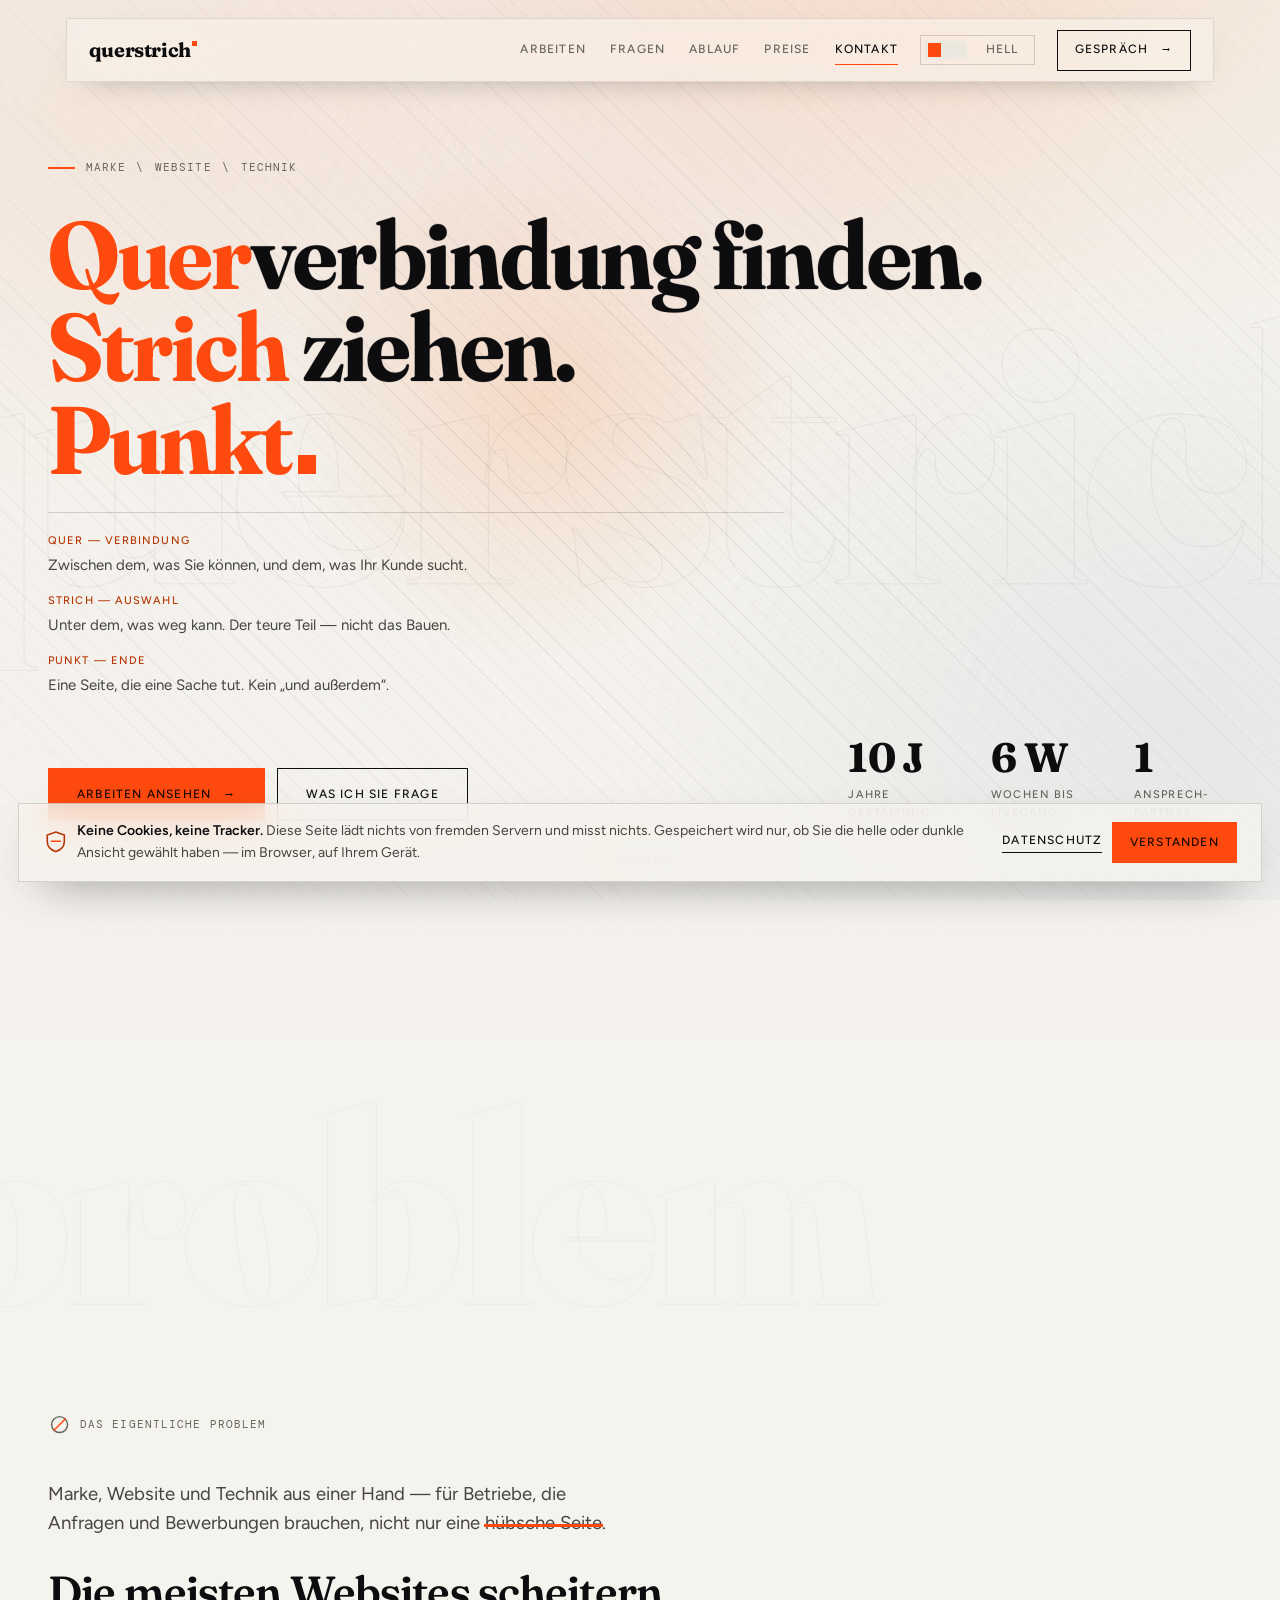
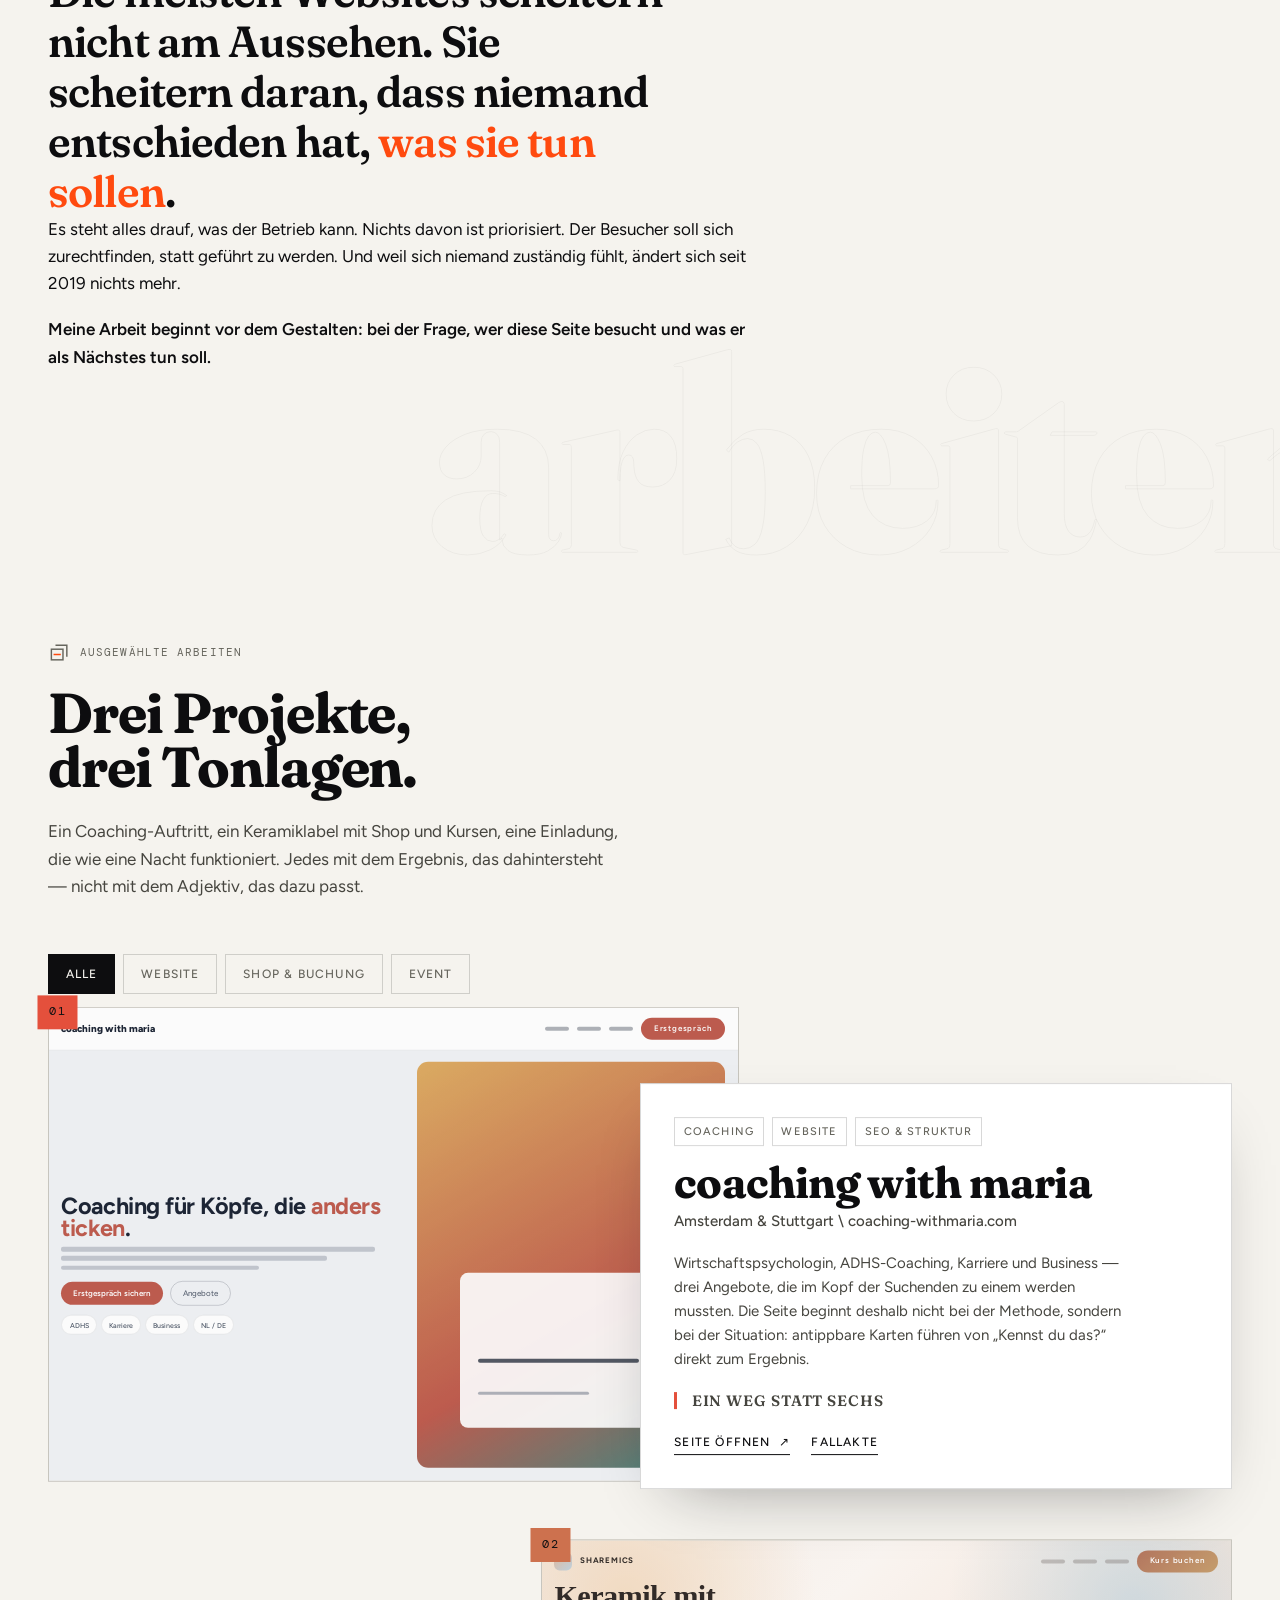
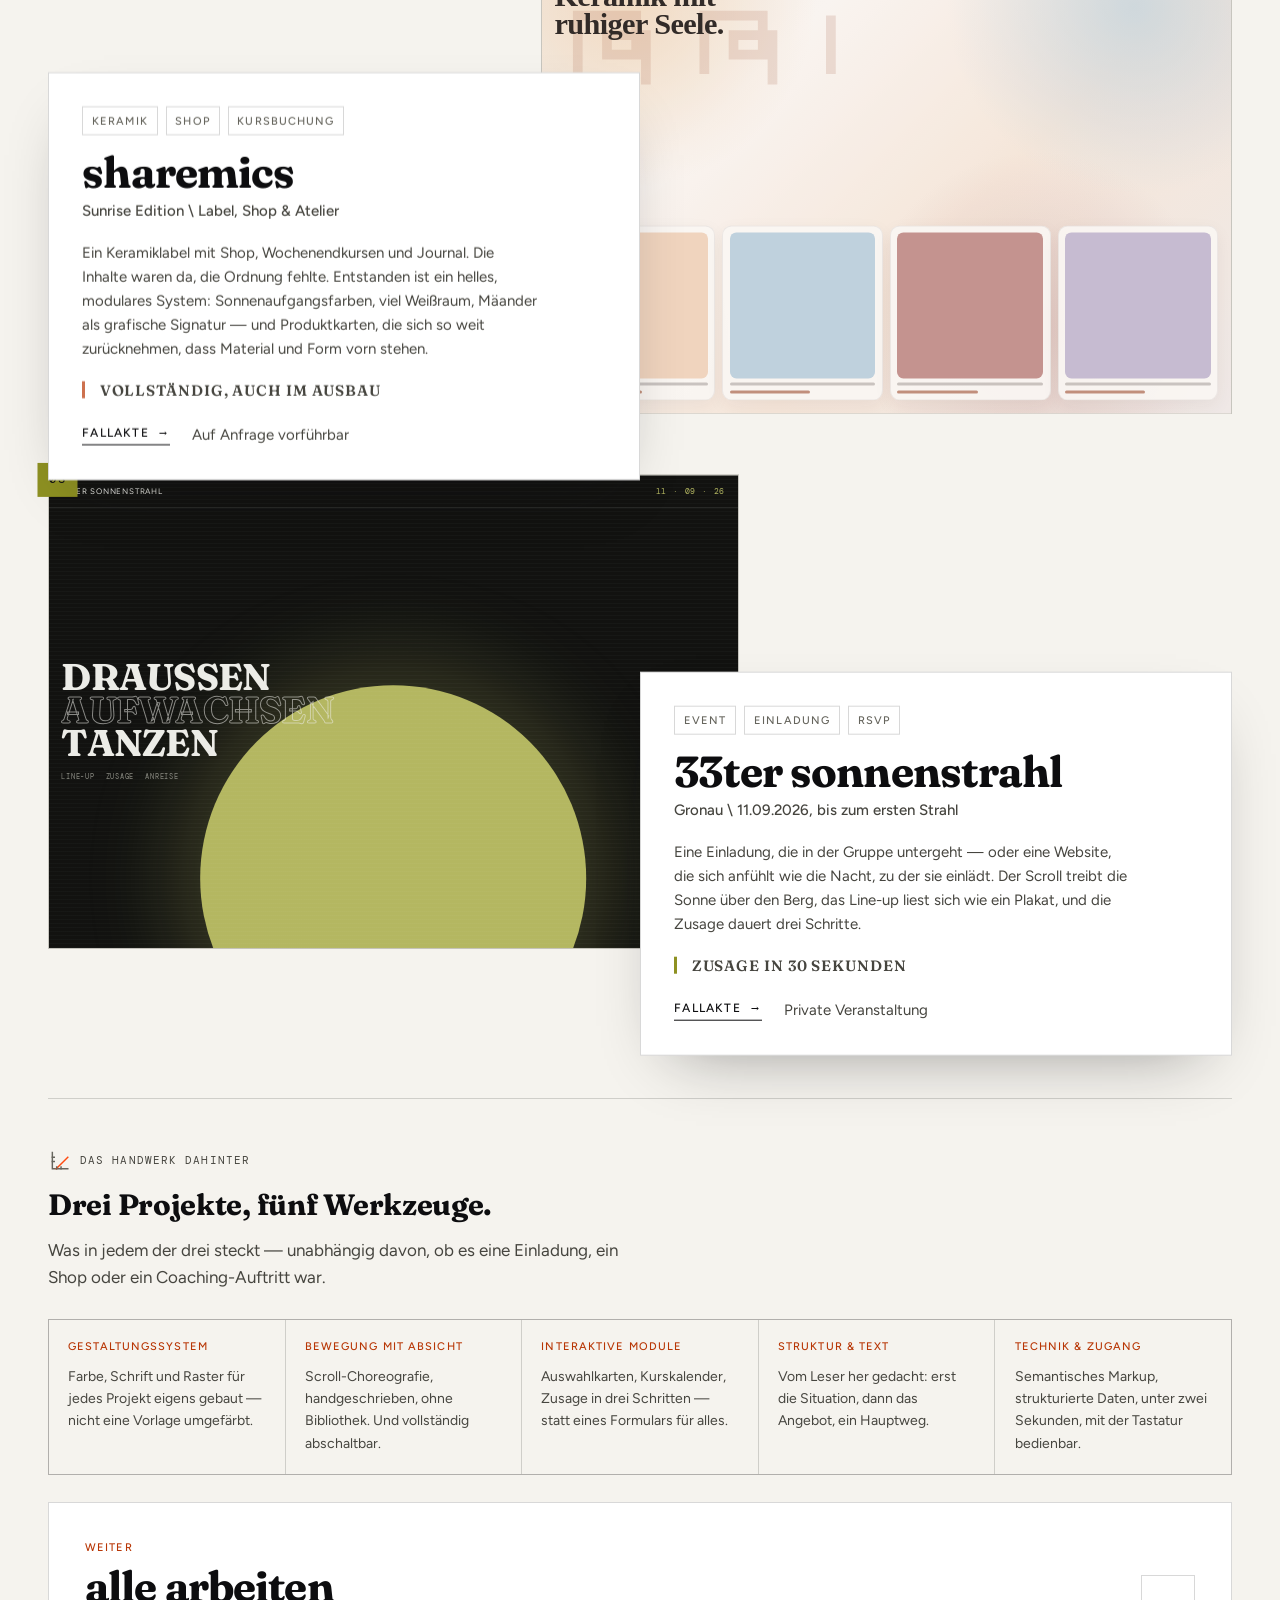
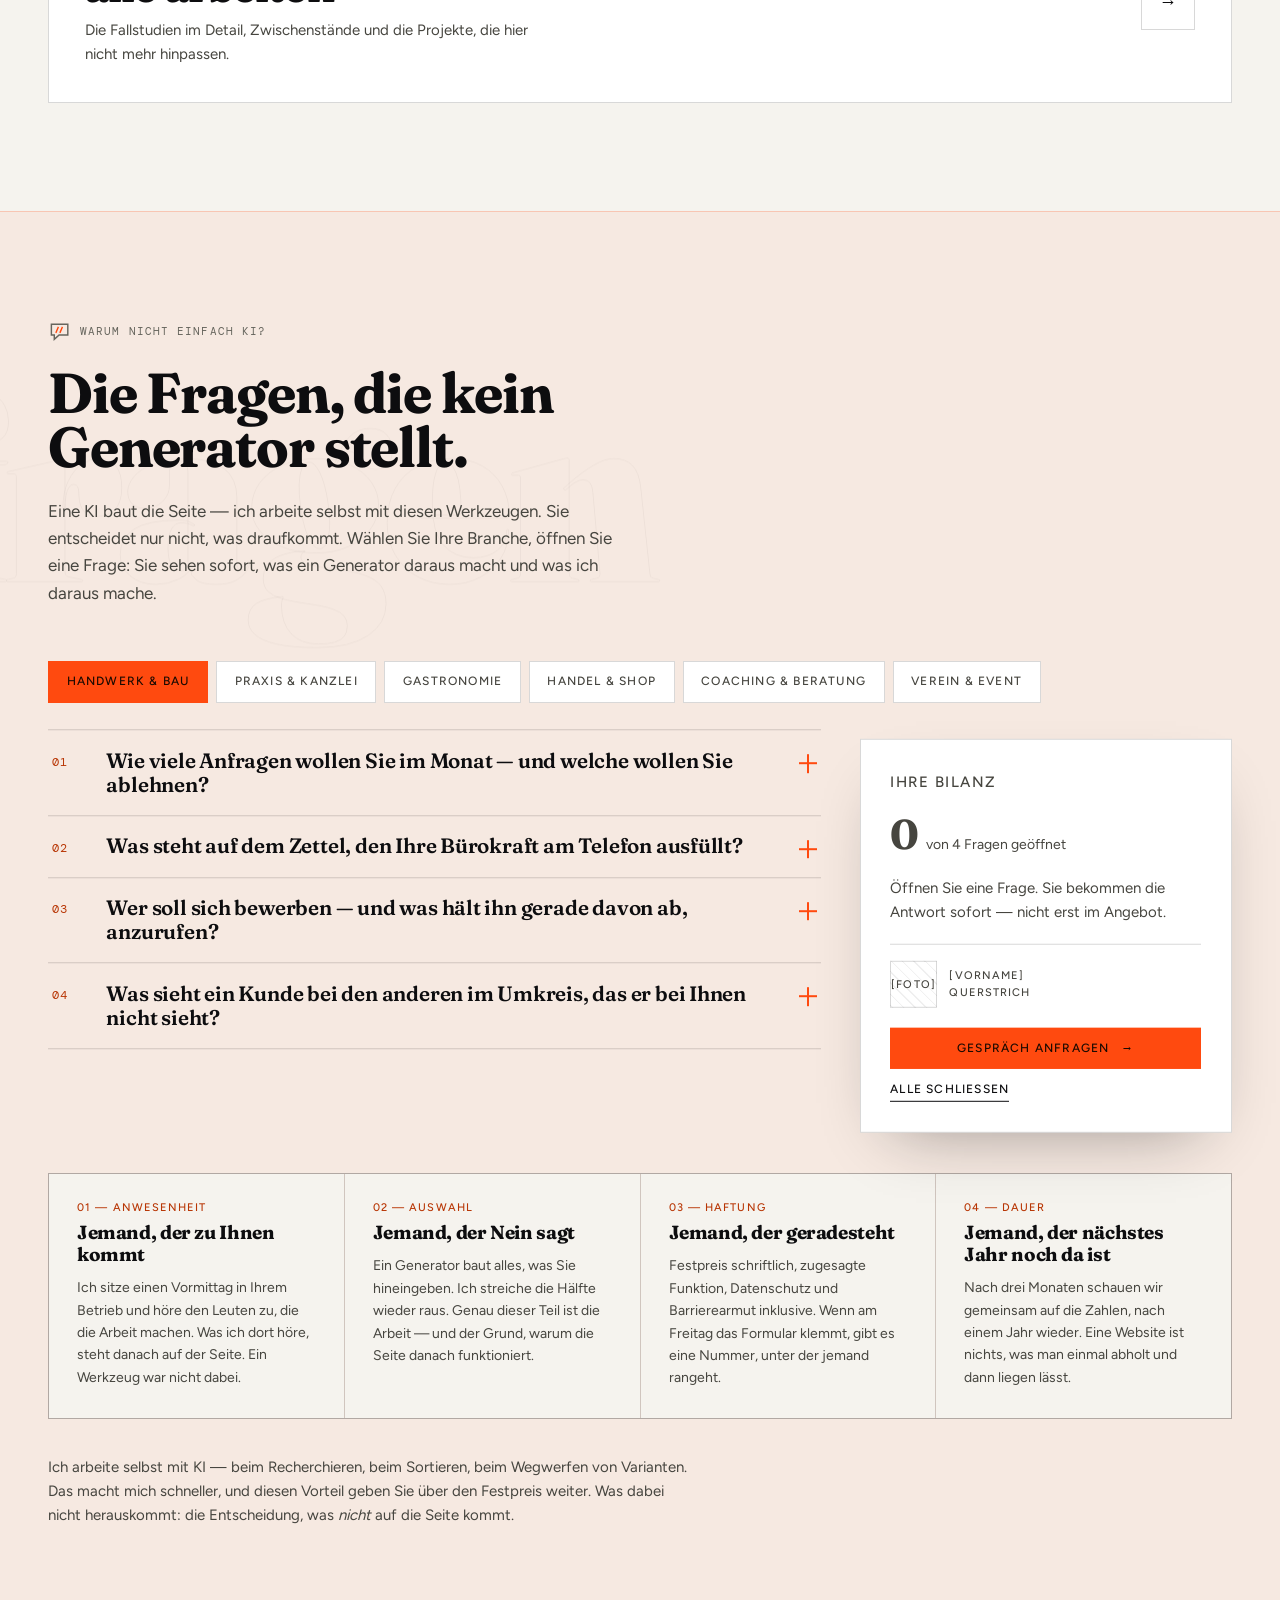
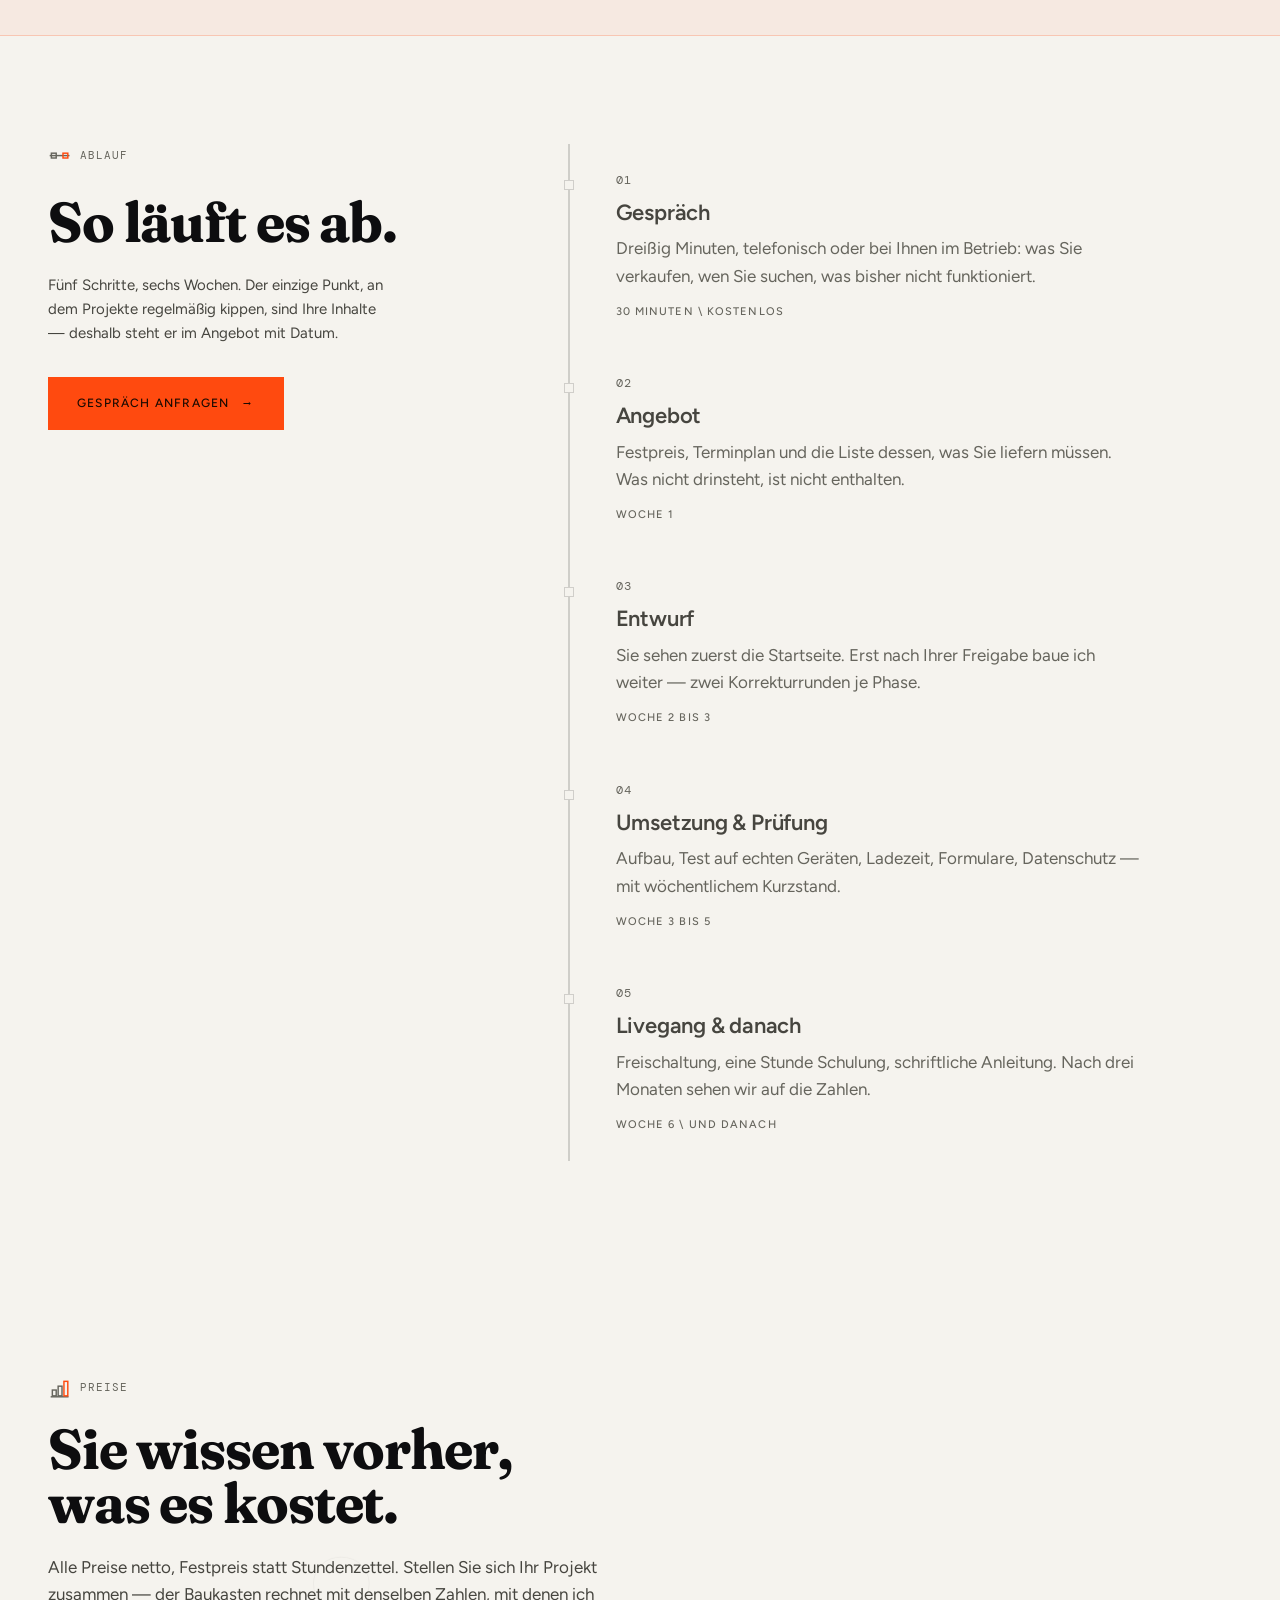
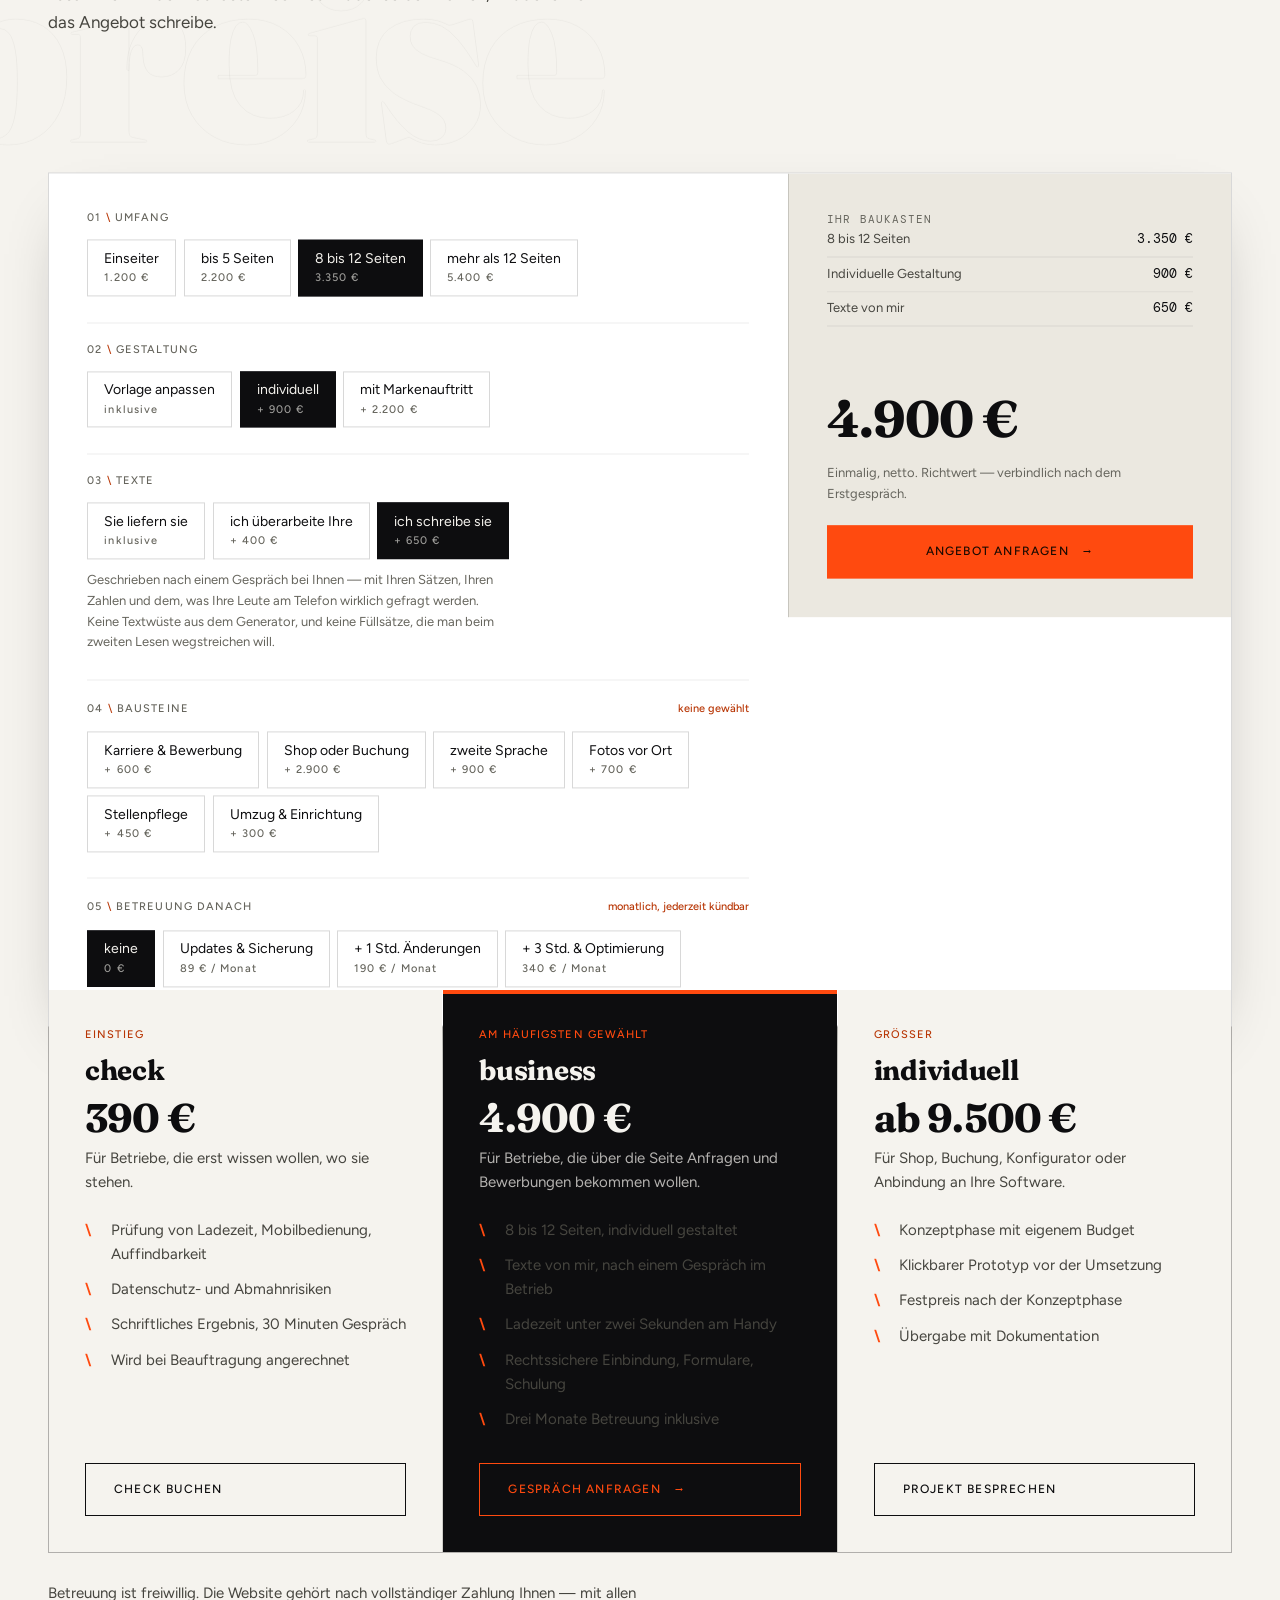
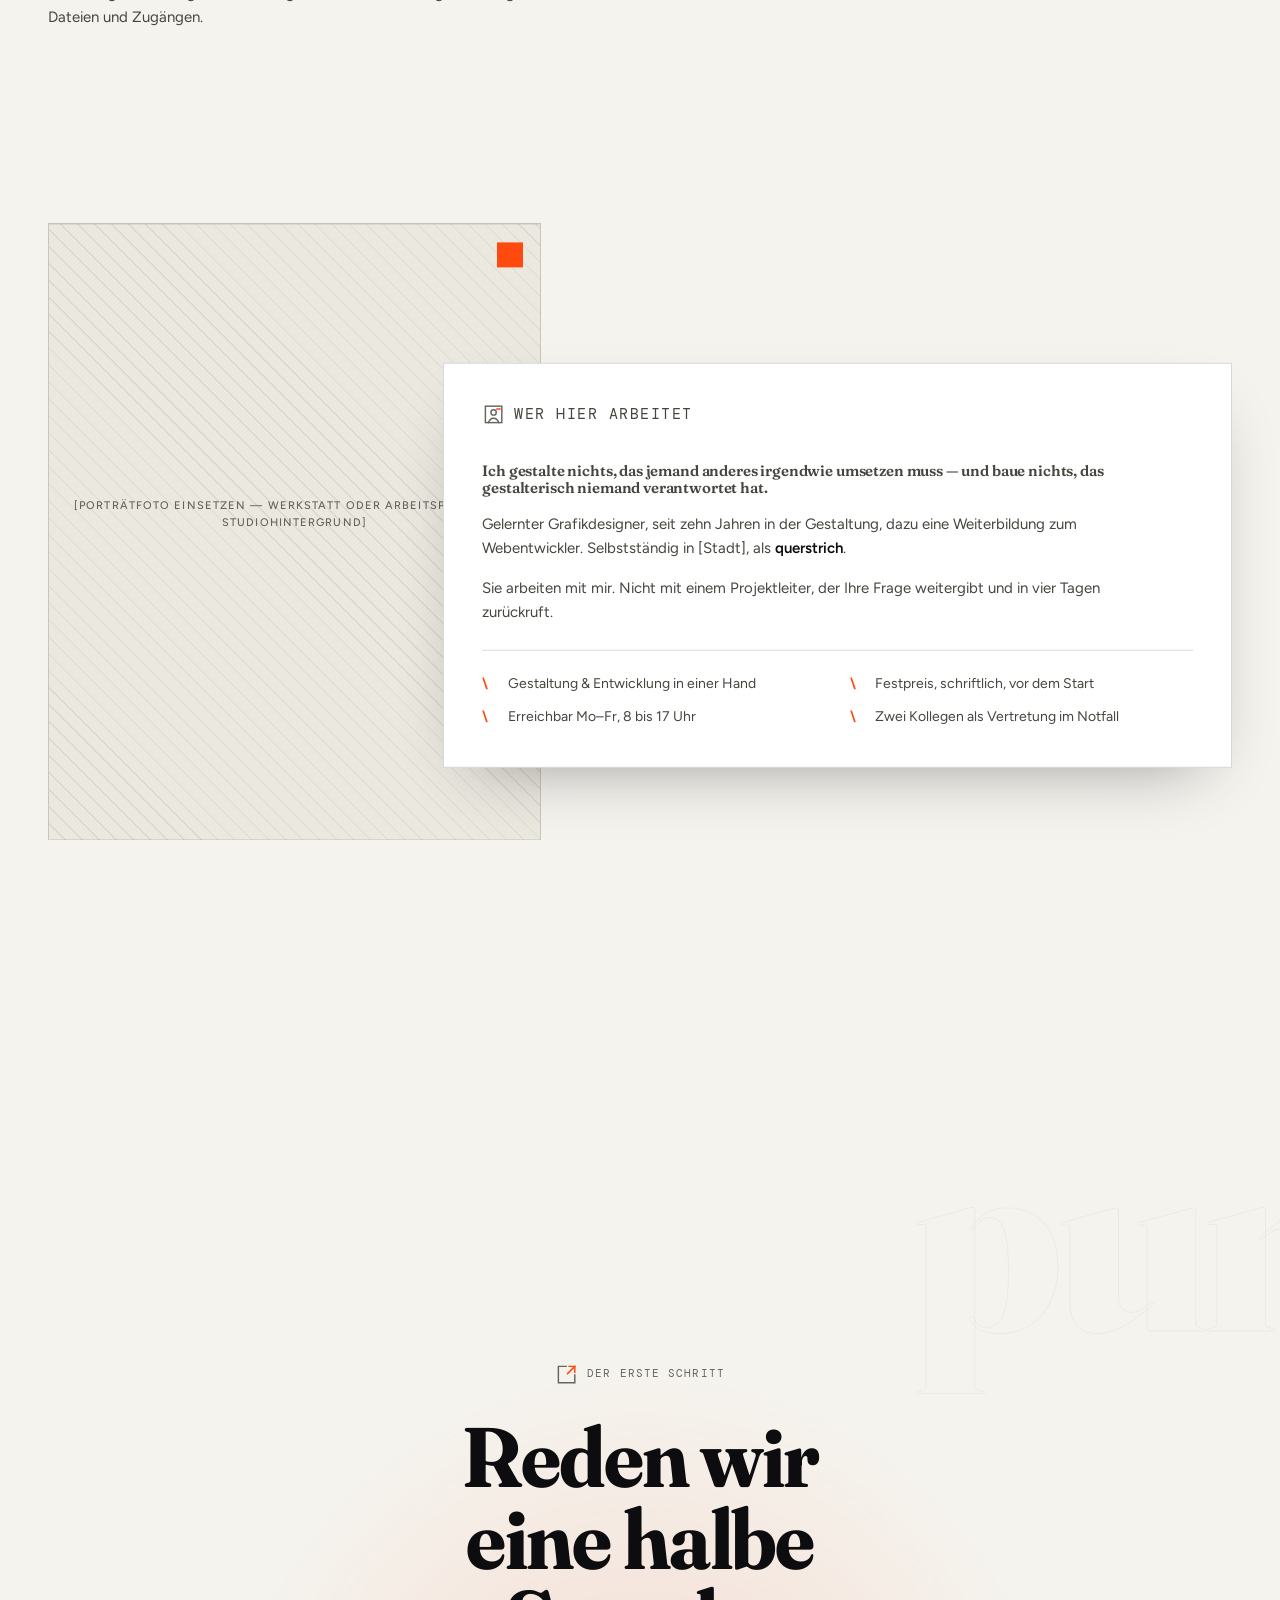
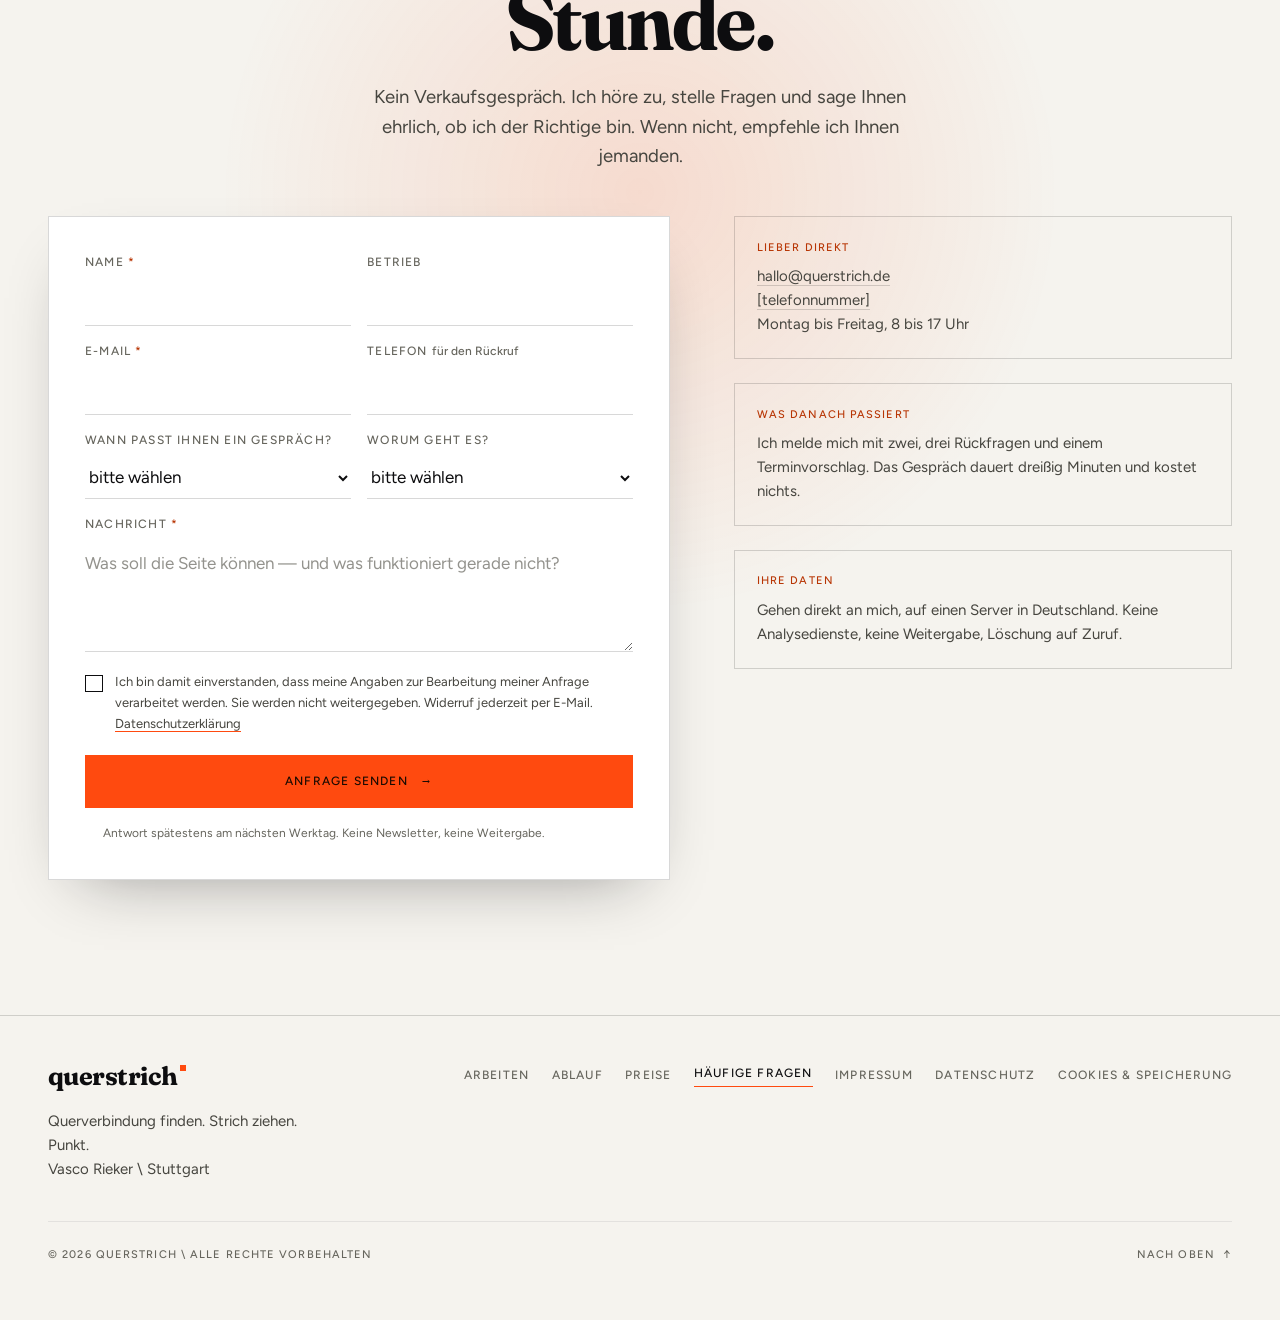
<file: index.html>
<!DOCTYPE html>
<html lang="de" data-thema="hell">
<head>
<meta charset="utf-8">
<meta name="viewport" content="width=device-width, initial-scale=1, viewport-fit=cover">
<title>querstrich — Querverbindung finden. Strich ziehen. Punkt.</title>
<meta name="description" content="Marke, Website und Technik aus einer Hand — für Betriebe, die Anfragen und Bewerbungen brauchen. Festpreis, sechs Wochen, ein Ansprechpartner.">
<!-- ────────────────────────────────────────────────────────────
     ADRESSE DER SEITE
     Aktuell: Vorschau auf GitHub Pages, bewusst auf "noindex" —
     sie soll später nicht mit der echten Domain konkurrieren.

     Beim Umzug auf die eigene Domain in ALLEN Dateien ersetzen:
       https://vroind-ausm-all.github.io/Querstrich.
       → https://www.querstrich.de
     Betrifft: index.html, datenschutz.html, impressum.html,
               sitemap.xml, robots.txt
     Danach "noindex, follow" wieder auf "index, follow" stellen.
     ──────────────────────────────────────────────────────────── -->
<meta name="theme-color" content="#F5F3EE">
<meta name="robots" content="noindex, follow">
<!-- ═══ Content-Security-Policy ═══════════════════════════════════════
     Die Richtlinie unten erlaubt NICHTS von aussen. Das ist richtig,
     solange in assets/consent.js keine Kennung eingetragen ist — dann
     laedt die Seite auch nichts. Wird ein Werkzeug eingeschaltet, muss
     hier die passende Zeile dazu, sonst blockiert der Browser das
     Script und zwar lautlos: in der Konsole steht es, im Analytics
     fehlen schlicht die Daten. Dieselbe Aenderung gehoert in die
     .htaccess, die dieselbe Richtlinie als echten Header setzt, und in
     die drei anderen HTML-Seiten.

       Plausible   script-src  https://plausible.io
                   connect-src https://plausible.io
       Matomo      script-src  https://<eigene-matomo-domain>
                   connect-src https://<eigene-matomo-domain>
       GTM / GA4   script-src  https://www.googletagmanager.com
                   connect-src https://*.google-analytics.com
                               https://*.analytics.google.com
                               https://*.googletagmanager.com
                   img-src     https://*.google-analytics.com
                               https://*.googletagmanager.com
       Google Ads  script-src  https://www.googletagmanager.com
                               https://www.googleadservices.com
                   img-src     https://googleads.g.doubleclick.net
                               https://www.google.com
                   frame-src   https://td.doubleclick.net
       Clarity     script-src  https://www.clarity.ms
                   connect-src https://*.clarity.ms
       Meta Pixel  script-src  https://connect.facebook.net
                   connect-src https://*.facebook.com
                   img-src     https://www.facebook.com
       LinkedIn    script-src  https://snap.licdn.com
                   connect-src https://px.ads.linkedin.com
                   img-src     https://px.ads.linkedin.com
       Brevo       script-src  https://cdn.brevo.com
                   connect-src https://*.brevo.com
       HubSpot     script-src  https://js-eu1.hs-scripts.com
                               https://js-eu1.hsadspixel.net
                   connect-src https://*.hubspot.com https://*.hubapi.com
                   img-src     https://*.hubspot.com
       YouTube     frame-src   https://www.youtube-nocookie.com

     connect-src steht derzeit auf 'none'. Sobald irgendein Werkzeug
     laeuft, muss daraus 'self' plus die noetigen Ziele werden —
     'none' verbietet jede Messanfrage.
     ════════════════════════════════════════════════════════════════ -->
<meta http-equiv="Content-Security-Policy" content="default-src 'self'; style-src 'self' 'unsafe-inline'; script-src 'self' 'unsafe-inline'; img-src 'self' data:; font-src 'self'; connect-src 'none'; form-action 'self'; base-uri 'none'; object-src 'none'; frame-src 'none'">
<meta name="referrer" content="strict-origin-when-cross-origin">
<link rel="canonical" href="https://vroind-ausm-all.github.io/Querstrich./">
<meta name="author" content="querstrich">
<!-- Die Displayschrift traegt die Ueberschrift und damit das LCP-Element. Mit
     font-display:optional hat der Browser nur ein kurzes Zeitfenster, sie zu
     nutzen — ohne Preload verpasst er es auf langsamen Verbindungen und die
     Seite bleibt bei der Ersatzschrift. Nur der Latin-Schnitt, latin-ext wird
     auf dieser Seite nicht gebraucht. -->
<link rel="preload" href="assets/fonts/fraunces-latin.woff2" as="font" type="font/woff2" crossorigin>
<link rel="icon" href="data:image/svg+xml,%3Csvg xmlns='http://www.w3.org/2000/svg' viewBox='0 0 64 64'%3E%3Cstyle%3E.b%7Bfill:%23141416%7D.s%7Bfill:%23F7F5F0%7D@media(prefers-color-scheme:dark)%7B.b%7Bfill:%23F4F3EF%7D.s%7Bfill:%230B0B0D%7D%7D%3C/style%3E%3Cpath class='b' d='M32 4C17 4 6 15.4 6 30.2s11 26.2 26 26.2c3.9 0 7.6-.8 10.9-2.3l7.7 4.4c2.6 1.5 5.6-1.4 4.1-4l-4.1-7.1C55.1 42.6 58 36.8 58 30.2 58 15.4 47 4 32 4Z'/%3E%3Cg class='s' transform='skewX(-14)'%3E%3Crect x='28.5' y='16' width='8.6' height='30' rx='2.4'/%3E%3Crect x='42' y='16' width='8.6' height='30' rx='2.4'/%3E%3C/g%3E%3C/svg%3E">

<meta property="og:type" content="website">
<meta property="og:locale" content="de_DE">
<meta property="og:site_name" content="querstrich">
<meta property="og:title" content="querstrich — Querverbindung finden. Strich ziehen. Punkt.">
<meta property="og:description" content="Marke, Website und Technik aus einer Hand. Festpreis, sechs Wochen, ein Ansprechpartner.">
<meta property="og:url" content="https://vroind-ausm-all.github.io/Querstrich./">
<meta property="og:image" content="https://vroind-ausm-all.github.io/Querstrich./assets/og-image.png">
<meta property="og:image:width" content="1200">
<meta property="og:image:height" content="630">
<meta property="og:image:alt" content="querstrich — Querverbindung finden. Strich ziehen. Punkt.">
<meta name="twitter:card" content="summary_large_image">
<meta name="twitter:title" content="querstrich — Querverbindung finden. Strich ziehen. Punkt.">
<meta name="twitter:description" content="Marke, Website und Technik aus einer Hand. Festpreis, sechs Wochen, ein Ansprechpartner.">
<meta name="twitter:image" content="https://vroind-ausm-all.github.io/Querstrich./assets/og-image.png">

<!--
  ────────────────────────────────────────────────────────────
  VOR DEM LIVEGANG
  1. Schriften lokal einbinden statt von Google laden (DSGVO).
  2. Alle [Platzhalter] ersetzen (Name, Telefon, Anschrift, Stadt, Porträt).
  3. Impressum und Datenschutzerklärung anlegen und verlinken.
  4. og:image und Favicon ergänzen.
  ────────────────────────────────────────────────────────────
-->

<script type="application/ld+json">
{
  "@context": "https://schema.org",
  "@graph": [
    {
      "@type": "ProfessionalService",
      "@id": "https://vroind-ausm-all.github.io/Querstrich./#betrieb",
      "name": "querstrich",
      "description": "Marke, Website und Technik aus einer Hand. Markenauftritte und Websites für Betriebe, die Anfragen und Bewerbungen brauchen.",
      "url": "https://vroind-ausm-all.github.io/Querstrich./",
      "image": "https://vroind-ausm-all.github.io/Querstrich./assets/og-image.png",
      "priceRange": "€€",
      "areaServed": [
        { "@type": "Country", "name": "Deutschland" },
        { "@type": "City", "name": "Stuttgart" }
      ],
      "founder": { "@id": "https://vroind-ausm-all.github.io/Querstrich./#person" },
      "knowsAbout": [
        "Markenauftritt", "Webdesign", "Webentwicklung",
        "Barrierearmut", "Suchmaschinenoptimierung", "Datenschutz"
      ],
      "openingHoursSpecification": {
        "@type": "OpeningHoursSpecification",
        "dayOfWeek": ["Monday","Tuesday","Wednesday","Thursday","Friday"],
        "opens": "08:00", "closes": "17:00"
      },
      "hasOfferCatalog": {
        "@type": "OfferCatalog",
        "name": "Pakete",
        "itemListElement": [
          { "@type": "Offer", "name": "check",      "price": "390",  "priceCurrency": "EUR",
            "description": "Prüfung von Ladezeit, Mobilbedienung, Auffindbarkeit und Datenschutzrisiken." },
          { "@type": "Offer", "name": "business",   "price": "4900", "priceCurrency": "EUR",
            "description": "8 bis 12 Seiten, individuell gestaltet, Texte nach einem Gespräch im Betrieb." },
          { "@type": "Offer", "name": "individuell","price": "9500", "priceCurrency": "EUR",
            "description": "Shop, Buchung oder Anbindung an Ihre Software, mit eigener Konzeptphase.",
            "priceSpecification": { "@type": "PriceSpecification", "minPrice": "9500", "priceCurrency": "EUR" } }
        ]
      }
    },
    {
      "@type": "Person",
      "@id": "https://vroind-ausm-all.github.io/Querstrich./#person",
      "name": "Vasco Rieker",
      "jobTitle": "Grafikdesigner und Webentwickler",
      "worksFor": { "@id": "https://vroind-ausm-all.github.io/Querstrich./#betrieb" }
    },
    {
      "@type": "WebSite",
      "@id": "https://vroind-ausm-all.github.io/Querstrich./#website",
      "url": "https://vroind-ausm-all.github.io/Querstrich./",
      "name": "querstrich",
      "inLanguage": "de-DE",
      "publisher": { "@id": "https://vroind-ausm-all.github.io/Querstrich./#betrieb" }
    }
  ]
}
</script>

<script>
/* Ansicht vor dem ersten Anstrich setzen — kein Aufblitzen der falschen Fassung. */
(function(){try{var t=localStorage.getItem('qs-thema');if(t==='hell'||t==='dunkel')document.documentElement.dataset.thema=t;}catch(e){}})();
</script>

<!-- Schriften liegen auf dem eigenen Server. Keine Verbindung zu Dritten,
     keine IP-Übertragung, kein Einwilligungsbedarf. SIL Open Font License. -->
<!-- Kein Font-Preload: Das Stylesheet steht inline im Dokument, der Browser
     findet die @font-face-Regeln also schon beim ersten Parsen. Ein Preload
     brächte hier nichts und schlüge beim lokalen Öffnen über file:// an der
     CORS-Regel für Schriften fehl. -->

<style>
/* ═══════════════════════════════════════════════════════════
   0 — SCHRIFTEN (lokal, DSGVO)
   ═══════════════════════════════════════════════════════════
   Fraunces traegt die Ueberschriften: eine Serifenschrift mit
   optischer Groessenachse und zwei Achsen, die es sonst kaum gibt —
   SOFT rundet die Ecken, WONK schaltet schraege, handgeschnittene
   Alternativformen. Genau das macht sie warm statt technisch, und es
   passt zur Aussage der Seite: hier hat ein Mensch gearbeitet, kein
   Generator. Figtree daneben ist eine humanistische Grotesk mit
   offenen Formen und freundlichen Rundungen.

   Beide liegen lokal. Sie stammen von Google Fonts, werden aber NICHT
   von dort geladen — siehe README, "Schriften lokal einbinden".
   ═══════════════════════════════════════════════════════════ */
@font-face {
  font-family: 'Fraunces';
  font-style: normal;
  font-weight: 300 900;
  font-display: optional;
  src: url(assets/fonts/fraunces-latin.woff2) format('woff2');
  unicode-range: U+0000-00FF,U+0131,U+0152-0153,U+02BB-02BC,U+02C6,U+02DA,U+02DC,U+0304,U+0308,U+0329,U+2000-206F,U+20AC,U+2122,U+2191,U+2193,U+2212,U+2215,U+FEFF,U+FFFD;
}
@font-face {
  font-family: 'Fraunces';
  font-style: normal;
  font-weight: 300 900;
  font-display: optional;
  src: url(assets/fonts/fraunces-latin-ext.woff2) format('woff2');
  unicode-range: U+0100-02BA,U+02BD-02C5,U+02C7-02CC,U+02CE-02D7,U+02DD-02FF,U+0304,U+0308,U+0329,U+1D00-1DBF,U+1E00-1E9F,U+1EF2-1EFF,U+2020,U+20A0-20AB,U+20AD-20C0,U+2113,U+2C60-2C7F,U+A720-A7FF;
}
@font-face {
  font-family: 'Figtree';
  font-style: normal;
  font-weight: 300 900;
  font-display: swap;
  src: url(assets/fonts/figtree-latin.woff2) format('woff2');
  unicode-range: U+0000-00FF,U+0131,U+0152-0153,U+02BB-02BC,U+02C6,U+02DA,U+02DC,U+0304,U+0308,U+0329,U+2000-206F,U+20AC,U+2122,U+2191,U+2193,U+2212,U+2215,U+FEFF,U+FFFD;
}
@font-face {
  font-family: 'Figtree';
  font-style: normal;
  font-weight: 300 900;
  font-display: swap;
  src: url(assets/fonts/figtree-latin-ext.woff2) format('woff2');
  unicode-range: U+0100-02BA,U+02BD-02C5,U+02C7-02CC,U+02CE-02D7,U+02DD-02FF,U+0304,U+0308,U+0329,U+1D00-1DBF,U+1E00-1E9F,U+1EF2-1EFF,U+2020,U+20A0-20AB,U+20AD-20C0,U+2113,U+2C60-2C7F,U+A720-A7FF;
}
@font-face {
  font-family: 'DM Mono';
  font-style: normal;
  font-weight: 400;
  font-display: swap;
  src: url(assets/fonts/dm-mono-latin.woff2) format('woff2');
  unicode-range: U+0000-00FF,U+0131,U+0152-0153,U+02BB-02BC,U+02C6,U+02DA,U+02DC,U+0304,U+0308,U+0329,U+2000-206F,U+20AC,U+2122,U+2191,U+2193,U+2212,U+2215,U+FEFF,U+FFFD;
}
@font-face {
  font-family: 'DM Mono';
  font-style: normal;
  font-weight: 400;
  font-display: swap;
  src: url(assets/fonts/dm-mono-latin-ext.woff2) format('woff2');
  unicode-range: U+0100-02BA,U+02BD-02C5,U+02C7-02CC,U+02CE-02D7,U+02DD-02FF,U+0304,U+0308,U+0329,U+1D00-1DBF,U+1E00-1E9F,U+1EF2-1EFF,U+2020,U+20A0-20AB,U+20AD-20C0,U+2113,U+2C60-2C7F,U+A720-A7FF;
}

/* Ersatzschriften in der Breite angeglichen. Die Werte sind gegen die
   Schrift gemessen, die auf dem Testsystem tatsaechlich aufgeloest
   wird — nicht geschaetzt. Hoehen-Overrides bleiben bewusst weg:
   geratene Werte hatten den Layout-Sprung frueher vergroessert. */
@font-face{
  font-family:'Fraunces Fallback';
  src:local('Georgia'), local('Times New Roman'), local('Liberation Serif');
  size-adjust:100%;
}
@font-face{
  font-family:'Figtree Fallback';
  src:local('Arial'), local('Helvetica'), local('Liberation Sans');
  size-adjust:100%;
}

/* ═══════════════════════════════════════════════════════════
   1 — TOKEN & ANSICHTEN
   ═══════════════════════════════════════════════════════════ */
:root{
  --geist-linie:rgba(17,17,19,.0425);   /* 15 % durchsichtiger als zuvor (.05) */
  /* Die Kontur stand ueberall fest auf 1px. Weil die Buchstaben je nach
     Stelle 82 bis 400 px gross sind, schwankte ihr Gewicht um das
     Fuenffache: 2,5 ‰ der Buchstabengroesse im Hero am Rechner,
     12,2 ‰ bei den kleinen Woertern am Telefon. Dieselbe Sache wirkte
     dadurch mal zart, mal plump. Jetzt haengt sie an der Groesse —
     mit einer Untergrenze, weil eine Kontur unter einem halben Pixel
     nur noch flimmert. */
  --geist-strich:max(.6px, .0035em);
  /* helle Fassung (Standard) */
  --papier:#F5F3EE;
  --papier-2:#FFFFFF;
  --papier-3:#EBE8E0;
  --tinte:#0D0D0F;
  --tinte-2:#46453F;
  --tinte-3:#66655D;   /* 5,27:1 auf --papier, 4,52:1 auf dem waermsten Punkt des Grundes */
  --linie:rgba(13,13,15,.16);
  --linie-s:rgba(13,13,15,.07);
  --akzent:#FF4A0F;
  --akzent-text:#B83605;  /* 5,30:1 auf --papier, 4,55:1 auf dem waermsten Punkt */
  --auf-akzent:#1A0A02;   /* dunkel auf Orange: 5,9:1 statt 3,4:1 bei Weiß */
  --glut:rgba(255,74,15,.07);
  --korn-opa:.04;
  --korn-mix:multiply;
  /* Warmer Grund. Der reine Papierton wirkte karg — drei sehr flache
     Farbfelder geben ihm Tiefe, ohne dass irgendwo eine Kante entsteht.
     Die Werte sind bewusst niedrig: Sie sollen den Untergrund waermen,
     nicht den Text bedraengen. Der Kontrast bleibt nachgemessen gleich. */
  --grund-1:rgba(255,168,110,.22);
  --grund-2:rgba(255,120,60,.10);
  --grund-3:rgba(120,150,190,.10);
  --licht-farbe:rgba(255,142,70,.20);
  --schatten:0 26px 64px -34px rgba(17,17,19,.45);
  --schatten-s:0 10px 30px -18px rgba(17,17,19,.4);

  --display:"Fraunces","Fraunces Fallback",Georgia,"Times New Roman",serif;
  --sans:"Figtree","Figtree Fallback",-apple-system,BlinkMacSystemFont,"Segoe UI",sans-serif;
  --mono:"DM Mono",ui-monospace,Menlo,monospace;

  /* Fraunces' eigene Achsen statt einer Breitenachse: SOFT rundet die
     Ecken ab, WONK schaltet die schraegen, handgeschnittenen
     Alternativformen. Zusammen nehmen sie der Serifenschrift das
     Steife, ohne sie verspielt zu machen. */
  --wonk:"SOFT" 40, "WONK" 1;

  /* ── Typografische Skala ──────────────────────────────────────────
     Eine Stufenleiter statt frei gewaehlter Werte. Vorher waren 48
     verschiedene font-size-Werte im Einsatz, zehn davon zwischen
     0,58rem und 0,75rem — Unterschiede, die niemand als Absicht liest,
     aber jeder als Unruhe sieht. Basis 17px, Verhaeltnis rund 1,14 im
     Kleinen und 1,18 im Grossen (kleine Terz, nach unten gestaucht,
     damit die UI-Groessen nicht auseinanderfallen).
     Untergrenze ist bewusst 11px: darunter faellt gesperrte
     Versalschrift auseinander.                                        */
  --t-3xs:.6875rem;   /* 11px — nur gesperrte Versalien   */
  --t-2xs:.75rem;     /* 12px */
  --t-xs:.8125rem;    /* 13px */
  --t-s:.875rem;      /* 14px */
  --t-m:.9375rem;     /* 15px */
  --t-base:1.0625rem; /* 17px — Fliesstext                */
  --t-l:1.1875rem;    /* 19px */
  --t-xl:1.375rem;    /* 22px */

  /* ── Laufweite ────────────────────────────────────────────────────
     Sperrung ist eine Funktion der Groesse, kein Dekor: grosse Grade
     brauchen Minus, gesperrte Versalien ein Plus. Vorher 19 Werte,
     darunter .14/.15/.16/.18/.2/.22/.24em — sieben Varianten
     derselben Absicht.                                               */
  --sp-display:-.02em;
  --sp-eng:-.01em;
  --sp-ui:0;
  --sp-versal:.1em;   /* gesperrte Versalien ab 11px       */
  --sp-versal-s:.06em;/* gesperrte Versalien ab 13px       */

  /* ── Zeilenabstand ────────────────────────────────────────────────
     Vier Werte statt 19.                                             */
  --lh-display:.96;
  --lh-eins:1;      /* einzeilige Marken und Zahlen */
  --lh-eng:1.15;
  --lh-ui:1.3;
  --lh-text:1.6;

  /* Fraunces hat keine Breitenachse — font-stretch waere hier
     wirkungslos oder wuerde vom Browser synthetisiert. Der Token
     bleibt auf "normal", damit keine Regel ins Leere greift. */
  --breite:normal;

  --wrap:80rem;
  --gutter:clamp(1.25rem,4vw,3rem);
  --kopf-luft:clamp(.7rem,1.6vw,1.15rem);
  --kopf-hoehe:4.2rem;
  --ease:cubic-bezier(.76,0,.24,1);
  --ease-out:cubic-bezier(.2,.8,.2,1);
}
/* dunkle Fassung */
[data-thema="dunkel"]{
  --geist-linie:rgba(244,243,239,.0595); /* 15 % durchsichtiger als zuvor (.07) */
  --papier:#0B0B0D;
  --papier-2:#131317;
  --papier-3:#1B1B21;
  --tinte:#F4F3EF;
  --tinte-2:#A8A79E;
  --tinte-3:#88877F;   /* 5,47:1 auf --papier, 4,54:1 auf dem waermsten Punkt des Grundes */
  --linie:rgba(244,243,239,.15);
  --linie-s:rgba(244,243,239,.07);
  --akzent:#FF5A22;
  --akzent-text:#FF7C4A;
  --auf-akzent:#0B0B0D;
  --glut:rgba(255,74,15,.17);
  --korn-opa:.05;
  --korn-mix:screen;
  --grund-1:rgba(255,110,50,.10);
  --grund-2:rgba(255,80,30,.07);
  --grund-3:rgba(80,120,190,.09);
  --licht-farbe:rgba(255,120,55,.14);
  --schatten:0 26px 70px -30px rgba(0,0,0,.85);
  --schatten-s:0 10px 34px -18px rgba(0,0,0,.8);
}
/* ═══════════════════════════════════════════════════════════
   2 — BASIS
   ═══════════════════════════════════════════════════════════ */
*,*::before,*::after{box-sizing:border-box;margin:0;padding:0}
html{-webkit-text-size-adjust:100%;scroll-behavior:smooth;background:var(--papier);overflow-x:clip}
body{
  background:var(--papier);color:var(--tinte);
  font-family:var(--sans);font-size:var(--t-base);line-height:var(--lh-text);
  -webkit-font-smoothing:antialiased;text-rendering:optimizeLegibility;
  overflow-x:hidden;overflow-x:clip;
  transition:background .5s ease,color .5s ease;
}
body.gesperrt{overflow:hidden}
img,svg{display:block;max-width:100%}
a{color:inherit;text-decoration:none}
button,input,select,textarea{font:inherit;color:inherit}
button{background:none;border:0;cursor:pointer}
::selection{background:var(--akzent);color:var(--auf-akzent)}
:focus-visible{outline:2px solid var(--akzent);outline-offset:4px;border-radius:2px}

.wrap{width:min(var(--wrap),100% - var(--gutter)*2);margin-inline:auto;position:relative}
.wrap--schmal{width:min(52rem,100% - var(--gutter)*2)}
section{position:relative;scroll-margin-top:5.5rem;overflow-x:clip}
/* overflow-x:clip beschneidet die Geisterwörter, ohne position:sticky zu brechen —
   overflow:hidden würde hier den Hero und die Ablaufspalte lahmlegen. */
.bereich{padding:clamp(4.5rem,12vh,9.5rem) 0}
.nur-sr{position:absolute;width:1px;height:1px;overflow:hidden;clip:rect(0 0 0 0);white-space:nowrap}

/* ── Typografie ────────────────────────────────────────── */
/* Alle drei Grade teilen Familie, Gewicht, Breite und Laufweite — sie
   sollen als eine Schrift in drei Groessen lesbar sein, nicht als drei
   verwandte Schriften. Nur der Zeilenabstand oeffnet sich nach unten:
   je kleiner der Grad, desto mehr Luft braucht die Zeile. */
.d1,.d2,.d3{
  font-family:var(--display);font-weight:700;
  font-optical-sizing:auto;font-variation-settings:var(--wonk);
  letter-spacing:var(--sp-display);
}
.d1{font-size:clamp(2.25rem,6.6vw,5.6rem);line-height:var(--lh-display)}
.d2{font-size:clamp(1.85rem,4.4vw,3.6rem);line-height:var(--lh-display)}
.d3{font-size:clamp(1.35rem,2.3vw,1.95rem);line-height:var(--lh-eng);letter-spacing:var(--sp-eng)}
h3{font-family:var(--sans);font-weight:600;font-size:var(--t-l);line-height:var(--lh-ui);letter-spacing:var(--sp-eng)}
p{max-width:64ch}
.lead{font-size:clamp(1.0625rem,1.45vw,1.3125rem);line-height:var(--lh-text);color:var(--tinte-2);max-width:48ch}
.klein{font-size:var(--t-m);line-height:var(--lh-text);color:var(--tinte-2)}
.mini{font-family:var(--sans);font-weight:500;font-size:var(--t-3xs);letter-spacing:var(--sp-versal);text-transform:uppercase;color:var(--tinte-3)}
/* Die Abschnittsmarke ist die einzige Stelle, an der die Monospace noch
   steht. Sie markiert damit genau eine Sache — den Einstieg in einen
   Abschnitt — statt wie zuvor die halbe Oberflaeche zu tragen. */
.label{
  font-family:var(--mono);font-size:var(--t-3xs);letter-spacing:var(--sp-versal);text-transform:uppercase;
  color:var(--tinte-3);display:inline-flex;align-items:center;gap:.65rem;
}
.label::before{content:"";width:1.7rem;height:2px;background:var(--akzent);flex:none}
.label--nackt::before{display:none}
/* Abschnittsmarke: das Piktogramm ersetzt den Strich, trägt ihn aber
   als Akzentelement in sich weiter. */
.sprite{position:absolute;width:0;height:0;overflow:hidden}
.label--ic::before{display:none}
.ic{width:1.45rem;height:1.45rem;flex:none;color:var(--tinte-3);transition:color .35s ease}
.label--ic{gap:.55rem}
.label--ic:hover .ic,section:hover .ic{color:var(--tinte-2)}
.o{color:var(--akzent-text)}
strong{font-weight:600;color:var(--tinte)}

/* Querstrich durch ein Wort */
.strich{position:relative;display:inline-block;white-space:nowrap}
.strich::after{
  content:"";position:absolute;left:-.06em;right:-.06em;top:54%;height:.12em;
  background:var(--akzent);transform:scaleX(0);transform-origin:left;
  transition:transform .7s var(--ease) .3s;
}
.strich.an::after,.in .strich::after{transform:scaleX(1)}

/* ═══════════════════════════════════════════════════════════
   3 — MARKE & ANSICHTSSCHALTER
   ═══════════════════════════════════════════════════════════ */
.marke{
  display:inline-flex;align-items:flex-start;gap:.08em;
  font-family:var(--display);font-weight:700;font-optical-sizing:auto;font-variation-settings:var(--wonk);
  letter-spacing:var(--sp-display);line-height:var(--lh-eins);text-transform:lowercase;
}
.marke-q{display:block;position:relative}
.marke-sq{
  display:block;width:.23em;height:.23em;background:var(--akzent);flex:none;margin-top:.05em;
  transition:transform .45s var(--ease-out);
}
.marke:hover .marke-sq{transform:translateY(-.14em) rotate(45deg)}

.schalter{
  display:inline-flex;align-items:center;gap:.5rem;padding:.3rem;
  border:1px solid var(--linie);flex:none;
}
.schalter-spur{position:relative;width:2.6rem;height:1.15rem;background:var(--papier-3);flex:none}
.schalter-knopf{
  position:absolute;top:.15rem;left:.15rem;width:.85rem;height:.85rem;background:var(--akzent);
  transition:transform .38s var(--ease);
}
[data-thema="dunkel"] .schalter-knopf{transform:translateX(1.45rem)}
.schalter-txt{font-family:var(--sans);font-weight:500;font-size:var(--t-2xs);letter-spacing:var(--sp-versal);text-transform:uppercase;color:var(--tinte-3);min-width:3.4rem}
.schalter:hover{border-color:var(--tinte)}
.schalter:hover .schalter-txt{color:var(--tinte)}

/* ═══════════════════════════════════════════════════════════
   4 — ATMOSPHÄRE
   ═══════════════════════════════════════════════════════════ */
.glut{
  position:fixed;z-index:0;pointer-events:none;
  width:min(130vw,1500px);aspect-ratio:1;left:50%;top:0;translate:-50% -48%;
  background:radial-gradient(closest-side,var(--glut),transparent 70%);
  transition:background .9s ease;
}
/* ── Grund und Licht ─────────────────────────────────────────────
   .grund liegt unbeweglich hinter allem und nimmt dem Papierton die
   Leere. .licht ist der wandernde Schein: am Rechner folgt er dem
   Zeiger, auf dem Telefon — wo es keinen Zeiger gibt — dem Scrollen.
   Beide liegen hinter dem Inhalt (z-index 0) und fangen keine Klicks.  */
.grund{
  position:fixed;inset:0;z-index:0;pointer-events:none;
  background:
    radial-gradient(60rem 45rem at 78% -8%,  var(--grund-1), transparent 60%),
    radial-gradient(52rem 40rem at 8% 12%,   var(--grund-2), transparent 62%),
    radial-gradient(56rem 46rem at 92% 82%,  var(--grund-3), transparent 62%);
  transition:background .5s ease;
}
.licht{
  position:fixed;top:0;left:0;z-index:0;pointer-events:none;
  width:44rem;height:44rem;margin:-22rem 0 0 -22rem;border-radius:50%;
  background:radial-gradient(circle closest-side, var(--licht-farbe), transparent 72%);
  transform:translate3d(50vw,42vh,0);
  will-change:transform;
  opacity:0;transition:opacity .9s ease;
}
.licht.da{opacity:1}
/* Wer Bewegung reduziert haben will, bekommt den Schein ruhig stehend —
   die Waerme bleibt, das Wandern entfaellt. */
@media (prefers-reduced-motion:reduce){
  .licht{transition:none}
}

.korn{
  position:fixed;inset:-140px;z-index:6;pointer-events:none;
  opacity:var(--korn-opa);mix-blend-mode:var(--korn-mix);
  background-image:url("data:image/svg+xml,%3Csvg xmlns='http://www.w3.org/2000/svg' width='260' height='260'%3E%3Cfilter id='n'%3E%3CfeTurbulence type='fractalNoise' baseFrequency='.85' numOctaves='3' stitchTiles='stitch'/%3E%3C/filter%3E%3Crect width='100%25' height='100%25' filter='url(%23n)'/%3E%3C/svg%3E");
  animation:koernen 6s steps(8) infinite;
}
@keyframes koernen{
  0%{transform:translate(0,0)}12.5%{transform:translate(-14px,9px)}25%{transform:translate(11px,-13px)}
  37.5%{transform:translate(-9px,-8px)}50%{transform:translate(13px,12px)}62.5%{transform:translate(-12px,6px)}
  75%{transform:translate(8px,-11px)}87.5%{transform:translate(-6px,13px)}
}
main,header,footer{position:relative;z-index:2}

/* Geisterwort hinter Abschnittsköpfen — die Ebene, die überlappt */
.geistwort{
  position:absolute;left:50%;top:0;translate:-50% -46%;z-index:0;
  font-family:var(--display);font-weight:900;text-transform:lowercase;
  font-size:min(21vw,17rem);line-height:var(--lh-display);letter-spacing:var(--sp-display);white-space:nowrap;
  color:transparent;-webkit-text-stroke:var(--geist-strich) var(--geist-linie);
  pointer-events:none;user-select:none;will-change:transform;
}
.geistwort--rechts{left:auto;right:-6vw;translate:0 -46%}
.geistwort--links{left:-6vw;translate:0 -46%}
.ueber{position:relative;z-index:1}

/* ═══════════════════════════════════════════════════════════
   5 — VORHANG
   ═══════════════════════════════════════════════════════════ */
#vorhang{
  position:fixed;inset:0;z-index:120;background:var(--papier);
  display:grid;place-items:center;cursor:pointer;
  transition:transform 1s var(--ease),opacity .5s ease;
}
#vorhang.raus{transform:translateY(-101%)}
#vorhang.weg{display:none}
.vorhang-inner{display:flex;flex-direction:column;align-items:center;gap:1.5rem}
#vorhang .marke{font-size:clamp(2rem,6.5vw,4rem);opacity:0;animation:vAuf .7s var(--ease-out) .1s forwards}
.vorhang-linie{width:min(46vw,22rem);height:2px;background:var(--linie);position:relative;overflow:hidden}
.vorhang-linie i{position:absolute;inset:0;background:var(--akzent);transform:scaleX(0);transform-origin:left;animation:vLade 1.8s var(--ease) .25s forwards}
.vorhang-claim{display:flex;flex-direction:column;align-items:center;gap:.15rem;text-align:center;max-width:none}
.vorhang-claim span{
  font-family:var(--sans);font-weight:500;font-size:var(--t-2xs);letter-spacing:var(--sp-versal);text-transform:uppercase;color:var(--tinte-3);
  opacity:0;animation:vAuf .5s ease forwards;
}
.vorhang-claim span:nth-child(1){animation-delay:.75s}
.vorhang-claim span:nth-child(2){animation-delay:.95s}
.vorhang-claim span:nth-child(3){animation-delay:1.15s;color:var(--akzent-text)}
@keyframes vAuf{to{opacity:1}}
@keyframes vLade{0%{transform:scaleX(0)}70%{transform:scaleX(.72)}100%{transform:scaleX(1)}}

/* ═══════════════════════════════════════════════════════════
   6 — KOPF
   ═══════════════════════════════════════════════════════════ */
.kopf{
  position:fixed;z-index:70;
  top:var(--kopf-luft);left:var(--kopf-luft);right:var(--kopf-luft);
  transition:top .4s var(--ease);
}
.kopf-inner{
  position:relative;isolation:isolate;
  display:flex;align-items:center;justify-content:space-between;gap:1.25rem;
  padding:.7rem clamp(.85rem,2vw,1.4rem);
}
/* Das Milchglas liegt auf einer eigenen Ebene. backdrop-filter macht sein Element
   zum Bezugsrahmen für position:fixed — läge der Filter auf .kopf-inner, klappte
   das Mobilmenü in die Kopfleiste zusammen, statt den Bildschirm zu füllen. */
.kopf-glas{
  position:absolute;inset:0;z-index:-1;pointer-events:none;
  background:color-mix(in srgb,var(--papier) 62%,transparent);
  backdrop-filter:blur(20px) saturate(1.6);
  -webkit-backdrop-filter:blur(20px) saturate(1.6);
  border:1px solid color-mix(in srgb,var(--tinte) 10%,transparent);
  box-shadow:0 10px 34px -22px rgba(0,0,0,.5);
  transition:background .4s ease,box-shadow .4s ease;
}
@supports not (backdrop-filter:blur(1px)){
  .kopf-glas{background:color-mix(in srgb,var(--papier) 95%,transparent)}
}
.kopf.fest .kopf-glas{
  background:color-mix(in srgb,var(--papier) 76%,transparent);
  box-shadow:0 14px 40px -24px rgba(0,0,0,.6);
}
.kopf .marke{font-size:1.25rem;position:relative;z-index:81}
.nav{display:flex;align-items:center;gap:1.35rem}
.nav-liste{display:flex;align-items:center;gap:1.5rem}
.nav-liste a{
  font-family:var(--sans);font-weight:500;font-size:var(--t-2xs);letter-spacing:var(--sp-versal);text-transform:uppercase;
  color:var(--tinte-3);position:relative;padding:.35rem 0;transition:color .3s;
}
.nav-liste a::after{
  content:"";position:absolute;left:0;right:0;bottom:0;height:1px;background:var(--akzent);
  transform:scaleX(0);transform-origin:right;transition:transform .4s var(--ease);
}
.nav-liste a:hover{color:var(--tinte)}
.nav-liste a:hover::after,.nav-liste a.aktiv::after{transform:scaleX(1);transform-origin:left}
.nav-liste a.aktiv{color:var(--tinte)}
.fortschritt{position:absolute;left:0;bottom:-1px;height:2px;background:var(--akzent);width:0;z-index:1;max-width:100%}

.burger{display:none;width:2.6rem;height:2.6rem;position:relative;z-index:81;flex:none}
.burger i{position:absolute;left:.55rem;right:.55rem;height:1.5px;background:var(--tinte);transition:transform .4s var(--ease)}
.burger i:nth-child(1){top:1rem}
.burger i:nth-child(2){bottom:1rem}
.burger.auf i:nth-child(1){transform:translateY(.28rem) rotate(45deg)}
.burger.auf i:nth-child(2){transform:translateY(-.28rem) rotate(-45deg)}

@media (max-width:64rem){
  .burger{display:block}
  .kopf .knopf--klein,.kopf .schalter-txt{display:none}
  .nav-liste{
    position:fixed;inset:0;z-index:80;background:var(--papier);
    flex-direction:column;align-items:flex-start;justify-content:center;gap:0;
    padding:calc(var(--kopf-hoehe) + var(--kopf-luft)) var(--gutter) 2rem;
    clip-path:inset(0 0 100% 0);transition:clip-path .7s var(--ease);
    overflow-y:auto;
  }
  .nav-liste.auf{clip-path:inset(0 0 0 0)}
  .nav-liste a{
    font-family:var(--display);font-weight:700;font-optical-sizing:auto;font-variation-settings:var(--wonk);text-transform:lowercase;
    font-size:clamp(2.2rem,11vw,4rem);letter-spacing:var(--sp-display);color:var(--tinte);
    width:100%;padding:.5rem 0;border-bottom:1px solid var(--linie-s);
    opacity:0;transform:translateY(1rem);transition:opacity .5s,transform .5s,color .3s;
  }
  .nav-liste.auf a{opacity:1;transform:none;transition-delay:calc(.16s + var(--i) * .06s)}
  .nav-liste a::after{display:none}
  .nav-liste a:hover{color:var(--akzent-text)}
}

/* ═══════════════════════════════════════════════════════════
   7 — KNÖPFE
   ═══════════════════════════════════════════════════════════ */
.knopf{
  position:relative;display:inline-flex;align-items:center;gap:.75rem;overflow:hidden;isolation:isolate;
  padding:1rem 1.75rem;border:1px solid var(--tinte);background:transparent;color:var(--tinte);
  font-family:var(--sans);font-weight:500;font-size:var(--t-2xs);letter-spacing:var(--sp-versal);text-transform:uppercase;
  transition:color .3s ease,border-color .3s ease;
}
.knopf::before{content:"";position:absolute;inset:0;z-index:-1;background:var(--tinte);transform:translateY(101%);transition:transform .45s var(--ease)}
.knopf:hover{color:var(--papier)}
.knopf:hover::before{transform:none}
.knopf .pfeil{transition:transform .4s var(--ease-out)}
.knopf:hover .pfeil{transform:translateX(.35rem)}
.knopf--voll{background:var(--akzent);border-color:var(--akzent);color:var(--auf-akzent)}
.knopf--voll::before{background:var(--tinte)}
.knopf--voll:hover{color:var(--papier);border-color:var(--tinte)}
.knopf--klein{padding:.62rem 1.05rem;font-size:var(--t-2xs)}
.knopf--breit{width:100%;justify-content:center}

.tlink{position:relative;display:inline-flex;align-items:center;gap:.5rem;padding-bottom:.2rem;font-family:var(--sans);font-weight:500;font-size:var(--t-2xs);letter-spacing:var(--sp-versal);text-transform:uppercase}
.tlink::after{content:"";position:absolute;left:0;right:0;bottom:0;height:1px;background:currentColor;transform-origin:right;transition:transform .45s var(--ease)}
.tlink:hover::after{transform:scaleX(0)}
.tlink .pfeil{transition:transform .4s var(--ease-out)}
.tlink:hover .pfeil{transform:translate(.3rem,-.3rem)}

/* ═══════════════════════════════════════════════════════════
   8 — HERO: quer. strich. punkt.
   ═══════════════════════════════════════════════════════════ */
.hero{height:145vh;position:relative}
.hero-fest{position:sticky;top:0;height:100vh;height:100svh;overflow:hidden;display:flex;flex-direction:column;justify-content:center;padding:calc(var(--kopf-hoehe) + var(--kopf-luft) * 2) 0 2rem}
.hero-geist{
  position:absolute;left:50%;top:50%;translate:-50% -50%;z-index:0;
  font-family:var(--display);font-weight:900;text-transform:lowercase;
  font-size:min(29vw,25rem);line-height:var(--lh-display);letter-spacing:var(--sp-display);white-space:nowrap;
  color:transparent;-webkit-text-stroke:var(--geist-strich) var(--geist-linie);pointer-events:none;user-select:none;
}
.hero-schraeg{
  position:absolute;inset:-20% -30%;z-index:0;pointer-events:none;
  background-image:repeating-linear-gradient(45deg,var(--linie-s) 0 1px,transparent 1px 15px);
  mask-image:radial-gradient(58% 58% at 50% 50%,#000,transparent);
}
.hero-inhalt{position:relative;z-index:2;will-change:transform,opacity;width:min(var(--wrap),100% - var(--gutter)*2);margin-inline:auto}
.hero .label{margin-bottom:clamp(1rem,3.5vh,2.2rem)}

.satz{margin:0 0 clamp(1.2rem,3vh,2rem);display:flex;flex-direction:column;align-items:flex-start}
/* Die Zeile bricht nicht mehr. Vorher trennte das Telefon mitten im
   Wort — "Quer" stand allein, "verbindung finden." darunter, was wie
   ein Trennfehler aussieht. Der Grad haengt jetzt an der Fensterbreite,
   sodass die laengste Zeile ("Querverbindung finden.", 11,4 em) bei
   jeder Breite hineinpasst: unten 1,5rem fuer 320px-Geraete, oben
   6,9rem, weil 11,4 x 110px noch unter die 80rem des Satzspiegels
   passt. Die Werte sind ausgemessen, nicht gegriffen. */
.satz-zeile{
  position:relative;display:block;cursor:default;white-space:nowrap;
  font-family:var(--display);font-weight:700;font-optical-sizing:auto;font-variation-settings:var(--wonk);
  font-size:clamp(1.5rem,7.5vw,6.9rem);line-height:var(--lh-display);letter-spacing:var(--sp-display);
  transition:transform .5s var(--ease-out);
}
.satz-zeile:hover{transform:translateX(.5rem)}
.satz-teil{color:var(--akzent);position:relative;display:inline-block}
.satz-verb{position:relative;display:inline-block}
.satz-verb .v-aus{color:transparent;-webkit-text-stroke:1px var(--linie)}
/* Der Beschnitt reicht bewusst UEBER den Kasten hinaus. Mit inset(0)
   endete er genau an der Grundlinie des Kastens — die Unterlaenge des
   "g" in "verbindung" ragt aber 14 px darunter und wurde abgeschnitten.
   Sichtbar war dann nur die blasse Kontur der Ersatzebene darunter: ein
   hohles g. Die negativen Werte weiten den Beschnitt nach oben und
   unten, ohne die Textlage zu veraendern — inset:0 bleibt, nur die
   Schnittkante wandert nach aussen. */
.satz-verb .v-voll{position:absolute;inset:0;color:var(--tinte);clip-path:inset(-35% 0 -35% 0);-webkit-text-stroke:0}
.los .satz-zeile:nth-child(1) .v-voll{animation:fuellen .85s var(--ease) .05s backwards}
.los .satz-zeile:nth-child(2) .v-voll{animation:fuellen .85s var(--ease) .32s backwards}
.los .satz-zeile:nth-child(3) .satz-teil{animation:wischen .7s var(--ease) .6s backwards}
.los .satz-punkt{animation:punktRein .55s var(--ease-out) 1.2s backwards}
@keyframes fuellen{from{clip-path:inset(100% 0 -35% 0)}to{clip-path:inset(-35% 0 -35% 0)}}
@keyframes wischen{from{clip-path:inset(0 100% 0 0)}to{clip-path:inset(0 0 0 0)}}
@keyframes punktRein{from{transform:scale(0) rotate(90deg)}to{transform:none}}
/* der Punkt ist das Quadrat aus der Wortmarke */
.satz-punkt{
  display:inline-block;width:.19em;height:.19em;background:var(--akzent);
  vertical-align:baseline;margin-left:.07em;
  transition:transform .5s var(--ease-out),border-radius .5s;
}
.satz-zeile:hover .satz-punkt{transform:rotate(45deg) scale(1.15)}

/* Wörterbuch-Zeilen unter dem Satz */
.glossar{
  display:flex;flex-direction:column;gap:.95rem;max-width:46rem;
  border-top:1px solid var(--linie);padding-top:1.2rem;
}
.glossar div{
  display:flex;flex-direction:column;gap:.2rem;
  transition:opacity .35s ease,transform .35s var(--ease-out);
}
.glossar dt{font-family:var(--sans);font-weight:500;font-size:var(--t-3xs);letter-spacing:var(--sp-versal);text-transform:uppercase;color:var(--akzent-text)}
.glossar dd{font-size:var(--t-m);line-height:var(--lh-text);color:var(--tinte-2)}
.satz-hover .glossar div{opacity:.3}
.satz-hover .glossar div.an{opacity:1;transform:translateX(.3rem)}
@media (max-width:46rem){.glossar{gap:.8rem}.glossar dd{font-size:var(--t-s)}}

.hero-unten{display:flex;align-items:flex-end;justify-content:space-between;gap:1.75rem 2.5rem;flex-wrap:wrap;margin-top:clamp(1.75rem,4.5vh,3rem)}
.hero-aktionen{display:flex;gap:.75rem;flex-wrap:wrap}
.hero-zahlen{display:flex;gap:clamp(1.25rem,3.5vw,3rem)}
.hero-zahlen b{display:block;font-family:var(--display);font-weight:700;font-optical-sizing:auto;font-variation-settings:var(--wonk);font-size:clamp(1.7rem,3.2vw,2.7rem);line-height:var(--lh-eins);letter-spacing:var(--sp-display)}
.hero-zahlen span{font-family:var(--sans);font-weight:500;font-size:var(--t-3xs);letter-spacing:var(--sp-versal);text-transform:uppercase;color:var(--tinte-3);display:block;margin-top:.5rem;max-width:14ch;overflow-wrap:anywhere}
.hero-hinweis{
  position:absolute;left:50%;bottom:1.5rem;translate:-50% 0;z-index:3;display:flex;align-items:center;gap:.6rem;
  font-family:var(--sans);font-weight:500;font-size:var(--t-3xs);letter-spacing:var(--sp-versal);text-transform:uppercase;color:var(--tinte-3);
}
.hero-hinweis i{display:block;width:1px;height:2.2rem;background:linear-gradient(var(--akzent),transparent);animation:tropf 1.8s var(--ease) infinite}
@keyframes tropf{0%{transform:scaleY(0);transform-origin:top}45%{transform:scaleY(1);transform-origin:top}55%{transform:scaleY(1);transform-origin:bottom}100%{transform:scaleY(0);transform-origin:bottom}}
@media (max-width:52rem){
  .hero{height:140vh}
  .hero-geist{font-size:46vw}
  .hero-zahlen{width:100%;justify-content:space-between;gap:1rem}
  .hero-hinweis{display:none}
}

/* Glitch-Geister */
.geist{position:absolute;inset:0;pointer-events:none;white-space:nowrap;z-index:3;-webkit-text-stroke:0}
.geist.a{color:var(--akzent);opacity:.65;animation:geistA .46s steps(2,end) forwards}
.geist.b{color:#12C2E9;opacity:.4;animation:geistB .46s steps(2,end) forwards}
@keyframes geistA{0%{clip-path:inset(12% 0 68% 0);transform:translate(-.05em,0)}25%{clip-path:inset(55% 0 22% 0);transform:translate(.05em,-.01em)}50%{clip-path:inset(30% 0 46% 0);transform:translate(-.03em,.01em) skewX(-5deg)}75%{clip-path:inset(74% 0 6% 0);transform:translate(.04em,0)}100%{clip-path:inset(0 0 100% 0)}}
@keyframes geistB{0%{clip-path:inset(62% 0 14% 0);transform:translate(.05em,.01em)}30%{clip-path:inset(6% 0 78% 0);transform:translate(-.04em,0)}60%{clip-path:inset(70% 0 12% 0);transform:translate(.03em,-.01em)}100%{clip-path:inset(0 0 100% 0)}}

/* ═══════════════════════════════════════════════════════════
   9 — ABSCHNITTSKOPF
   ═══════════════════════════════════════════════════════════ */
.kopfzeile{margin-bottom:clamp(2.5rem,6vh,4.5rem);max-width:56rem}
.kopfzeile .label{margin-bottom:1.4rem}
.kopfzeile > p{color:var(--tinte-2);max-width:52ch;margin-top:1.5rem}

/* ═══════════════════════════════════════════════════════════
   10 — MANIFEST
   ═══════════════════════════════════════════════════════════ */
.manifest{font-family:var(--display);font-weight:600;font-optical-sizing:auto;font-variation-settings:var(--wonk);font-size:clamp(1.5rem,3.4vw,2.9rem);line-height:var(--lh-eng);letter-spacing:var(--sp-display);max-width:22ch}
.manifest .w{display:inline-block;opacity:.18;transform:translateY(.2em);transition:opacity .7s var(--ease-out),transform .7s var(--ease-out)}
.manifest.in .w{opacity:1;transform:none}
.manifest .w.leucht{color:var(--akzent)}
/* ═══════════════════════════════════════════════════════════
   11 — ARBEITEN (überlappende Ebenen)
   ═══════════════════════════════════════════════════════════ */
.filter{display:flex;gap:.5rem;flex-wrap:wrap;margin-bottom:clamp(2rem,4vh,3rem)}
.filter button{
  font-family:var(--sans);font-weight:500;font-size:var(--t-2xs);letter-spacing:var(--sp-versal);text-transform:uppercase;
  padding:.6rem 1.05rem;border:1px solid var(--linie);color:var(--tinte-3);
  transition:color .3s,border-color .3s,background .3s;
}
.filter button:hover{color:var(--tinte);border-color:var(--tinte)}
.filter button[aria-pressed="true"]{background:var(--tinte);border-color:var(--tinte);color:var(--papier)}

.faelle{display:flex;flex-direction:column;gap:clamp(3.5rem,10vh,8rem)}
.fall{position:relative;display:grid;grid-template-columns:repeat(12,1fr);align-items:center}
.fall.aus{display:none}
.fall-vis{grid-row:1;grid-column:1 / span 7;position:relative;cursor:pointer;will-change:transform}
.fall-txt{
  grid-row:1;grid-column:7 / span 6;position:relative;z-index:3;
  background:var(--papier-2);border:1px solid var(--linie);
  padding:clamp(1.5rem,2.6vw,2.4rem);box-shadow:var(--schatten);will-change:transform;
}
.fall:nth-child(even) .fall-vis{grid-column:6 / span 7}
.fall:nth-child(even) .fall-txt{grid-column:1 / span 6}

.fall-rahmen{
  position:relative;overflow:hidden;border:1px solid var(--linie);background:var(--papier-3);
  aspect-ratio:16/11;container-type:inline-size;
  transition:transform .6s var(--ease-out),border-color .5s,box-shadow .6s;
}
.fall-vis:hover .fall-rahmen{transform:translateY(-8px);border-color:var(--akz,var(--akzent));box-shadow:0 34px 80px -34px var(--akz,var(--akzent))}
.fall-buehne{position:absolute;inset:0;transition:filter .6s ease;filter:saturate(.68) contrast(.97)}
.fall-vis:hover .fall-buehne{filter:none}
.fall-wisch{
  position:absolute;inset:0;z-index:5;pointer-events:none;
  background:linear-gradient(105deg,transparent 38%,rgba(255,255,255,.28) 50%,transparent 62%);
  transform:translateX(-110%);transition:transform .9s var(--ease);
}
.fall-vis:hover .fall-wisch{transform:translateX(110%)}
.fall-nr{
  position:absolute;left:0;top:0;z-index:8;translate:-26% -34%;
  font-family:var(--mono);font-size:var(--t-2xs);letter-spacing:var(--sp-versal);color:#111113;
  background:var(--akz,var(--akzent));padding:.45rem .75rem;transition:translate .5s var(--ease-out);
}
.fall-vis:hover .fall-nr{translate:-26% -52%}

.fall-meta{display:flex;flex-wrap:wrap;gap:.5rem;margin-bottom:1rem}
.fall-meta span{font-family:var(--sans);font-weight:500;font-size:var(--t-3xs);letter-spacing:var(--sp-versal);text-transform:uppercase;color:var(--tinte-3);border:1px solid var(--linie);padding:.28rem .55rem}
.fall-titel{
  position:relative;display:inline-block;
  font-family:var(--display);font-weight:700;font-optical-sizing:auto;font-variation-settings:var(--wonk);text-transform:lowercase;
  font-size:clamp(1.7rem,3.4vw,2.9rem);line-height:var(--lh-display);letter-spacing:var(--sp-display);margin-bottom:.35rem;
  transition:transform .5s var(--ease-out);
}
.fall-titel::after{content:"";position:absolute;left:-.02em;right:-.02em;bottom:.02em;height:.08em;background:var(--akz,var(--akzent));transform:scaleX(0);transform-origin:left;transition:transform .55s var(--ease)}
.fall:hover .fall-titel{transform:translateX(.35rem)}
.fall:hover .fall-titel::after{transform:scaleX(1)}
.fall-sub{font-family:var(--sans);font-weight:500;font-size:var(--t-s);letter-spacing:var(--sp-ui);color:var(--akz,var(--akzent));margin-bottom:1.1rem}
.fall-txt p{color:var(--tinte-2);font-size:var(--t-m);max-width:46ch}
.fall-ergebnis{
  margin-top:1.3rem;padding-left:.9rem;border-left:3px solid var(--akz,var(--akzent));
  font-family:var(--display);font-weight:600;font-optical-sizing:auto;font-variation-settings:var(--wonk);font-size:clamp(1rem,1.5vw,1.25rem);
  line-height:var(--lh-eng);text-transform:uppercase;letter-spacing:var(--sp-versal-s);color:var(--tinte);
}
.fall-aktionen{display:flex;align-items:center;gap:1.35rem;flex-wrap:wrap;margin-top:1.5rem}

.akte{display:grid;grid-template-rows:0fr;transition:grid-template-rows .6s var(--ease),margin .6s var(--ease);margin-top:0}
.fall.offen .akte{grid-template-rows:1fr;margin-top:1.6rem}
.akte-inner{overflow:hidden;min-height:0}
.akte-gitter{display:grid;gap:1.1rem;border-top:1px solid var(--linie);padding-top:1.4rem}
.akte-gitter dt{font-family:var(--sans);font-weight:500;font-size:var(--t-3xs);letter-spacing:var(--sp-versal);text-transform:uppercase;color:var(--akz,var(--akzent));margin-bottom:.35rem}
.akte-gitter dd{color:var(--tinte-2);font-size:var(--t-s);line-height:var(--lh-text)}
.chips{display:flex;flex-wrap:wrap;gap:.35rem;margin-top:1.1rem}
.chips i{font-family:var(--sans);font-weight:500;font-size:var(--t-3xs);letter-spacing:var(--sp-versal);text-transform:uppercase;font-style:normal;color:var(--tinte-3);border:1px solid var(--linie-s);padding:.26rem .5rem}

@media (max-width:64rem){
  .fall{grid-template-columns:1fr;gap:0}
  .fall-vis,.fall:nth-child(even) .fall-vis{grid-row:1;grid-column:1}
  .fall-txt,.fall:nth-child(even) .fall-txt{grid-row:2;grid-column:1;margin:-2.5rem 1rem 0 1rem}
}
@media (max-width:36rem){
  .fall-txt,.fall:nth-child(even) .fall-txt{margin:-1.5rem 0 0 0}
}

/* ── Mock-Ups ─────────────────────────────────────────── */
.mk{position:absolute;inset:0;display:flex;flex-direction:column;overflow:hidden;font-family:var(--sans)}
.mk-bar{display:flex;align-items:center;gap:.5rem;padding:clamp(.5rem,1.4cqw,1rem) clamp(.7rem,1.8cqw,1.3rem);flex:none}
.mk-nav{display:flex;gap:.5rem;margin-left:auto}
.mk-nav i{display:block;width:1.5rem;height:.28rem;border-radius:2px;background:currentColor;opacity:.35}
.mk-pille{border-radius:99px;padding:.3rem .8rem;font-size:.5rem;letter-spacing:var(--sp-versal);font-weight:600;white-space:nowrap}
.mk-body{flex:1;display:grid;padding:0 clamp(.7rem,1.8cqw,1.3rem) clamp(.7rem,1.8cqw,1.3rem);min-height:0;overflow:hidden}
.mk-t{font-weight:700;line-height:.94;letter-spacing:var(--sp-display)}

.mk-maria{background:#EEF1F6;color:#16233A}
.mk-maria .mk-bar{background:#fff;border-bottom:1px solid rgba(22,35,58,.08)}
.mk-maria .mk-logo{font-weight:800;font-size:.62rem;letter-spacing:var(--sp-ui)}
.mk-maria .mk-pille{background:#E4503C;color:#fff}
.mk-maria .mk-body{grid-template-columns:1.05fr .95fr;gap:.9rem;align-items:center;padding-top:clamp(.6rem,1.6cqw,1.2rem)}
.mk-maria .mk-t{font-size:clamp(.85rem,3.4cqw,1.6rem);color:#16233A;margin-bottom:.5rem}
.mk-maria .mk-t em{font-style:normal;color:#E4503C}
.mk-maria .mk-lines{display:flex;flex-direction:column;gap:.3rem;margin-bottom:.7rem}
.mk-maria .mk-lines i{display:block;height:.28rem;border-radius:2px;background:#7A869B;opacity:.4}
.mk-maria .mk-cta{display:flex;gap:.4rem;align-items:center}
.mk-maria .mk-cta u{text-decoration:none;white-space:nowrap;font-size:.5rem;border-radius:99px;padding:.3rem .75rem;background:#E4503C;color:#fff;font-weight:600}
.mk-maria .mk-cta s{text-decoration:none;white-space:nowrap;font-size:.5rem;border-radius:99px;padding:.3rem .75rem;border:1px solid rgba(22,35,58,.18);color:#47566E}
.mk-maria .mk-chips{display:flex;gap:.25rem;margin-top:.6rem;flex-wrap:wrap}
.mk-maria .mk-chips b{font-weight:500;font-size:.44rem;padding:.2rem .45rem;border-radius:99px;background:#fff;color:#47566E;border:1px solid rgba(22,35,58,.08)}
.mk-maria .mk-foto{position:relative;border-radius:.7rem;align-self:stretch;height:100%;min-height:0;background:linear-gradient(150deg,#F2A93B,#E4503C 62%,#1F9188);overflow:hidden}
.mk-maria .mk-foto::after{content:"";position:absolute;left:14%;right:-6%;bottom:10%;height:38%;border-radius:.5rem;background:rgba(255,255,255,.92)}
.mk-maria .mk-foto b{position:absolute;left:20%;bottom:26%;z-index:2;width:52%;height:.26rem;border-radius:2px;background:#16233A;opacity:.75}
.mk-maria .mk-foto i{position:absolute;left:20%;bottom:18%;z-index:2;width:36%;height:.2rem;border-radius:2px;background:#7A869B;opacity:.6}

.mk-share{
  color:#322823;
  background:
    radial-gradient(circle at 12% 12%,rgba(255,217,176,.9),transparent 26%),
    radial-gradient(circle at 86% 14%,rgba(185,213,231,.7),transparent 26%),
    radial-gradient(circle at 72% 82%,rgba(217,143,137,.34),transparent 28%),
    linear-gradient(135deg,#f7eee6,#fff7f1 30%,#ffe8d5 60%,#f5ebe8);
}
.mk-share .mk-bar{color:#73655e}
.mk-share .mk-mark{width:1.1rem;height:1.1rem;border-radius:.35rem;background:linear-gradient(140deg,#f2b58b,#b9d5e7);flex:none}
.mk-share .mk-logo{font-size:.5rem;letter-spacing:var(--sp-versal);text-transform:uppercase;font-weight:700;color:#322823}
.mk-share .mk-pille{background:linear-gradient(135deg,#cd714e,#d79b52);color:#fff}
.mk-share .mk-body{grid-template-rows:auto 1fr;gap:.7rem;align-content:center}
.mk-share .mk-t{font-family:"Iowan Old Style",Palatino,Georgia,serif;font-weight:600;letter-spacing:var(--sp-display);font-size:clamp(.95rem,4.4cqw,2.1rem);line-height:.94;position:relative;z-index:2}
.mk-share .maeander{position:absolute;left:2%;top:8%;width:44%;opacity:.2;z-index:1;color:#cd714e}
.mk-share .mk-karten{display:grid;grid-template-columns:repeat(4,1fr);gap:.45rem;align-self:end;align-items:end}
.mk-share .mk-karte{background:rgba(255,250,246,.9);border:1px solid rgba(77,62,56,.08);border-radius:.6rem;padding:.4rem;display:flex;flex-direction:column;gap:.28rem;box-shadow:0 6px 18px rgba(64,42,37,.06)}
.mk-share .mk-obj{border-radius:.4rem;aspect-ratio:1;background:#ffd5b3;flex:none}
.mk-share .mk-karte:nth-child(2) .mk-obj{background:#b9d5e7}
.mk-share .mk-karte:nth-child(3) .mk-obj{background:#d98f89}
.mk-share .mk-karte:nth-child(4) .mk-obj{background:#cbbbdc}
.mk-share .mk-karte i{display:block;height:.2rem;border-radius:2px;background:#73655e;opacity:.35}
.mk-share .mk-karte i:nth-of-type(2){width:55%;background:#cd714e;opacity:.8}

.mk-33{background:#0e0f0c;color:#f0efe8;overflow:hidden}
.mk-33 .mk-sonne{position:absolute;left:50%;bottom:-26%;width:56%;aspect-ratio:1;border-radius:50%;background:#b8bc3a;translate:-50% 0;box-shadow:0 0 90px 24px rgba(184,188,58,.24);transition:translate .9s var(--ease-out)}
.fall-vis:hover .mk-33 .mk-sonne{translate:-50% -18%}
.mk-33 .mk-bar{position:relative;z-index:2;color:#8a8b7e;border-bottom:1px solid rgba(240,239,232,.1)}
.mk-33 .mk-logo{font-size:.5rem;letter-spacing:var(--sp-versal);text-transform:uppercase;color:#f0efe8}
.mk-33 .mk-datum{margin-left:auto;font-family:var(--mono);font-size:.5rem;letter-spacing:var(--sp-versal);color:#b8bc3a}
.mk-33 .mk-body{position:relative;z-index:2;align-content:center;gap:.1rem}
.mk-33 .mk-t{font-family:var(--display);font-weight:700;font-optical-sizing:auto;font-variation-settings:var(--wonk);text-transform:uppercase;font-size:clamp(1.1rem,5.4cqw,2.7rem);line-height:.84;letter-spacing:var(--sp-display)}
.mk-33 .mk-t.hohl{color:transparent;-webkit-text-stroke:1px rgba(240,239,232,.55)}
.mk-33 .mk-fuss{display:flex;gap:.7rem;margin-top:.7rem;font-family:var(--mono);font-size:.46rem;letter-spacing:var(--sp-versal);text-transform:uppercase;color:#8a8b7e}
.mk-33 .mk-scan{position:absolute;inset:0;z-index:3;pointer-events:none;background:repeating-linear-gradient(180deg,rgba(240,239,232,.05) 0 1px,transparent 1px 4px);opacity:.5}

/* ═══════════════════════════════════════════════════════════
   12 — HANDWERK & BRÜCKE (Anschluss ans Portfolio)
   ═══════════════════════════════════════════════════════════ */
.handwerk{margin-top:clamp(3rem,7vh,5.5rem);border-top:1px solid var(--linie);padding-top:clamp(2rem,4vh,3rem)}
.handwerk-kopf{margin-bottom:1.75rem;max-width:46rem}
.handwerk-kopf .label{margin-bottom:1rem}
.handwerk-kopf p{color:var(--tinte-2);margin-top:.9rem;max-width:54ch}

.koennen{
  list-style:none;display:grid;grid-template-columns:repeat(auto-fit,minmax(14rem,1fr));
  gap:1px;background:var(--linie);border:1px solid var(--linie);
}
.koennen li{background:var(--papier);padding:1.15rem 1.2rem;transition:background .35s ease}
.koennen li:hover{background:var(--papier-2)}
.koennen b{
  display:block;font-family:var(--sans);font-weight:500;font-size:var(--t-3xs);letter-spacing:var(--sp-versal);
  text-transform:uppercase;color:var(--akzent-text);margin-bottom:.6rem;
}
.koennen span{display:block;font-size:var(--t-s);line-height:var(--lh-text);color:var(--tinte-2)}

.bruecke{
  position:relative;isolation:isolate;overflow:hidden;
  display:grid;grid-template-columns:1fr auto;gap:clamp(1.25rem,3vw,2.5rem);align-items:center;
  margin-top:clamp(1.5rem,3vh,2.25rem);padding:clamp(1.5rem,3vw,2.25rem);
  border:1px solid var(--linie);background:var(--papier-2);
  transition:border-color .4s ease,transform .5s var(--ease-out),box-shadow .5s ease;
}
.bruecke::before{
  content:"";position:absolute;inset:0;z-index:-1;background:var(--akzent);
  transform:translateY(101%);transition:transform .55s var(--ease);
}
.bruecke:hover{border-color:var(--akzent);transform:translateY(-4px);box-shadow:var(--schatten)}
.bruecke:hover::before{transform:none}
.bruecke-label{font-family:var(--sans);font-weight:500;font-size:var(--t-3xs);letter-spacing:var(--sp-versal);text-transform:uppercase;color:var(--akzent-text);display:block;margin-bottom:.6rem;transition:color .4s ease}
.bruecke-titel{
  display:block;font-family:var(--display);font-weight:700;font-optical-sizing:auto;font-variation-settings:var(--wonk);
  font-size:clamp(1.6rem,3.4vw,2.7rem);line-height:var(--lh-display);letter-spacing:var(--sp-display);
  transition:color .4s ease,transform .5s var(--ease-out);
}
.bruecke-txt{display:block;margin-top:.7rem;font-size:var(--t-m);line-height:var(--lh-text);color:var(--tinte-2);max-width:46ch;transition:color .4s ease}
.bruecke-pfeil{
  width:3.4rem;height:3.4rem;flex:none;display:grid;place-items:center;
  border:1px solid var(--linie);font-size:1.1rem;
  transition:background .4s ease,border-color .4s ease,color .4s ease,transform .5s var(--ease-out);
}
.bruecke:hover .bruecke-label,.bruecke:hover .bruecke-titel,.bruecke:hover .bruecke-txt{color:var(--auf-akzent)}
.bruecke:hover .bruecke-titel{transform:translateX(.4rem)}
.bruecke:hover .bruecke-pfeil{background:var(--auf-akzent);border-color:var(--auf-akzent);color:var(--akzent);transform:translateX(.35rem)}
@media (max-width:46rem){
  .bruecke{grid-template-columns:1fr;gap:1.5rem}
  .bruecke-pfeil{justify-self:start}
}

/* ═══════════════════════════════════════════════════════════
   13 — FRAGEN-MODUL (Warum nicht KI)
   ═══════════════════════════════════════════════════════════ */
/* Getönt statt umgedreht: in der hellen Ansicht ein warmer Grund,
   in der dunklen derselbe Ton auf dunklem Papier. */
.getoent{
  background:color-mix(in srgb,var(--akzent) 6%,var(--papier));
  border-top:1px solid color-mix(in srgb,var(--akzent) 22%,transparent);
  border-bottom:1px solid color-mix(in srgb,var(--akzent) 22%,transparent);
}
[data-thema="dunkel"] .getoent{background:color-mix(in srgb,var(--akzent) 9%,var(--papier))}

.branchen{display:flex;flex-wrap:wrap;gap:.5rem;margin-bottom:clamp(1.75rem,3.5vh,2.5rem)}
.branchen button{
  font-family:var(--sans);font-weight:500;font-size:var(--t-2xs);letter-spacing:var(--sp-versal);text-transform:uppercase;
  padding:.65rem 1.1rem;border:1px solid var(--linie);color:var(--tinte-2);background:var(--papier-2);
  transition:color .3s,border-color .3s,background .3s,transform .3s var(--ease-out);
}
.branchen button:hover{color:var(--tinte);border-color:var(--tinte);transform:translateY(-2px)}
.branchen button[aria-pressed="true"]{background:var(--akzent);border-color:var(--akzent);color:var(--auf-akzent)}

.fragen-gitter{display:grid;grid-template-columns:minmax(0,1.35fr) minmax(0,.65fr);gap:clamp(1.5rem,3vw,3rem);align-items:start}
@media (max-width:64rem){.fragen-gitter{grid-template-columns:1fr}}

.fragenliste{list-style:none;border-top:1px solid var(--linie)}
.qfrage{border-bottom:1px solid var(--linie)}
.qfrage-kopf{
  width:100%;display:grid;grid-template-columns:2.4rem 1fr 1.4rem;gap:1rem;align-items:start;
  text-align:left;padding:1.15rem .25rem;transition:padding .35s var(--ease),color .3s;
}
.qfrage-kopf:hover{padding-left:.75rem;color:var(--akzent-text)}
.qfrage-nr{font-family:var(--mono);font-size:var(--t-2xs);letter-spacing:var(--sp-versal);color:var(--akzent-text);padding-top:.28rem}
.qfrage-txt{font-family:var(--display);font-weight:600;font-optical-sizing:auto;font-variation-settings:var(--wonk);font-size:clamp(1.05rem,1.7vw,1.3rem);line-height:var(--lh-eng);letter-spacing:var(--sp-eng)}
.qfrage-plus{position:relative;width:1.15rem;height:1.15rem;margin-top:.35rem;justify-self:end}
.qfrage-plus::before,.qfrage-plus::after{content:"";position:absolute;background:var(--akzent);transition:transform .4s var(--ease)}
.qfrage-plus::before{left:0;right:0;top:50%;height:2px;translate:0 -50%}
.qfrage-plus::after{top:0;bottom:0;left:50%;width:2px;translate:-50% 0}
.qfrage.auf .qfrage-plus::after{transform:scaleY(0)}
.qfrage.auf .qfrage-kopf{color:var(--akzent-text)}

.qfrage-koerper{display:grid;grid-template-rows:0fr;transition:grid-template-rows .55s var(--ease)}
.qfrage.auf .qfrage-koerper{grid-template-rows:1fr}
.qfrage-koerper > div{overflow:hidden;min-height:0}
.qpaar{display:grid;grid-template-columns:1fr 1fr;gap:1px;background:var(--linie);margin:0 0 1.35rem;border:1px solid var(--linie)}
@media (max-width:52rem){.qpaar{grid-template-columns:1fr}}
.qantwort{padding:1.1rem 1.2rem;background:var(--papier-2)}
.qantwort b{display:block;font-family:var(--sans);font-weight:500;font-size:var(--t-3xs);letter-spacing:var(--sp-versal);text-transform:uppercase;margin-bottom:.6rem}
.qantwort p{font-size:var(--t-m);line-height:var(--lh-text);max-width:44ch}
.qantwort--ki{background:color-mix(in srgb,var(--tinte) 4%,var(--papier))}
.qantwort--ki b{color:var(--tinte-3)}
.qantwort--ki p{color:var(--tinte-3)}
.qantwort--ich{background:var(--papier-2);box-shadow:inset 3px 0 0 var(--akzent)}
.qantwort--ich b{color:var(--akzent-text)}
.qantwort--ich p{color:var(--tinte)}

.bilanz{
  position:sticky;top:clamp(6rem,14vh,8rem);
  border:1px solid var(--linie);background:var(--papier-2);
  padding:clamp(1.25rem,2.4vw,1.85rem);box-shadow:var(--schatten);
}
.bilanz-kopf{font-family:var(--sans);font-weight:500;font-size:var(--t-3xs);letter-spacing:var(--sp-versal);text-transform:uppercase;color:var(--tinte-3);margin-bottom:1rem}
.bilanz-zahl{display:flex;align-items:baseline;gap:.5rem;margin-bottom:.85rem}
.bilanz-zahl b{font-family:var(--display);font-weight:700;font-optical-sizing:auto;font-variation-settings:var(--wonk);font-size:2.6rem;line-height:var(--lh-eins);letter-spacing:var(--sp-display)}
.bilanz-zahl span{font-size:var(--t-s);color:var(--tinte-2)}
.bilanz-balken{height:2px;background:var(--linie);position:relative;overflow:hidden;margin-bottom:1.25rem}
.bilanz-balken i{position:absolute;inset:0;background:var(--akzent);transform:scaleX(0);transform-origin:left;transition:transform .5s var(--ease)}
.bilanz p{font-size:var(--t-m);line-height:var(--lh-text);color:var(--tinte-2);margin-bottom:1.25rem}
.bilanz-person{display:flex;align-items:center;gap:.8rem;border-top:1px solid var(--linie);padding-top:1rem;margin-bottom:1.25rem}
.bilanz-portrait{
  width:2.9rem;height:2.9rem;flex:none;border:1px solid var(--linie);
  display:grid;place-items:center;text-align:center;
  background-image:repeating-linear-gradient(45deg,var(--linie-s) 0 1px,transparent 1px 8px);
  font-family:var(--mono);font-size:var(--t-3xs);letter-spacing:var(--sp-versal);text-transform:uppercase;color:var(--tinte-3);
}
.bilanz-person span{font-family:var(--sans);font-weight:500;font-size:var(--t-3xs);letter-spacing:var(--sp-versal);text-transform:uppercase;color:var(--tinte-2);line-height:var(--lh-text)}
.bilanz-aktionen{display:flex;flex-direction:column;gap:.7rem;align-items:flex-start}
@media (max-width:64rem){.bilanz{position:static}}

.mehrwert{
  display:grid;grid-template-columns:repeat(4,1fr);gap:1px;background:var(--linie);
  border:1px solid var(--linie);margin-top:clamp(2.5rem,5vh,4rem);
}
@media (max-width:64rem){.mehrwert{grid-template-columns:1fr 1fr}}
@media (max-width:46rem){.mehrwert{grid-template-columns:1fr}}
.mehrwert div{background:var(--papier);padding:clamp(1.25rem,2.2vw,1.75rem);transition:background .35s ease}
.mehrwert div:hover{background:var(--papier-2)}
.mehrwert h3{
  font-family:var(--display);font-weight:700;font-optical-sizing:auto;font-variation-settings:var(--wonk);font-size:var(--t-l);line-height:var(--lh-eng);
  letter-spacing:var(--sp-display);margin-bottom:.7rem;
}
.mehrwert h3 em{font-style:normal;color:var(--akzent-text);display:block;font-family:var(--sans);font-weight:500;font-size:var(--t-3xs);letter-spacing:var(--sp-versal);text-transform:uppercase;margin-bottom:.5rem}
.mehrwert p{font-size:var(--t-s);line-height:var(--lh-text);color:var(--tinte-2)}

/* ═══════════════════════════════════════════════════════════
   14 — ABLAUF
   ═══════════════════════════════════════════════════════════ */
.ablauf-gitter{display:grid;grid-template-columns:minmax(0,.8fr) minmax(0,1.2fr);gap:clamp(2rem,6vw,5rem);align-items:start}
.ablauf-fest{position:sticky;top:clamp(6rem,15vh,9rem)}
.schritte{list-style:none;position:relative;padding-left:clamp(1.5rem,4vw,3rem)}
.schritte::before{content:"";position:absolute;left:0;top:0;bottom:0;width:2px;background:var(--linie)}
.schienen-fuell{position:absolute;left:0;top:0;width:2px;background:var(--akzent);height:0;transition:height .2s linear}
.schritt{position:relative;padding:clamp(1.4rem,3vh,2.2rem) 0}
.schritt h3,.schritt p{transition:color .5s ease}
.schritt:not(.aktiv) h3{color:var(--tinte-2)}
.schritt:not(.aktiv) p{color:var(--tinte-3)}
.schritt:not(.aktiv) .schritt-nr{color:var(--tinte-3)}
.schritt.aktiv h3{color:var(--tinte)}
.schritt.aktiv .schritt-nr{color:var(--akzent-text)}
.schritt::before{
  content:"";position:absolute;left:calc(clamp(1.5rem,4vw,3rem) * -1);top:calc(clamp(1.4rem,3vh,2.2rem) + .55em);
  width:10px;height:10px;background:var(--papier);border:1px solid var(--linie);translate:-4px 0;
  transition:background .4s,border-color .4s,transform .4s var(--ease-out);
}
.schritt.aktiv::before{background:var(--akzent);border-color:var(--akzent);transform:scale(1.3) rotate(45deg)}
.schritt-nr{font-family:var(--mono);font-size:var(--t-2xs);letter-spacing:var(--sp-versal);color:var(--akzent-text);display:block;margin-bottom:.55rem}
.schritt h3{margin-bottom:.5rem;font-size:var(--t-xl)}
.schritt p{color:var(--tinte-2);max-width:48ch}
.schritt-dauer{font-family:var(--sans);font-weight:500;font-size:var(--t-3xs);letter-spacing:var(--sp-versal);text-transform:uppercase;color:var(--tinte-3);margin-top:.8rem;display:block}
@media (max-width:64rem){.ablauf-gitter{grid-template-columns:1fr;gap:2rem}.ablauf-fest{position:static}}

/* ═══════════════════════════════════════════════════════════
   15 — PREISE & BAUKASTEN
   ═══════════════════════════════════════════════════════════ */
.baukasten{
  display:grid;grid-template-columns:minmax(0,1.25fr) minmax(0,.75fr);gap:0;
  border:1px solid var(--linie);background:var(--papier-2);box-shadow:var(--schatten);
  margin-bottom:clamp(2.5rem,5vh,4rem);will-change:transform;
}
.baukasten-felder{padding:clamp(1.5rem,3vw,2.5rem);display:flex;flex-direction:column;gap:1.6rem}
.bk-gruppe{border-top:1px solid var(--linie-s);padding-top:1.25rem}
.bk-gruppe:first-of-type{border-top:0;padding-top:0}
.bk-titel{display:flex;align-items:baseline;justify-content:space-between;gap:1rem;margin-bottom:.85rem}
.bk-titel h3{font-family:var(--sans);font-weight:500;font-size:var(--t-3xs);letter-spacing:var(--sp-versal);text-transform:uppercase;color:var(--tinte-3)}
.bk-titel span{font-family:var(--sans);font-weight:500;font-size:var(--t-3xs);color:var(--akzent-text)}
.bk-reihe{display:flex;flex-wrap:wrap;gap:.45rem}
.bk-opt{position:relative}
.bk-opt input{position:absolute;opacity:0;width:100%;height:100%;left:0;top:0;cursor:pointer;margin:0}
.bk-opt span{
  display:block;padding:.6rem 1rem;border:1px solid var(--linie);
  font-size:var(--t-s);line-height:var(--lh-ui);transition:.28s var(--ease-out);cursor:pointer;
}
.bk-opt span b{display:block;font-family:var(--sans);font-size:var(--t-3xs);letter-spacing:var(--sp-versal);color:var(--tinte-3);margin-top:.2rem;font-weight:500;transition:color .28s}
.bk-opt:hover span{border-color:var(--tinte);transform:translateY(-2px)}
.bk-opt input:checked + span{background:var(--tinte);border-color:var(--tinte);color:var(--papier)}
.bk-opt input:checked + span b{color:color-mix(in srgb,var(--papier) 62%,transparent)}
.bk-opt input:focus-visible + span{outline:2px solid var(--akzent);outline-offset:3px}
.bk-hinweis{font-size:var(--t-xs);color:var(--tinte-3);margin-top:.7rem;line-height:var(--lh-text);max-width:52ch}

.bk-summe{
  padding:clamp(1.5rem,3vw,2.5rem);border-left:1px solid var(--linie);
  background:var(--papier-3);display:flex;flex-direction:column;
  position:sticky;top:0;align-self:start;
}
.bk-liste{list-style:none;display:flex;flex-direction:column;gap:.4rem;margin-bottom:1.25rem;min-height:9rem}
.bk-liste li{display:flex;justify-content:space-between;gap:1rem;font-size:var(--t-xs);color:var(--tinte-2);padding-bottom:.4rem;border-bottom:1px solid var(--linie-s);animation:bkAuf .35s var(--ease-out) both}
.bk-liste li b{font-family:var(--mono);font-weight:400;color:var(--tinte);white-space:nowrap}
@keyframes bkAuf{from{opacity:0;transform:translateY(-.25rem)}}
.bk-zahl{font-family:var(--display);font-weight:700;font-optical-sizing:auto;font-variation-settings:var(--wonk);font-size:clamp(2.2rem,5vw,3.2rem);line-height:var(--lh-eins);letter-spacing:var(--sp-display);display:block;margin-top:auto}
.bk-monat{font-family:var(--sans);font-weight:500;font-size:var(--t-3xs);letter-spacing:var(--sp-versal);color:var(--akzent-text);margin-top:.5rem;display:block}
.bk-fuss{font-size:var(--t-xs);color:var(--tinte-3);margin:.7rem 0 1.25rem;line-height:var(--lh-text)}
.bk-warnung{border:1px solid var(--akzent);padding:.7rem .85rem;font-size:var(--t-xs);line-height:var(--lh-text);color:var(--tinte);margin-bottom:1.1rem;display:none}
.bk-warnung.da{display:block;animation:bkAuf .4s var(--ease-out) both}
@media (max-width:64rem){
  .baukasten{grid-template-columns:1fr}
  .bk-summe{border-left:0;border-top:1px solid var(--linie);position:static}
  .bk-liste{min-height:0}
}

.pakete{display:grid;grid-template-columns:repeat(3,1fr);gap:1px;background:var(--linie);border:1px solid var(--linie)}
.paket{background:var(--papier);padding:clamp(1.5rem,3vw,2.25rem);display:flex;flex-direction:column;position:relative;transition:background .4s ease}
.paket::before{content:"";position:absolute;left:0;right:0;top:0;height:4px;background:var(--akzent);transform:scaleX(0);transform-origin:left;transition:transform .5s var(--ease)}
.paket:hover{background:var(--papier-2)}
.paket:hover::before{transform:scaleX(1)}
.paket--top{background:var(--tinte);color:var(--papier)}
.paket--top::before{transform:scaleX(1)}
.paket--top:hover{background:var(--tinte)}
.paket--top .paket-fuer,.paket--top li{color:color-mix(in srgb,var(--papier) 72%,transparent)}
.paket-fahne{font-family:var(--sans);font-weight:500;font-size:var(--t-3xs);letter-spacing:var(--sp-versal);text-transform:uppercase;color:var(--akzent-text);margin-bottom:.8rem}
.paket--top .paket-fahne{color:var(--akzent)}
.paket-name{font-family:var(--display);font-weight:700;font-optical-sizing:auto;font-variation-settings:var(--wonk);text-transform:lowercase;font-size:1.75rem;line-height:var(--lh-eins);letter-spacing:var(--sp-eng)}
.paket-preis{font-family:var(--display);font-weight:700;font-optical-sizing:auto;font-variation-settings:var(--wonk);font-size:2.5rem;line-height:var(--lh-eng);letter-spacing:var(--sp-display);margin:.7rem 0 .3rem}
.paket-fuer{font-size:var(--t-m);color:var(--tinte-2);margin-bottom:1.5rem;min-height:3em}
.paket ul{list-style:none;margin-bottom:2rem;display:flex;flex-direction:column;gap:.7rem}
.paket li{display:grid;grid-template-columns:1rem 1fr;gap:.6rem;font-size:var(--t-m);line-height:var(--lh-text);color:var(--tinte-2)}
.paket li b{color:var(--akzent);font-weight:700}
.paket .knopf{margin-top:auto}
.paket--top .knopf{border-color:var(--akzent);color:var(--akzent)}
.paket--top .knopf::before{background:var(--akzent)}
.paket--top .knopf:hover{color:var(--auf-akzent)}
@media (max-width:64rem){.pakete{grid-template-columns:1fr}.paket-fuer{min-height:0}}

/* ═══════════════════════════════════════════════════════════
   16 — PERSON (überlappend)
   ═══════════════════════════════════════════════════════════ */
.person{display:grid;grid-template-columns:repeat(12,1fr);align-items:center}
.person-bild{grid-row:1;grid-column:1 / span 5;position:relative;z-index:1;will-change:transform}
.portrait{position:relative;aspect-ratio:4/5;overflow:hidden;border:1px solid var(--linie);background:var(--papier-3)}
.portrait-inner{
  position:absolute;inset:-14%;display:grid;place-items:center;text-align:center;padding:2rem;
  background-image:repeating-linear-gradient(45deg,var(--linie-s) 0 1px,transparent 1px 12px);
  font-family:var(--sans);font-weight:500;font-size:var(--t-3xs);letter-spacing:var(--sp-versal);text-transform:uppercase;color:var(--tinte-3);
  will-change:transform;
}
.portrait::after{content:"";position:absolute;right:1.1rem;top:1.1rem;width:1.6rem;height:1.6rem;background:var(--akzent)}
.person-txt{
  grid-row:1;grid-column:5 / span 8;position:relative;z-index:2;
  background:var(--papier-2);border:1px solid var(--linie);box-shadow:var(--schatten);
  padding:clamp(1.5rem,3vw,2.75rem);will-change:transform;
}
.person-zitat{font-family:var(--display);font-weight:600;font-optical-sizing:auto;font-variation-settings:var(--wonk);font-size:clamp(1.25rem,2.4vw,1.9rem);line-height:var(--lh-eng);letter-spacing:var(--sp-eng);margin-bottom:1.6rem}
.person-txt p{color:var(--tinte-2);margin-bottom:1.05em;font-size:var(--t-m)}
.person-liste{list-style:none;display:grid;grid-template-columns:1fr 1fr;gap:.65rem 1.5rem;margin-top:1.6rem;border-top:1px solid var(--linie);padding-top:1.4rem}
.person-liste li{display:grid;grid-template-columns:1rem 1fr;gap:.6rem;font-size:var(--t-s);color:var(--tinte-2)}
.person-liste b{color:var(--akzent)}
@media (max-width:64rem){
  .person{grid-template-columns:1fr}
  .person-bild{grid-row:1;grid-column:1;max-width:22rem}
  .person-txt{grid-row:2;grid-column:1;margin:-3rem 0 0 1.5rem}
  .person-liste{grid-template-columns:1fr}
}
@media (max-width:36rem){.person-txt{margin:-1.5rem 0 0 0}}

/* ═══════════════════════════════════════════════════════════
   16b — KONTAKTFORMULAR
   ═══════════════════════════════════════════════════════════ */
.kontakt-gitter{display:grid;grid-template-columns:minmax(0,1fr) minmax(0,.8fr);gap:clamp(2rem,5vw,4rem);align-items:start;text-align:left}
@media (max-width:64rem){.kontakt-gitter{grid-template-columns:1fr}}

.formular{border:1px solid var(--linie);background:var(--papier-2);padding:clamp(1.5rem,3vw,2.25rem);box-shadow:var(--schatten)}
.feldreihe{display:grid;grid-template-columns:1fr 1fr;gap:1rem}
@media (max-width:46rem){.feldreihe{grid-template-columns:1fr}}
.feld-gross{display:flex;flex-direction:column;gap:.4rem;margin-bottom:1rem}
.feld-gross label{font-family:var(--sans);font-weight:500;font-size:var(--t-2xs);letter-spacing:var(--sp-versal);text-transform:uppercase;color:var(--tinte-3)}
.feld-gross label .pflicht{color:var(--akzent-text)}
.feld-zusatz{font-family:var(--sans);font-size:var(--t-2xs);letter-spacing:0;text-transform:none;color:var(--tinte-3)}
.feld-gross input,.feld-gross textarea,.feld-gross select{
  width:100%;border:0;border-bottom:1px solid var(--linie);background:transparent;
  padding:.6rem 0;font-size:var(--t-base);color:var(--tinte);border-radius:0;
  transition:border-color .3s ease;
}
.feld-gross textarea{min-height:7rem;resize:vertical;line-height:var(--lh-text)}
.feld-gross input:focus,.feld-gross textarea:focus,.feld-gross select:focus{outline:0;border-bottom-color:var(--akzent)}
.feld-gross input:focus-visible,.feld-gross textarea:focus-visible{outline:2px solid var(--akzent);outline-offset:3px}
.feld-gross input::placeholder,.feld-gross textarea::placeholder{color:var(--tinte-3);opacity:.7}
.honig{position:absolute;left:-9999px;width:1px;height:1px;overflow:hidden}

.zustimmung{display:grid;grid-template-columns:1.1rem 1fr;gap:.75rem;align-items:start;margin:1.25rem 0;font-size:var(--t-xs);line-height:var(--lh-text);color:var(--tinte-2)}
.zustimmung input{
  appearance:none;width:1.1rem;height:1.1rem;border:1px solid var(--tinte);position:relative;
  cursor:pointer;margin-top:.15rem;transition:background .25s,border-color .25s;
}
.zustimmung input:checked{background:var(--akzent);border-color:var(--akzent)}
.zustimmung input:checked::after{content:"";position:absolute;left:.3rem;top:.08rem;width:.28rem;height:.55rem;border:solid var(--auf-akzent);border-width:0 1.5px 1.5px 0;transform:rotate(45deg)}
.zustimmung a{border-bottom:1px solid var(--akzent)}
.formular-fuss{font-size:var(--t-2xs);color:var(--tinte-3);margin-top:1rem;line-height:var(--lh-text)}
.formular-hinweis{border:1px solid var(--akzent);background:color-mix(in srgb,var(--akzent) 8%,transparent);padding:.85rem 1rem;font-size:var(--t-s);margin-bottom:1.5rem}

.kontakt-neben{display:flex;flex-direction:column;gap:1.5rem}
.kontakt-karte{border:1px solid var(--linie);padding:1.35rem}
.kontakt-karte dt{font-family:var(--sans);font-weight:500;font-size:var(--t-3xs);letter-spacing:var(--sp-versal);text-transform:uppercase;color:var(--akzent-text);margin-bottom:.5rem}
.kontakt-karte dd{font-size:var(--t-m);line-height:var(--lh-text);color:var(--tinte-2)}
.kontakt-karte dd a{border-bottom:1px solid var(--linie)}
.kontakt-karte dd a:hover{border-bottom-color:var(--akzent)}
.kontakt-karte + .kontakt-karte{margin-top:0}

/* ═══════════════════════════════════════════════════════════
   16c — SPEICHER-HINWEIS (Cookies)
   ═══════════════════════════════════════════════════════════ */
.speicher{
  position:fixed;left:var(--kopf-luft);right:var(--kopf-luft);bottom:var(--kopf-luft);z-index:95;
  display:none;grid-template-columns:auto 1fr auto;gap:1.25rem;align-items:center;
  padding:1rem clamp(1rem,2vw,1.5rem);
  background:color-mix(in srgb,var(--papier) 80%,transparent);
  backdrop-filter:blur(20px) saturate(1.5);-webkit-backdrop-filter:blur(20px) saturate(1.5);
  border:1px solid color-mix(in srgb,var(--tinte) 14%,transparent);
  box-shadow:0 18px 50px -26px rgba(0,0,0,.6);
  transform:translateY(120%);transition:transform .6s var(--ease);
}
@supports not (backdrop-filter:blur(1px)){.speicher{background:var(--papier)}}
.speicher.da{display:grid}
.speicher.hoch{transform:none}
.speicher .ic{width:1.6rem;height:1.6rem;color:var(--akzent-text)}
.speicher p{font-size:var(--t-s);line-height:var(--lh-text);color:var(--tinte-2);max-width:none;margin:0}
.speicher p b{color:var(--tinte);font-weight:600}
.speicher-aktionen{display:flex;gap:.6rem;align-items:center;flex-wrap:wrap}
@media (max-width:60rem){
  .speicher{grid-template-columns:1fr;gap:.85rem}
  .speicher .ic{display:none}
}

/* ═══════════════════════════════════════════════════════════
   17 — ABSCHLUSS & FUSS
   ═══════════════════════════════════════════════════════════ */
.abschluss{position:relative;overflow:hidden;text-align:center;padding:clamp(5rem,15vh,10rem) 0}
.abschluss::before{
  content:"";position:absolute;left:50%;top:50%;translate:-50% -50%;
  width:min(140vw,1200px);aspect-ratio:1;border-radius:50%;
  background:radial-gradient(closest-side,color-mix(in srgb,var(--akzent) 14%,transparent),transparent 70%);pointer-events:none;
}
.abschluss > *{position:relative;z-index:1}
.abschluss p{margin-inline:auto}
.abschluss .d1{margin:1.4rem 0}
.kontaktzeile{display:flex;flex-direction:column;gap:.4rem;align-items:center;margin-top:2.25rem}
.kontaktzeile a{font-family:var(--display);font-weight:600;font-optical-sizing:auto;font-variation-settings:var(--wonk);font-size:clamp(1.05rem,2.4vw,1.8rem);letter-spacing:var(--sp-eng);position:relative;padding-bottom:.15rem}
.kontaktzeile a::after{content:"";position:absolute;left:0;right:0;bottom:0;height:3px;background:var(--akzent);transform:scaleX(0);transform-origin:left;transition:transform .45s var(--ease)}
.kontaktzeile a:hover::after{transform:scaleX(1)}

.fuss{padding:3rem 0 3.5rem;border-top:1px solid var(--linie)}
.fuss-oben{display:flex;justify-content:space-between;align-items:flex-start;gap:2rem;flex-wrap:wrap}
.fuss .marke{font-size:1.6rem}
.fuss-nav{display:flex;gap:1.4rem;flex-wrap:wrap;align-items:center}
.fuss-nav a,.fuss-nav button{font-family:var(--sans);font-weight:500;font-size:var(--t-2xs);letter-spacing:var(--sp-versal);text-transform:uppercase;color:var(--tinte-3);transition:color .3s}
.fuss-nav a:hover,.fuss-nav button:hover{color:var(--akzent-text)}
.fuss-nav .betont{color:var(--tinte);border-bottom:1px solid var(--akzent);padding-bottom:.15rem}
.fuss-unten{display:flex;justify-content:space-between;gap:1rem;flex-wrap:wrap;margin-top:2.5rem;border-top:1px solid var(--linie-s);padding-top:1.5rem;font-family:var(--sans);font-weight:500;font-size:var(--t-3xs);letter-spacing:var(--sp-versal);text-transform:uppercase;color:var(--tinte-3)}
.hoch{display:inline-flex;align-items:center;gap:.5rem;transition:color .3s}
.hoch:hover{color:var(--akzent-text)}

/* ═══════════════════════════════════════════════════════════
   18 — FAQ-FENSTER
   ═══════════════════════════════════════════════════════════ */
dialog.faq{
  width:min(52rem,calc(100vw - 2rem));max-width:none;max-height:min(86vh,58rem);
  border:1px solid var(--linie);background:var(--papier);color:var(--tinte);
  padding:0;box-shadow:0 40px 100px -40px rgba(0,0,0,.6);
}
dialog.faq::backdrop{background:color-mix(in srgb,var(--tinte) 62%,transparent);backdrop-filter:blur(6px)}
dialog.faq[open]{animation:faqRein .45s var(--ease-out)}
@keyframes faqRein{from{opacity:0;transform:translateY(1.5rem)}}
.faq-kopf{
  position:sticky;top:0;z-index:2;display:flex;align-items:flex-start;justify-content:space-between;gap:1.5rem;
  padding:clamp(1.5rem,3vw,2.25rem) clamp(1.25rem,3vw,2.25rem) 1.25rem;
  background:var(--papier);border-bottom:1px solid var(--linie);
}
.faq-koerper{padding:0 clamp(1.25rem,3vw,2.25rem) clamp(1.5rem,3vw,2.25rem);overflow-y:auto}
.faq-zu{width:2.5rem;height:2.5rem;flex:none;border:1px solid var(--linie);position:relative;transition:border-color .3s,background .3s}
.faq-zu::before,.faq-zu::after{content:"";position:absolute;left:.65rem;right:.65rem;top:50%;height:1px;background:var(--tinte)}
.faq-zu::before{transform:rotate(45deg)}
.faq-zu::after{transform:rotate(-45deg)}
.faq-zu:hover{background:var(--akzent);border-color:var(--akzent)}
.faq-zu:hover::before,.faq-zu:hover::after{background:var(--auf-akzent)}
dialog.faq details{border-top:1px solid var(--linie)}
dialog.faq details:last-of-type{border-bottom:1px solid var(--linie)}
dialog.faq summary{
  list-style:none;cursor:pointer;padding:1.25rem 0;display:grid;grid-template-columns:1fr 1.25rem;gap:1.25rem;
  align-items:start;font-weight:600;font-size:var(--t-base);transition:color .3s,padding-left .4s var(--ease);
}
dialog.faq summary::-webkit-details-marker{display:none}
dialog.faq summary:hover{color:var(--akzent-text);padding-left:.5rem}
dialog.faq summary i{justify-self:end;width:1rem;height:1rem;position:relative;margin-top:.3rem}
dialog.faq summary i::before,dialog.faq summary i::after{content:"";position:absolute;background:var(--akzent);transition:transform .4s var(--ease)}
dialog.faq summary i::before{left:0;right:0;top:50%;height:1px;translate:0 -50%}
dialog.faq summary i::after{top:0;bottom:0;left:50%;width:1px;translate:-50% 0}
dialog.faq details[open] summary i::after{transform:scaleY(0)}
dialog.faq details[open] summary{color:var(--akzent-text)}
dialog.faq details p{padding:0 0 1.35rem;color:var(--tinte-2);font-size:var(--t-m);max-width:62ch}

/* ═══════════════════════════════════════════════════════════
   19 — REVEAL & BEWEGUNG
   ═══════════════════════════════════════════════════════════ */
.rev{opacity:0;transform:translateY(1.5rem);transition:opacity .9s var(--ease-out),transform .9s var(--ease-out)}
.rev.in{opacity:1;transform:none}
[data-verzoegern]{transition-delay:calc(var(--v,0) * 90ms)}

@media (prefers-reduced-motion:reduce){
  html{scroll-behavior:auto}
  *,*::before,*::after{animation-duration:.001ms!important;animation-iteration-count:1!important;transition-duration:.001ms!important}
  .rev{opacity:1;transform:none}
  .manifest .w{opacity:1;transform:none}
  .satz-verb .v-voll{position:static;clip-path:none!important}
  .satz-verb .v-aus{display:none}
  .hero{height:auto}
  .hero-fest{position:relative;height:auto;padding:9rem 0 5rem}
  .korn{animation:none}
  .geistwort,.hero-geist{display:none}
}
</style>
<noscript><style>
  #vorhang{display:none}
  .rev{opacity:1;transform:none}
  .satz-verb .v-aus{display:none}
  .satz-verb .v-voll{position:static;clip-path:none}
  .manifest .w{opacity:1;transform:none}
</style></noscript>

<!-- Einwilligung. consent.js setzt die Consent-Mode-Vorgaben (alles
     "denied") und entscheidet danach, was ueberhaupt laden darf.

     ACHTUNG bei Aenderungen: defer ist hier nur deshalb unbedenklich,
     weil consent.js die Google-Tags SELBST nachlaedt — die Vorgabe
     steht damit zwangslaeufig vor ihnen im dataLayer. Wer spaeter ein
     GTM- oder gtag-Snippet von Hand in den Kopf setzt, kehrt diese
     Reihenfolge um: Google wertet den ersten Aufruf dann als fehlende
     Einwilligung. In dem Fall gehoert dieses Script wieder blockierend
     davor, oder besser: das Snippet bleibt weg und die Kennung kommt
     in consent.js. -->
<!-- Setzt die E-Mail-Adresse erst im Browser zusammen. Ohne JavaScript
     bleibt sie als "hallo(at)querstrich.de" lesbar stehen. -->
<script src="assets/mailschutz.js" defer></script>
<script src="assets/licht.js" defer></script>
<link rel="stylesheet" href="assets/consent.css">
<script src="assets/consent.js" defer></script>
<!-- Herkunft der Anfrage, ohne jede Speicherung im Geraet. -->
<script src="assets/attribution.js" defer></script>
</head>
<body>
<div class="grund" aria-hidden="true"></div>
<div class="licht" id="licht" aria-hidden="true"></div>
<!-- ═══════════ VORHANG ═══════════ -->
<div id="vorhang" role="button" tabindex="0" aria-label="Intro überspringen">
  <div class="vorhang-inner">
    <span class="marke"><span class="marke-q">querstrich</span><span class="marke-sq" aria-hidden="true"></span></span>
    <span class="vorhang-linie" aria-hidden="true"><i></i></span>
    <p class="vorhang-claim"><span>Querverbindung finden.</span><span>Strich ziehen.</span><span>Punkt.</span></p>
  </div>
</div>

<!-- ═══════════ ATMOSPHÄRE ═══════════ -->
<div class="glut" id="glut" aria-hidden="true"></div>
<div class="korn" aria-hidden="true"></div>

<svg class="sprite" aria-hidden="true" focusable="false" xmlns="http://www.w3.org/2000/svg">
  <defs>
    <g id="g-basis" fill="none" stroke="currentColor" stroke-width="1.5" stroke-linecap="square"></g>
  </defs>

  <symbol id="ic-problem" viewBox="0 0 24 24" fill="none" stroke="currentColor" stroke-width="1.5" stroke-linecap="square">
    <circle cx="12" cy="12" r="8.25"/><path d="M6.2 17.8 17.8 6.2" stroke="var(--akzent)"/>
  </symbol>

  <symbol id="ic-arbeiten" viewBox="0 0 24 24" fill="none" stroke="currentColor" stroke-width="1.5" stroke-linecap="square">
    <path d="M8.5 4.5h11v11"/><rect x="3.5" y="8.5" width="12" height="11"/>
    <path d="M6.5 14h6" stroke="var(--akzent)"/>
  </symbol>

  <symbol id="ic-handwerk" viewBox="0 0 24 24" fill="none" stroke="currentColor" stroke-width="1.5" stroke-linecap="square">
    <path d="M4.5 3.5v17h16"/><path d="M8.5 20.5 20.5 8.5" stroke="var(--akzent)"/>
    <path d="M4.5 8.5h2M4.5 13h2M9 20.5v-2M13.5 20.5v-2"/>
  </symbol>

  <symbol id="ic-fragen" viewBox="0 0 24 24" fill="none" stroke="currentColor" stroke-width="1.5" stroke-linecap="square">
    <path d="M3.5 4.5h17v11h-9l-5 4.5v-4.5h-3z"/>
    <path d="M10.5 7.8 8.4 12.6M14.7 7.8l-2.1 4.8" stroke="var(--akzent)"/>
  </symbol>

  <symbol id="ic-ablauf" viewBox="0 0 24 24" fill="none" stroke="currentColor" stroke-width="1.5" stroke-linecap="square">
    <path d="M2.5 12h19"/><rect x="3.5" y="9.5" width="5" height="5"/>
    <rect x="15.5" y="9.5" width="5" height="5" stroke="var(--akzent)"/>
  </symbol>

  <symbol id="ic-preise" viewBox="0 0 24 24" fill="none" stroke="currentColor" stroke-width="1.5" stroke-linecap="square">
    <path d="M3.5 20.5h17"/><rect x="4.5" y="13.5" width="4" height="6"/>
    <rect x="10.5" y="9.5" width="4" height="10"/>
    <rect x="16.5" y="4.5" width="4" height="15" stroke="var(--akzent)"/>
  </symbol>

  <symbol id="ic-person" viewBox="0 0 24 24" fill="none" stroke="currentColor" stroke-width="1.5" stroke-linecap="square">
    <rect x="3.5" y="3.5" width="17" height="17"/><circle cx="12" cy="10" r="2.75"/>
    <path d="M6.75 20.5c.9-3 2.8-4.5 5.25-4.5s4.35 1.5 5.25 4.5"/>
    <path d="M15.5 6.5h3" stroke="var(--akzent)"/>
  </symbol>

  <symbol id="ic-kontakt" viewBox="0 0 24 24" fill="none" stroke="currentColor" stroke-width="1.5" stroke-linecap="square">
    <path d="M11.5 3.5h-8v17h17v-8"/><path d="M13 11 20.5 3.5" stroke="var(--akzent)"/>
    <path d="M14.5 3.5h6v6" stroke="var(--akzent)"/>
  </symbol>

  <symbol id="ic-faq" viewBox="0 0 24 24" fill="none" stroke="currentColor" stroke-width="1.5" stroke-linecap="square">
    <path d="M2.5 3.5h13v9h-7l-4 3.5v-3.5h-2z"/>
    <path d="M8.5 15.5h13v-9" stroke="var(--akzent)"/>
    <path d="M21.5 6.5v11l-4-3.5h-9" stroke="var(--akzent)"/>
  </symbol>

  <symbol id="ic-schutz" viewBox="0 0 24 24" fill="none" stroke="currentColor" stroke-width="1.5" stroke-linecap="square">
    <path d="M12 2.8 20 5.6v6.2c0 4.6-3.3 8-8 9.4-4.7-1.4-8-4.8-8-9.4V5.6z"/>
    <path d="M8 11.5h8" stroke="var(--akzent)"/>
  </symbol>
</svg>

<a class="nur-sr" href="#inhalt">Zum Inhalt springen</a>

<!-- ═══════════ KOPF ═══════════ -->
<header class="kopf" id="kopf">
  <div class="wrap kopf-inner">
    <span class="kopf-glas" aria-hidden="true"></span>
    <a class="marke" href="#oben" data-glitch aria-label="querstrich — zur Startseite">
      <span class="marke-q">querstrich</span><span class="marke-sq" aria-hidden="true"></span>
    </a>
    <nav class="nav" aria-label="Hauptnavigation">
      <div class="nav-liste" id="navListe">
        <a href="#arbeiten" style="--i:0">arbeiten</a>
        <a href="#fragen" style="--i:1">fragen</a>
        <a href="#ablauf" style="--i:2">ablauf</a>
        <a href="#preise" style="--i:3">preise</a>
        <a href="#kontakt" style="--i:4">kontakt</a>
      </div>
      <button class="schalter" id="schalter" type="button" aria-pressed="false" aria-label="Auf dunkle Ansicht wechseln">
        <span class="schalter-spur" aria-hidden="true"><span class="schalter-knopf"></span></span>
        <span class="schalter-txt" id="schalterTxt" aria-hidden="true">hell</span>
      </button>
      <a class="knopf knopf--klein" href="#kontakt">gespräch <span class="pfeil" aria-hidden="true">→</span></a>
      <button class="burger" id="burger" aria-label="Menü öffnen" aria-expanded="false" aria-controls="navListe"><i></i><i></i></button>
    </nav>
  </div>
  <div class="fortschritt" id="fortschritt" aria-hidden="true"></div>
</header>

<main id="oben">

  <!-- ═══════════ HERO ═══════════ -->
  <section class="hero" id="inhalt" aria-label="querstrich — quer denken, Strich ziehen, Punkt">
    <div class="hero-fest">
      <div class="hero-schraeg" data-par="-14" aria-hidden="true"></div>
      <div class="hero-geist" data-par="26" aria-hidden="true">querstrich</div>

      <div class="hero-inhalt">
        <p class="label">Marke <span aria-hidden="true">\</span> Website <span aria-hidden="true">\</span> Technik</p>

        <h1 class="satz" id="satz">
          <span class="satz-zeile" data-teil="quer"><span class="satz-teil">Quer</span><span class="satz-verb"><span class="v-aus" aria-hidden="true">verbindung finden.</span><span class="v-voll" id="fuell0">verbindung finden.</span></span></span>
          <span class="satz-zeile" data-teil="strich">
            <span class="satz-teil">Strich</span>
            <span class="satz-verb"><span class="v-aus" aria-hidden="true">ziehen.</span><span class="v-voll" id="fuell1">ziehen.</span></span>
          </span>
          <span class="satz-zeile" data-teil="punkt">
            <span class="satz-teil" id="fuell2">Punkt</span><span class="satz-punkt" id="punktSq" aria-hidden="true"></span><span class="nur-sr">.</span>
          </span>
        </h1>

        <dl class="glossar" id="glossar">
          <div data-teil="quer"><dt>quer <span aria-hidden="true">—</span> Verbindung</dt><dd>Zwischen dem, was Sie können, und dem, was Ihr Kunde sucht.</dd></div>
          <div data-teil="strich"><dt>strich <span aria-hidden="true">—</span> Auswahl</dt><dd>Unter dem, was weg kann. Der teure Teil — nicht das Bauen.</dd></div>
          <div data-teil="punkt"><dt>punkt <span aria-hidden="true">—</span> Ende</dt><dd>Eine Seite, die eine Sache tut. Kein „und außerdem“.</dd></div>
        </dl>

        <div class="hero-unten">
          <div class="hero-aktionen">
            <a class="knopf knopf--voll" href="#arbeiten">arbeiten ansehen <span class="pfeil" aria-hidden="true">→</span></a>
            <a class="knopf" href="#fragen">was ich Sie frage</a>
          </div>
          <div class="hero-zahlen" data-par="-5">
            <div><b data-zahl="10" data-suffix=" J">0</b><span>Jahre Gestaltung</span></div>
            <div><b data-zahl="6" data-suffix=" W">0</b><span>Wochen bis Livegang</span></div>
            <div><b data-zahl="1" data-suffix="">0</b><span>Ansprech&shy;partner</span></div>
          </div>
        </div>
      </div>

      <div class="hero-hinweis" aria-hidden="true"><i></i> scrollen</div>
    </div>
  </section>

  <!-- ═══════════ MANIFEST ═══════════ -->
  <section class="bereich">
    <span class="geistwort geistwort--links" data-drift="-16" aria-hidden="true">problem</span>
    <div class="wrap ueber">
      <div class="kopfzeile rev">
        <div>
          <p class="label label--ic"><svg class="ic" aria-hidden="true"><use href="#ic-problem"/></svg>Das eigentliche Problem</p>
          <p class="lead" style="margin:1.25rem 0 1.75rem">Marke, Website und Technik aus einer Hand — für Betriebe, die Anfragen und Bewerbungen brauchen, nicht nur eine <span class="strich">hübsche Seite</span>.</p>
          <p class="manifest" data-worte>Die meisten Websites scheitern nicht am Aussehen. Sie scheitern daran, dass niemand entschieden hat, <em class="leucht">was sie tun sollen</em>.</p>
        </div>
        <div>
          <p>Es steht alles drauf, was der Betrieb kann. Nichts davon ist priorisiert. Der Besucher soll sich zurechtfinden, statt geführt zu werden. Und weil sich niemand zuständig fühlt, ändert sich seit 2019 nichts mehr.</p>
          <p style="margin-top:1.1em"><strong>Meine Arbeit beginnt vor dem Gestalten: bei der Frage, wer diese Seite besucht und was er als Nächstes tun soll.</strong></p>
        </div>
      </div>

    </div>
  </section>

  <!-- ═══════════ ARBEITEN ═══════════ -->
  <section class="bereich" id="arbeiten">
    <span class="geistwort geistwort--rechts" data-drift="15" aria-hidden="true">arbeiten</span>
    <div class="wrap ueber">
      <div class="kopfzeile rev">
        <div>
          <p class="label label--ic"><svg class="ic" aria-hidden="true"><use href="#ic-arbeiten"/></svg>Ausgewählte Arbeiten</p>
          <h2 class="d2">Drei Projekte,<br>drei Tonlagen.</h2>
        </div>
        <p>Ein Coaching-Auftritt, ein Keramiklabel mit Shop und Kursen, eine Einladung, die wie eine Nacht funktioniert. Jedes mit dem Ergebnis, das dahintersteht — nicht mit dem Adjektiv, das dazu passt.</p>
      </div>

      <div class="filter rev" role="group" aria-label="Arbeiten filtern">
        <button type="button" data-filter="alle" aria-pressed="true">alle</button>
        <button type="button" data-filter="website" aria-pressed="false">website</button>
        <button type="button" data-filter="shop" aria-pressed="false">shop &amp; buchung</button>
        <button type="button" data-filter="event" aria-pressed="false">event</button>
      </div>

      <div class="faelle" id="faelle">

        <!-- ── 01 Coaching with Maria ── -->
        <article class="fall rev" data-kat="website" style="--akz:#E4503C">
          <div class="fall-vis" data-drift="9" data-akte-schalter role="button" tabindex="0" aria-expanded="false" aria-controls="akte-maria" aria-label="Fallakte Coaching with Maria öffnen">
            <span class="fall-nr">01</span>
            <div class="fall-rahmen">
              <div class="fall-buehne">
                <div class="mk mk-maria" aria-hidden="true">
                  <div class="mk-bar">
                    <span class="mk-logo">coaching with maria</span>
                    <span class="mk-nav"><i></i><i></i><i></i></span>
                    <span class="mk-pille">Erstgespräch</span>
                  </div>
                  <div class="mk-body">
                    <div>
                      <p class="mk-t">Coaching für Köpfe, die <em>anders ticken</em>.</p>
                      <span class="mk-lines"><i style="width:92%"></i><i style="width:78%"></i><i style="width:58%"></i></span>
                      <span class="mk-cta"><u>Erstgespräch sichern</u><s>Angebote</s></span>
                      <span class="mk-chips"><b>ADHS</b><b>Karriere</b><b>Business</b><b>NL / DE</b></span>
                    </div>
                    <div class="mk-foto"><b></b><i></i></div>
                  </div>
                </div>
              </div>
              <span class="fall-wisch" aria-hidden="true"></span>
            </div>
          </div>

          <div class="fall-txt" data-drift="-7">
            <div class="fall-meta"><span>Coaching</span><span>Website</span><span>SEO &amp; Struktur</span></div>
            <h3 class="fall-titel">coaching with maria</h3>
            <p class="fall-sub">Amsterdam &amp; Stuttgart <span aria-hidden="true">\</span> coaching-withmaria.com</p>
            <p>Wirtschaftspsychologin, ADHS-Coaching, Karriere und Business — drei Angebote, die im Kopf der Suchenden zu einem werden mussten. Die Seite beginnt deshalb nicht bei der Methode, sondern bei der Situation: antippbare Karten führen von „Kennst du das?“ direkt zum Ergebnis.</p>
            <p class="fall-ergebnis">Ein Weg statt sechs</p>

            <div class="fall-aktionen">
              <a class="tlink" href="https://www.coaching-withmaria.com/" target="_blank" rel="noopener noreferrer">Seite öffnen <span class="pfeil" aria-hidden="true">↗</span></a>
              <button class="tlink" type="button" data-akte-schalter aria-expanded="false" aria-controls="akte-maria">Fallakte</button>
            </div>

            <div class="akte" id="akte-maria">
              <div class="akte-inner">
                <dl class="akte-gitter">
                  <div><dt>Ausgangslage</dt><dd>Ein Angebot zwischen ADHS-Coaching, beruflicher Neuorientierung und Selbstständigkeit. Fachlich klar, für Suchende aber schwer einzuordnen — und in zwei Ländern auffindbar zu machen.</dd></div>
                  <div><dt>Eingriff</dt><dd>Struktur vom Leser her gedacht: Resonanz zuerst, Angebot danach, Erstgespräch als einziger Hauptweg. Dazu ein interaktives Modul, das Ausgangslage und Ergebnis gegenüberstellt, transparente Pakete, Ablauf, Stimmen und ein FAQ, das die teuren Rückfragen vorwegnimmt.</dd></div>
                  <div><dt>Technik</dt><dd>Handgebautes, semantisches Markup, strukturierte Daten für Rich Results, Open Graph, zwei Standorte plus online, durchgehend zweisprachig gedacht.</dd></div>
                </dl>
                <div class="chips"><i>Struktur</i><i>Text</i><i>Gestaltung</i><i>JSON-LD</i><i>Open Graph</i><i>Formularstrecke</i></div>
              </div>
            </div>
          </div>
        </article>

        <!-- ── 02 Sharemics ── -->
        <article class="fall rev" data-kat="website shop" style="--akz:#CD714E">
          <div class="fall-vis" data-drift="9" data-akte-schalter role="button" tabindex="0" aria-expanded="false" aria-controls="akte-share" aria-label="Fallakte Sharemics öffnen">
            <span class="fall-nr">02</span>
            <div class="fall-rahmen">
              <div class="fall-buehne">
                <div class="mk mk-share" aria-hidden="true">
                  <div class="mk-bar">
                    <span class="mk-mark"></span>
                    <span class="mk-logo">Sharemics</span>
                    <span class="mk-nav"><i></i><i></i><i></i></span>
                    <span class="mk-pille">Kurs buchen</span>
                  </div>
                  <div class="mk-body">
                    <div style="position:relative">
                      <svg class="maeander" viewBox="0 0 120 40" fill="none" stroke="currentColor" stroke-width="4">
                        <path d="M4 36V12h24v16h-12v-8h16v24M56 36V12h24v16H68v-8h16v24M108 12v24"/>
                      </svg>
                      <p class="mk-t">Keramik mit<br>ruhiger Seele.</p>
                    </div>
                    <div class="mk-karten">
                      <div class="mk-karte"><span class="mk-obj"></span><i></i><i></i></div>
                      <div class="mk-karte"><span class="mk-obj"></span><i></i><i></i></div>
                      <div class="mk-karte"><span class="mk-obj"></span><i></i><i></i></div>
                      <div class="mk-karte"><span class="mk-obj"></span><i></i><i></i></div>
                    </div>
                  </div>
                </div>
              </div>
              <span class="fall-wisch" aria-hidden="true"></span>
            </div>
          </div>

          <div class="fall-txt" data-drift="-7">
            <div class="fall-meta"><span>Keramik</span><span>Shop</span><span>Kursbuchung</span></div>
            <h3 class="fall-titel">sharemics</h3>
            <p class="fall-sub">Sunrise Edition <span aria-hidden="true">\</span> Label, Shop &amp; Atelier</p>
            <p>Ein Keramiklabel mit Shop, Wochenendkursen und Journal. Die Inhalte waren da, die Ordnung fehlte. Entstanden ist ein helles, modulares System: Sonnenaufgangsfarben, viel Weißraum, Mäander als grafische Signatur — und Produktkarten, die sich so weit zurücknehmen, dass Material und Form vorn stehen.</p>
            <p class="fall-ergebnis">Vollständig, auch im Ausbau</p>

            <div class="fall-aktionen">
              <button class="tlink" type="button" data-akte-schalter aria-expanded="false" aria-controls="akte-share">Fallakte <span class="pfeil" aria-hidden="true">→</span></button>
              <span class="klein">Auf Anfrage vorführbar</span>
            </div>

            <div class="akte" id="akte-share">
              <div class="akte-inner">
                <dl class="akte-gitter">
                  <div><dt>Ausgangslage</dt><dd>Shop, Kurse, Journal, Pflegehinweise, Material — viele Rubriken, von denen die Hälfte noch nicht fertig war. Eine Seite mit leeren Unterseiten wirkt unfertig, egal wie gut der Rest ist.</dd></div>
                  <div><dt>Eingriff</dt><dd>Ein Farb- und Formsystem von Sonnenaufgang bis Sonnenuntergang, umschaltbar als Stimmung. Der Kurskalender wurde zur klaren Buchungsstrecke: Termin wählen, Platz anfragen, fertig. Und jede unfertige Rubrik bekam eine gestaltete Präsenz statt einer leeren Seite.</dd></div>
                  <div><dt>Spielraum</dt><dd>Kleine Interaktionen, die die Ruhe nicht stören: bewegter Hintergrund, verschiebbare Illustrationen, Shuffle für die Kollektion, Mood-Switch. Ornament statt Effekt.</dd></div>
                </dl>
                <div class="chips"><i>Markensystem</i><i>Shop-Layout</i><i>Kurskalender</i><i>Mood-Switch</i><i>Ornamentik</i><i>Newsletter</i></div>
              </div>
            </div>
          </div>
        </article>

        <!-- ── 03 33ter Sonnenstrahl ── -->
        <article class="fall rev" data-kat="event website" style="--akz:#8E9122">
          <div class="fall-vis" data-drift="9" data-akte-schalter role="button" tabindex="0" aria-expanded="false" aria-controls="akte-33" aria-label="Fallakte 33ter Sonnenstrahl öffnen">
            <span class="fall-nr">03</span>
            <div class="fall-rahmen">
              <div class="fall-buehne">
                <div class="mk mk-33" aria-hidden="true">
                  <span class="mk-sonne"></span>
                  <div class="mk-bar">
                    <span class="mk-logo">33ter Sonnenstrahl</span>
                    <span class="mk-datum">11 · 09 · 26</span>
                  </div>
                  <div class="mk-body">
                    <p class="mk-t">Draussen</p>
                    <p class="mk-t hohl">Aufwachsen</p>
                    <p class="mk-t">Tanzen</p>
                    <span class="mk-fuss"><span>Line-up</span><span>Zusage</span><span>Anreise</span></span>
                  </div>
                  <span class="mk-scan"></span>
                </div>
              </div>
              <span class="fall-wisch" aria-hidden="true"></span>
            </div>
          </div>

          <div class="fall-txt" data-drift="-7">
            <div class="fall-meta"><span>Event</span><span>Einladung</span><span>RSVP</span></div>
            <h3 class="fall-titel">33ter sonnenstrahl</h3>
            <p class="fall-sub">Gronau <span aria-hidden="true">\</span> 11.09.2026, bis zum ersten Strahl</p>
            <p>Eine Einladung, die in der Gruppe untergeht — oder eine Website, die sich anfühlt wie die Nacht, zu der sie einlädt. Der Scroll treibt die Sonne über den Berg, das Line-up liest sich wie ein Plakat, und die Zusage dauert drei Schritte.</p>
            <p class="fall-ergebnis">Zusage in 30 Sekunden</p>

            <div class="fall-aktionen">
              <button class="tlink" type="button" data-akte-schalter aria-expanded="false" aria-controls="akte-33">Fallakte <span class="pfeil" aria-hidden="true">→</span></button>
              <span class="klein">Private Veranstaltung</span>
            </div>

            <div class="akte" id="akte-33">
              <div class="akte-inner">
                <dl class="akte-gitter">
                  <div><dt>Ausgangslage</dt><dd>Ein Geburtstag draußen, ab 18 Uhr, mit Anreise, Parken, Übernachtung und der Frage, wer was mitbringt. Alles Dinge, die in einer Nachrichtengruppe innerhalb von zwei Tagen verschwinden.</dd></div>
                  <div><dt>Eingriff</dt><dd>Eine Seite als Abend: Intro-Sequenz, ein scroll-gesteuerter Sonnenaufgang, Eckdaten, Line-up, Anreise mit Karte und Warnhinweisen. Die Zusage läuft in drei sichtbaren Schritten — inklusive Geschenke, Übernachtung und Mitbringseln.</dd></div>
                  <div><dt>Handschrift</dt><dd>Filmkorn, flackernde Glitch-Ebenen und aufgebrochene Typografie geben dem Ganzen die Rauheit des Ortes. Alles rein im Browser gebaut, ohne Bibliothek, und vollständig abschaltbar für alle, die keine Bewegung wollen.</dd></div>
                </dl>
                <div class="chips"><i>Art Direction</i><i>Scroll-Choreografie</i><i>Canvas</i><i>RSVP-Strecke</i><i>Karte</i><i>Reduced Motion</i></div>
              </div>
            </div>
          </div>
        </article>

      </div>

      <!-- ═══════════ HANDWERK & BRÜCKE ═══════════
           Das Ziel /arbeiten wird noch angelegt — hier den Pfad eintragen. -->
      <div class="handwerk rev">
        <div class="handwerk-kopf">
          <p class="label label--ic"><svg class="ic" aria-hidden="true"><use href="#ic-handwerk"/></svg>Das Handwerk dahinter</p>
          <h3 class="d3">Drei Projekte, fünf Werkzeuge.</h3>
          <p>Was in jedem der drei steckt — unabhängig davon, ob es eine Einladung, ein Shop oder ein Coaching-Auftritt war.</p>
        </div>

        <ul class="koennen">
          <li><b>Gestaltungssystem</b><span>Farbe, Schrift und Raster für jedes Projekt eigens gebaut — nicht eine Vorlage umgefärbt.</span></li>
          <li><b>Bewegung mit Absicht</b><span>Scroll-Choreografie, handgeschrieben, ohne Bibliothek. Und vollständig abschaltbar.</span></li>
          <li><b>Interaktive Module</b><span>Auswahlkarten, Kurskalender, Zusage in drei Schritten — statt eines Formulars für alles.</span></li>
          <li><b>Struktur &amp; Text</b><span>Vom Leser her gedacht: erst die Situation, dann das Angebot, ein Hauptweg.</span></li>
          <li><b>Technik &amp; Zugang</b><span>Semantisches Markup, strukturierte Daten, unter zwei Sekunden, mit der Tastatur bedienbar.</span></li>
        </ul>

        <a class="bruecke" href="arbeiten.html">
          <span>
            <span class="bruecke-label">Weiter</span>
            <span class="bruecke-titel">alle arbeiten</span>
            <span class="bruecke-txt">Die Fallstudien im Detail, Zwischenstände und die Projekte, die hier nicht mehr hinpassen.</span>
          </span>
          <span class="bruecke-pfeil" aria-hidden="true">→</span>
        </a>
      </div>
    </div>
  </section>

  <!-- ═══════════ FRAGEN-MODUL ═══════════ -->
  <section class="bereich getoent fragen" id="fragen">
    <span class="geistwort geistwort--links" data-drift="-14" aria-hidden="true">fragen</span>
    <div class="wrap ueber">
      <div class="kopfzeile rev">
        <div>
          <p class="label label--ic"><svg class="ic" aria-hidden="true"><use href="#ic-fragen"/></svg>Warum nicht einfach KI?</p>
          <h2 class="d2">Die Fragen, die kein<br>Generator stellt.</h2>
        </div>
        <p>Eine KI baut die Seite — ich arbeite selbst mit diesen Werkzeugen. Sie entscheidet nur nicht, was draufkommt. Wählen Sie Ihre Branche, öffnen Sie eine Frage: Sie sehen sofort, was ein Generator daraus macht und was ich daraus mache.</p>
      </div>

      <div class="branchen rev" role="group" aria-label="Branche wählen" id="branchen"></div>

      <div class="fragen-gitter">
        <ol class="fragenliste rev" id="fragenListe" data-drift="4"></ol>

        <aside class="bilanz rev" data-drift="-4">
          <p class="bilanz-kopf">Ihre Bilanz</p>
          <p class="bilanz-zahl"><b id="bilanzZahl">0</b><span id="bilanzVon">von 4 Fragen geöffnet</span></p>
          <span class="bilanz-balken" aria-hidden="true"><i id="bilanzBalken"></i></span>
          <p id="bilanzTxt">Öffnen Sie eine Frage. Sie bekommen die Antwort sofort — nicht erst im Angebot.</p>
          <div class="bilanz-person">
            <span class="bilanz-portrait" aria-hidden="true">[Foto]</span>
            <span>[Vorname]<br>querstrich</span>
          </div>
          <div class="bilanz-aktionen">
            <a class="knopf knopf--voll knopf--klein knopf--breit" id="bilanzMail" href="#kontakt">gespräch anfragen <span class="pfeil" aria-hidden="true">→</span></a>
            <button class="tlink" type="button" id="bilanzReset">alle schließen</button>
          </div>
        </aside>
      </div>

      <div class="mehrwert rev">
        <div><h3><em>01 — Anwesenheit</em>Jemand, der zu Ihnen kommt</h3><p>Ich sitze einen Vormittag in Ihrem Betrieb und höre den Leuten zu, die die Arbeit machen. Was ich dort höre, steht danach auf der Seite. Ein Werkzeug war nicht dabei.</p></div>
        <div><h3><em>02 — Auswahl</em>Jemand, der Nein sagt</h3><p>Ein Generator baut alles, was Sie hineingeben. Ich streiche die Hälfte wieder raus. Genau dieser Teil ist die Arbeit — und der Grund, warum die Seite danach funktioniert.</p></div>
        <div><h3><em>03 — Haftung</em>Jemand, der geradesteht</h3><p>Festpreis schriftlich, zugesagte Funktion, Datenschutz und Barrierearmut inklusive. Wenn am Freitag das Formular klemmt, gibt es eine Nummer, unter der jemand rangeht.</p></div>
        <div><h3><em>04 — Dauer</em>Jemand, der nächstes Jahr noch da ist</h3><p>Nach drei Monaten schauen wir gemeinsam auf die Zahlen, nach einem Jahr wieder. Eine Website ist nichts, was man einmal abholt und dann liegen lässt.</p></div>
      </div>

      <p class="klein rev" style="margin-top:clamp(2rem,4vh,3rem);max-width:64ch">
        Ich arbeite selbst mit KI — beim Recherchieren, beim Sortieren, beim Wegwerfen von Varianten. Das macht mich schneller, und diesen Vorteil geben Sie über den Festpreis weiter. Was dabei nicht herauskommt: die Entscheidung, was <em>nicht</em> auf die Seite kommt.
      </p>
    </div>
  </section>

  <!-- ═══════════ ABLAUF ═══════════ -->
  <section class="bereich" id="ablauf">
    <div class="wrap ablauf-gitter ueber">
      <div class="ablauf-fest rev">
        <p class="label label--ic"><svg class="ic" aria-hidden="true"><use href="#ic-ablauf"/></svg>Ablauf</p>
        <h2 class="d2" style="margin:1.25rem 0 1.5rem">So läuft es ab.</h2>
        <p class="klein" style="max-width:34ch">Fünf Schritte, sechs Wochen. Der einzige Punkt, an dem Projekte regelmäßig kippen, sind Ihre Inhalte — deshalb steht er im Angebot mit Datum.</p>
        <a class="knopf knopf--voll" href="#kontakt" style="margin-top:2rem">gespräch anfragen <span class="pfeil" aria-hidden="true">→</span></a>
      </div>

      <ol class="schritte" id="schritte">
        <span class="schienen-fuell" id="schiene" aria-hidden="true"></span>
        <li class="schritt"><span class="schritt-nr">01</span><h3>Gespräch</h3><p>Dreißig Minuten, telefonisch oder bei Ihnen im Betrieb: was Sie verkaufen, wen Sie suchen, was bisher nicht funktioniert.</p><span class="schritt-dauer">30 Minuten <span aria-hidden="true">\</span> kostenlos</span></li>
        <li class="schritt"><span class="schritt-nr">02</span><h3>Angebot</h3><p>Festpreis, Terminplan und die Liste dessen, was Sie liefern müssen. Was nicht drinsteht, ist nicht enthalten.</p><span class="schritt-dauer">Woche 1</span></li>
        <li class="schritt"><span class="schritt-nr">03</span><h3>Entwurf</h3><p>Sie sehen zuerst die Startseite. Erst nach Ihrer Freigabe baue ich weiter — zwei Korrekturrunden je Phase.</p><span class="schritt-dauer">Woche 2 bis 3</span></li>
        <li class="schritt"><span class="schritt-nr">04</span><h3>Umsetzung &amp; Prüfung</h3><p>Aufbau, Test auf echten Geräten, Ladezeit, Formulare, Datenschutz — mit wöchentlichem Kurzstand.</p><span class="schritt-dauer">Woche 3 bis 5</span></li>
        <li class="schritt"><span class="schritt-nr">05</span><h3>Livegang &amp; danach</h3><p>Freischaltung, eine Stunde Schulung, schriftliche Anleitung. Nach drei Monaten sehen wir auf die Zahlen.</p><span class="schritt-dauer">Woche 6 <span aria-hidden="true">\</span> und danach</span></li>
      </ol>
    </div>
  </section>

  <!-- ═══════════ PREISE ═══════════ -->
  <section class="bereich" id="preise">
    <span class="geistwort geistwort--links" data-drift="-15" aria-hidden="true">preise</span>
    <div class="wrap ueber">
      <div class="kopfzeile rev">
        <div>
          <p class="label label--ic"><svg class="ic" aria-hidden="true"><use href="#ic-preise"/></svg>Preise</p>
          <h2 class="d2">Sie wissen vorher,<br>was es kostet.</h2>
        </div>
        <p>Alle Preise netto, Festpreis statt Stundenzettel. Stellen Sie sich Ihr Projekt zusammen — der Baukasten rechnet mit denselben Zahlen, mit denen ich das Angebot schreibe.</p>
      </div>

      <div class="baukasten rev" data-drift="-5">
        <div class="baukasten-felder">

          <div class="bk-gruppe">
            <div class="bk-titel"><h3>01 <span aria-hidden="true">\</span> Umfang</h3></div>
            <div class="bk-reihe" role="radiogroup" aria-label="Umfang">
              <label class="bk-opt"><input type="radio" name="umfang" value="1200" data-bez="Einseiter"><span>Einseiter<b>1.200 €</b></span></label>
              <label class="bk-opt"><input type="radio" name="umfang" value="2200" data-bez="bis 5 Seiten"><span>bis 5 Seiten<b>2.200 €</b></span></label>
              <label class="bk-opt"><input type="radio" name="umfang" value="3350" data-bez="8 bis 12 Seiten" checked><span>8 bis 12 Seiten<b>3.350 €</b></span></label>
              <label class="bk-opt"><input type="radio" name="umfang" value="5400" data-bez="mehr als 12 Seiten"><span>mehr als 12 Seiten<b>5.400 €</b></span></label>
            </div>
          </div>

          <div class="bk-gruppe">
            <div class="bk-titel"><h3>02 <span aria-hidden="true">\</span> Gestaltung</h3></div>
            <div class="bk-reihe" role="radiogroup" aria-label="Gestaltung">
              <label class="bk-opt"><input type="radio" name="design" value="0" data-bez="Vorlage angepasst"><span>Vorlage anpassen<b>inklusive</b></span></label>
              <label class="bk-opt"><input type="radio" name="design" value="900" data-bez="Individuelle Gestaltung" checked><span>individuell<b>+ 900 €</b></span></label>
              <label class="bk-opt"><input type="radio" name="design" value="2200" data-bez="Gestaltung mit Markenauftritt"><span>mit Markenauftritt<b>+ 2.200 €</b></span></label>
            </div>
          </div>

          <div class="bk-gruppe">
            <div class="bk-titel"><h3>03 <span aria-hidden="true">\</span> Texte</h3></div>
            <div class="bk-reihe" role="radiogroup" aria-label="Texte">
              <label class="bk-opt"><input type="radio" name="texte" value="0" data-bez="Texte von Ihnen"><span>Sie liefern sie<b>inklusive</b></span></label>
              <label class="bk-opt"><input type="radio" name="texte" value="400" data-bez="Textüberarbeitung"><span>ich überarbeite Ihre<b>+ 400 €</b></span></label>
              <label class="bk-opt"><input type="radio" name="texte" value="650" data-bez="Texte von mir" checked><span>ich schreibe sie<b>+ 650 €</b></span></label>
            </div>
            <p class="bk-hinweis">Geschrieben nach einem Gespräch bei Ihnen — mit Ihren Sätzen, Ihren Zahlen und dem, was Ihre Leute am Telefon wirklich gefragt werden. Keine Textwüste aus dem Generator, und keine Füllsätze, die man beim zweiten Lesen wegstreichen will.</p>
          </div>

          <div class="bk-gruppe">
            <div class="bk-titel"><h3>04 <span aria-hidden="true">\</span> Bausteine</h3><span id="bkExtraZahl">keine gewählt</span></div>
            <div class="bk-reihe">
              <label class="bk-opt"><input type="checkbox" name="extra" value="600" data-bez="Karriere- &amp; Bewerbungsstrecke"><span>Karriere &amp; Bewerbung<b>+ 600 €</b></span></label>
              <label class="bk-opt"><input type="checkbox" name="extra" value="2900" data-bez="Shop oder Buchung"><span>Shop oder Buchung<b>+ 2.900 €</b></span></label>
              <label class="bk-opt"><input type="checkbox" name="extra" value="900" data-bez="Zweite Sprache"><span>zweite Sprache<b>+ 900 €</b></span></label>
              <label class="bk-opt"><input type="checkbox" name="extra" value="700" data-bez="Fotos vor Ort"><span>Fotos vor Ort<b>+ 700 €</b></span></label>
              <label class="bk-opt"><input type="checkbox" name="extra" value="450" data-bez="Karriereseite mit Stellenpflege"><span>Stellenpflege<b>+ 450 €</b></span></label>
              <label class="bk-opt"><input type="checkbox" name="extra" value="300" data-bez="Umzug &amp; Einrichtung"><span>Umzug &amp; Einrichtung<b>+ 300 €</b></span></label>
            </div>
          </div>

          <div class="bk-gruppe">
            <div class="bk-titel"><h3>05 <span aria-hidden="true">\</span> Betreuung danach</h3><span>monatlich, jederzeit kündbar</span></div>
            <div class="bk-reihe" role="radiogroup" aria-label="Betreuung">
              <label class="bk-opt"><input type="radio" name="pflege" value="0" data-bez="Keine Betreuung" checked><span>keine<b>0 €</b></span></label>
              <label class="bk-opt"><input type="radio" name="pflege" value="89" data-bez="Betreuung klein"><span>Updates &amp; Sicherung<b>89 € / Monat</b></span></label>
              <label class="bk-opt"><input type="radio" name="pflege" value="190" data-bez="Betreuung mittel"><span>+ 1 Std. Änderungen<b>190 € / Monat</b></span></label>
              <label class="bk-opt"><input type="radio" name="pflege" value="340" data-bez="Betreuung groß"><span>+ 3 Std. &amp; Optimierung<b>340 € / Monat</b></span></label>
            </div>
          </div>

        </div>

        <div class="bk-summe">
          <p class="label label--nackt">Ihr Baukasten</p>
          <ul class="bk-liste" id="bkListe"></ul>
          <div class="bk-warnung" id="bkWarnung">
            Ab hier wird es ein <strong>individuell</strong>-Projekt: eigene Konzeptphase, klickbarer Prototyp, Festpreis danach.
          </div>
          <span class="bk-zahl" id="bkZahl" aria-live="polite">4.900 €</span>
          <span class="bk-monat" id="bkMonat" hidden></span>
          <p class="bk-fuss">Einmalig, netto. Richtwert — verbindlich nach dem Erstgespräch.</p>
          <a class="knopf knopf--voll knopf--breit" id="bkMail" href="#kontakt">angebot anfragen <span class="pfeil" aria-hidden="true">→</span></a>
        </div>
      </div>

      <div class="pakete rev">
        <div class="paket">
          <p class="paket-fahne">Einstieg</p>
          <p class="paket-name">check</p>
          <p class="paket-preis">390 €</p>
          <p class="paket-fuer">Für Betriebe, die erst wissen wollen, wo sie stehen.</p>
          <ul>
            <li><b>\</b> Prüfung von Ladezeit, Mobilbedienung, Auffindbarkeit</li>
            <li><b>\</b> Datenschutz- und Abmahnrisiken</li>
            <li><b>\</b> Schriftliches Ergebnis, 30 Minuten Gespräch</li>
            <li><b>\</b> Wird bei Beauftragung angerechnet</li>
          </ul>
          <a class="knopf" href="#kontakt">check buchen</a>
        </div>

        <div class="paket paket--top">
          <p class="paket-fahne">Am häufigsten gewählt</p>
          <p class="paket-name">business</p>
          <p class="paket-preis">4.900 €</p>
          <p class="paket-fuer">Für Betriebe, die über die Seite Anfragen und Bewerbungen bekommen wollen.</p>
          <ul>
            <li><b>\</b> 8 bis 12 Seiten, individuell gestaltet</li>
            <li><b>\</b> Texte von mir, nach einem Gespräch im Betrieb</li>
            <li><b>\</b> Ladezeit unter zwei Sekunden am Handy</li>
            <li><b>\</b> Rechtssichere Einbindung, Formulare, Schulung</li>
            <li><b>\</b> Drei Monate Betreuung inklusive</li>
          </ul>
          <a class="knopf" href="#kontakt">gespräch anfragen <span class="pfeil" aria-hidden="true">→</span></a>
        </div>

        <div class="paket">
          <p class="paket-fahne">Größer</p>
          <p class="paket-name">individuell</p>
          <p class="paket-preis">ab 9.500 €</p>
          <p class="paket-fuer">Für Shop, Buchung, Konfigurator oder Anbindung an Ihre Software.</p>
          <ul>
            <li><b>\</b> Konzeptphase mit eigenem Budget</li>
            <li><b>\</b> Klickbarer Prototyp vor der Umsetzung</li>
            <li><b>\</b> Festpreis nach der Konzeptphase</li>
            <li><b>\</b> Übergabe mit Dokumentation</li>
          </ul>
          <a class="knopf" href="#kontakt">projekt besprechen</a>
        </div>
      </div>

      <p class="klein rev" style="margin-top:1.75rem">Betreuung ist freiwillig. Die Website gehört nach vollständiger Zahlung Ihnen — mit allen Dateien und Zugängen.</p>
    </div>
  </section>

  <!-- ═══════════ PERSON ═══════════ -->
  <section class="bereich" id="person">
    <div class="wrap person ueber">
      <div class="person-bild rev" data-drift="11">
        <div class="portrait">
          <div class="portrait-inner" data-drift-innen="9">[Porträtfoto einsetzen — Werkstatt oder Arbeitsplatz, kein Studiohintergrund]</div>
        </div>
      </div>
      <div class="person-txt rev" data-drift="-6">
        <p class="label label--ic"><svg class="ic" aria-hidden="true"><use href="#ic-person"/></svg>Wer hier arbeitet</p>
        <p class="person-zitat" style="margin-top:1.25rem">Ich gestalte nichts, das jemand anderes irgendwie umsetzen muss — und baue nichts, das gestalterisch niemand verantwortet hat.</p>
        <p>Gelernter Grafikdesigner, seit zehn Jahren in der Gestaltung, dazu eine Weiterbildung zum Webentwickler. Selbstständig in [Stadt], als <strong>querstrich</strong>.</p>
        <p>Sie arbeiten mit mir. Nicht mit einem Projektleiter, der Ihre Frage weitergibt und in vier Tagen zurückruft.</p>
        <ul class="person-liste">
          <li><b>\</b> Gestaltung &amp; Entwicklung in einer Hand</li>
          <li><b>\</b> Festpreis, schriftlich, vor dem Start</li>
          <li><b>\</b> Erreichbar Mo–Fr, 8 bis 17 Uhr</li>
          <li><b>\</b> Zwei Kollegen als Vertretung im Notfall</li>
        </ul>
      </div>
    </div>
  </section>

  <!-- ═══════════ ABSCHLUSS ═══════════ -->
  <section class="abschluss" id="kontakt">
    <span class="geistwort" data-drift="13" aria-hidden="true">punkt.</span>
    <div class="wrap ueber">
      <p class="label label--ic label--nackt rev" style="justify-content:center"><svg class="ic" aria-hidden="true"><use href="#ic-kontakt"/></svg>Der erste Schritt</p>
      <h2 class="d1 rev">Reden wir<br>eine halbe<br>Stunde.</h2>
      <p class="lead rev">Kein Verkaufsgespräch. Ich höre zu, stelle Fragen und sage Ihnen ehrlich, ob ich der Richtige bin. Wenn nicht, empfehle ich Ihnen jemanden.</p>

      <div class="kontakt-gitter rev" style="margin-top:clamp(2.5rem,5vh,4rem)">
        <!-- Das Formular sendet an das eigene Skript auf dem eigenen Server.
             Kein Formulardienst, keine Drittübermittlung. -->
        <form class="formular" id="kontaktFormular" action="kontakt.php" method="post" novalidate>
          <p class="formular-hinweis" id="formularHinweis" role="status" hidden></p>

          <div class="feldreihe">
            <div class="feld-gross">
              <label for="k-name">Name <span class="pflicht" aria-hidden="true">*</span></label>
              <input type="text" id="k-name" name="name" required autocomplete="name" maxlength="120">
            </div>
            <div class="feld-gross">
              <label for="k-betrieb">Betrieb</label>
              <input type="text" id="k-betrieb" name="betrieb" autocomplete="organization" maxlength="120">
            </div>
          </div>

          <div class="feldreihe">
            <div class="feld-gross">
              <label for="k-mail">E-Mail <span class="pflicht" aria-hidden="true">*</span></label>
              <input type="email" id="k-mail" name="email" required autocomplete="email" maxlength="160">
            </div>
            <div class="feld-gross">
              <label for="k-tel">Telefon <span class="feld-zusatz">für den Rückruf</span></label>
              <input type="tel" id="k-tel" name="telefon" autocomplete="tel" maxlength="40">
            </div>
          </div>

          <div class="feldreihe">
            <div class="feld-gross">
              <label for="k-wann">Wann passt Ihnen ein Gespräch?</label>
              <select id="k-wann" name="wunschzeit">
                <option value="">bitte wählen</option>
                <option>Vormittags, 8 bis 12 Uhr</option>
                <option>Mittags, 12 bis 14 Uhr</option>
                <option>Nachmittags, 14 bis 17 Uhr</option>
                <option>Rufen Sie an, wann es passt</option>
              </select>
            </div>
            <div class="feld-gross">
              <label for="k-thema">Worum geht es?</label>
              <select id="k-thema" name="thema">
                <option value="">bitte wählen</option>
                <option>Neue Website</option>
                <option>Relaunch einer bestehenden Seite</option>
                <option>Marke &amp; Erscheinungsbild</option>
                <option>Shop oder Buchung</option>
                <option>Website-Check (390 €)</option>
                <option>Etwas anderes</option>
              </select>
            </div>
          </div>

          <div class="feld-gross">
            <label for="k-text">Nachricht <span class="pflicht" aria-hidden="true">*</span></label>
            <textarea id="k-text" name="nachricht" required maxlength="4000" placeholder="Was soll die Seite können — und was funktioniert gerade nicht?"></textarea>
          </div>

          <!-- Spamfalle: für Menschen unsichtbar, Bots füllen sie aus -->
          <div class="honig" aria-hidden="true">
            <label for="k-web">Bitte nicht ausfüllen</label>
            <input type="text" id="k-web" name="website" tabindex="-1" autocomplete="off">
          </div>
          <input type="hidden" name="gestartet" id="k-gestartet" value="">

          <label class="zustimmung">
            <input type="checkbox" name="einwilligung" value="ja" required>
            <span>Ich bin damit einverstanden, dass meine Angaben zur Bearbeitung meiner Anfrage verarbeitet werden. Sie werden nicht weitergegeben. Widerruf jederzeit per E-Mail. <a href="datenschutz.html">Datenschutzerklärung</a></span>
          </label>

          <button class="knopf knopf--voll knopf--breit" type="submit">anfrage senden <span class="pfeil" aria-hidden="true">→</span></button>
          <p class="formular-fuss">Antwort spätestens am nächsten Werktag. Keine Newsletter, keine Weitergabe.</p>
        </form>

        <div class="kontakt-neben">
          <dl class="kontakt-karte">
            <dt>Lieber direkt</dt>
            <dd>
              <span class="mailto" data-b="hallo" data-h="querstrich.de" data-q="?subject=Erstgespr%C3%A4ch">hallo(at)querstrich.de</span><br>
              <a href="tel:+49">[telefonnummer]</a><br>
              <span class="klein">Montag bis Freitag, 8 bis 17 Uhr</span>
            </dd>
          </dl>
          <dl class="kontakt-karte">
            <dt>Was danach passiert</dt>
            <dd>Ich melde mich mit zwei, drei Rückfragen und einem Terminvorschlag. Das Gespräch dauert dreißig Minuten und kostet nichts.</dd>
          </dl>
          <dl class="kontakt-karte">
            <dt>Ihre Daten</dt>
            <dd>Gehen direkt an mich, auf einen Server in Deutschland. Keine Analysedienste, keine Weitergabe, Löschung auf Zuruf.</dd>
          </dl>
        </div>
      </div>
    </div>
  </section>

</main>

<!-- ═══════════ FUSS ═══════════ -->
<footer class="fuss">
  <div class="wrap">
    <div class="fuss-oben">
      <div>
        <a class="marke" href="#oben" data-glitch aria-label="querstrich — nach oben">
          <span class="marke-q">querstrich</span><span class="marke-sq" aria-hidden="true"></span>
        </a>
        <p class="klein" style="margin-top:1rem;max-width:28ch">Querverbindung finden. Strich ziehen. Punkt. <br>Vasco Rieker <span aria-hidden="true">\</span> Stuttgart</p>
      </div>
      <nav class="fuss-nav" aria-label="Fußzeile">
        <a href="#arbeiten">arbeiten</a>
        <a href="#ablauf">ablauf</a>
        <a href="#preise">preise</a>
        <button type="button" id="faqAuf" class="betont" aria-haspopup="dialog">häufige fragen</button>
        <a href="impressum.html">impressum</a>
        <a href="datenschutz.html">datenschutz</a>
        <button type="button" id="speicherAuf">cookies &amp; speicherung</button>
      </nav>
    </div>
    <div class="fuss-unten">
      <span>© <span id="jahr">2026</span> querstrich <span aria-hidden="true">\</span> Alle Rechte vorbehalten</span>
      <a class="hoch" href="#oben">nach oben <span aria-hidden="true">↑</span></a>
    </div>
  </div>
</footer>

<!-- ═══════════ SPEICHER-HINWEIS ═══════════
     Kein Einwilligungsbanner: Die Seite lädt nichts von Dritten und setzt
     keine Cookies. Gespeichert wird allein die selbst gewählte Ansicht —
     das ist eine vom Nutzer angeforderte Funktion (§ 25 Abs. 2 Nr. 2 TDDDG).
     Der Hinweis informiert darüber und lässt sich abräumen. -->
<div class="speicher" id="speicher" role="region" aria-label="Hinweis zu Cookies und Speicherung">
  <svg class="ic" aria-hidden="true"><use href="#ic-schutz"/></svg>
  <p><b>Keine Cookies, keine Tracker.</b> Diese Seite lädt nichts von fremden Servern und misst nichts. Gespeichert wird nur, ob Sie die helle oder dunkle Ansicht gewählt haben — im Browser, auf Ihrem Gerät.</p>
  <span class="speicher-aktionen">
    <a class="tlink" href="datenschutz.html">Datenschutz</a>
    <button class="knopf knopf--voll knopf--klein" type="button" id="speicherOk">verstanden</button>
  </span>
</div>

<!-- ═══════════ FAQ-FENSTER ═══════════ -->
<dialog class="faq" id="faqFenster" aria-labelledby="faqTitel">
  <div class="faq-kopf">
    <div>
      <p class="label label--ic label--nackt"><svg class="ic" aria-hidden="true"><use href="#ic-faq"/></svg>Damit Sie nicht fragen müssen</p>
      <h2 class="d3" id="faqTitel" style="margin-top:.6rem">Häufige Fragen.</h2>
    </div>
    <button class="faq-zu" type="button" id="faqZu" aria-label="Fragen schließen"></button>
  </div>
  <div class="faq-koerper">
    <details>
      <summary>Kann ich das nicht mit KI selbst machen? <i aria-hidden="true"></i></summary>
      <p>Können Sie, und für ein Nebenprojekt würde ich es Ihnen sogar raten. Bei einem Betrieb, für den die Website Aufträge oder Personal bringen soll, fehlt Ihnen dabei genau das Teure: die Entscheidung, was auf die Startseite gehört und was weg kann. Das Bauen ist der einfache Teil geworden. Das Entscheiden nicht.</p>
    </details>
    <details>
      <summary>Warum 4.900 € und nicht 1.500 €? <i aria-hidden="true"></i></summary>
      <p>Für 1.500 € bekommen Sie eine angepasste Vorlage. Das ist manchmal genau richtig — dann verkaufe ich Ihnen das kleinere Paket und wir sind beide zufrieden. Der Unterschied liegt in Gestaltung, Texten und der Frage, ob die Seite arbeitet oder nur existiert.</p>
    </details>
    <details>
      <summary>Wie lange dauert es wirklich? <i aria-hidden="true"></i></summary>
      <p>Sechs Wochen, wenn Ihre Inhalte in Woche zwei bei mir sind. Das ist der einzige Punkt, an dem Projekte regelmäßig kippen, deshalb steht er im Angebot mit Datum.</p>
    </details>
    <details>
      <summary>Was passiert, wenn Sie krank werden? <i aria-hidden="true"></i></summary>
      <p>Eine berechtigte Frage bei einem Einzelunternehmer. Alle Zugänge, Dateien und Inhalte liegen bei Ihnen, nicht nur bei mir. Für den Notfall arbeite ich mit zwei Kollegen zusammen, die übernehmen können.</p>
    </details>
    <details>
      <summary>Gehört mir die Website danach? <i aria-hidden="true"></i></summary>
      <p>Ja. Nach vollständiger Zahlung gehören Ihnen Gestaltung, Texte und Quelldateien. Sie sind an keinen Wartungsvertrag gebunden und können jederzeit zu jemand anderem wechseln.</p>
    </details>
    <details>
      <summary>Was, wenn mir der Entwurf nicht gefällt? <i aria-hidden="true"></i></summary>
      <p>Dann überarbeite ich ihn. Zwei Korrekturrunden je Phase sind enthalten. Gefällt Ihnen nach der ersten Phase gar nichts, können Sie das Projekt beenden — die erste Rate deckt die bis dahin geleistete Arbeit ab, weitere Kosten entstehen nicht.</p>
    </details>
    <details>
      <summary>Arbeiten Sie mit KI? <i aria-hidden="true"></i></summary>
      <p>Ja, als Werkzeug — beim Recherchieren, beim Sortieren, beim Wegwerfen von Varianten. Das macht mich schneller, und diesen Vorteil geben Sie über den Festpreis weiter. Was nicht aus einem Generator kommt: die Struktur, die Entscheidung, was wegfällt, und die Texte. Die entstehen im Gespräch bei Ihnen.</p>
    </details>
    <details>
      <summary>Was kostet die Betreuung — und muss ich sie nehmen? <i aria-hidden="true"></i></summary>
      <p>89, 190 oder 340 € im Monat, je nachdem, wie viel Änderung Sie erwarten. Nehmen müssen Sie sie nicht. Wenn Sie jemanden im Haus haben, der das kann, zeige ich ihm in einer Stunde, wie es geht.</p>
    </details>
  </div>
</dialog>

<script>
(function(){
/* Die Adresse steht bewusst nicht als zusammenhaengende Zeichenkette im
   Quelltext — Harvester suchen genau danach. Zusammengesetzt wird sie
   erst zur Laufzeit. */
var QS_MAIL = 'hallo' + String.fromCharCode(64) + 'querstrich.de';

"use strict";

var sanft = matchMedia('(prefers-reduced-motion: reduce)').matches;
var klemme = function(v,a,b){ return v < a ? a : (v > b ? b : v); };
var fort = function(v,s,e){ return klemme((v - s) / (e - s), 0, 1); };
var eur = function(n){ return n.toLocaleString('de-DE') + ' €'; };

/* ═════════ ANSICHT: hell / dunkel ═════════ */
var schalter = document.getElementById('schalter');
var schalterTxt = document.getElementById('schalterTxt');
function ansichtSetzen(t, merken){
  document.documentElement.dataset.thema = t;
  var dunkel = t === 'dunkel';
  schalter.setAttribute('aria-pressed', String(dunkel));
  schalter.setAttribute('aria-label', dunkel ? 'Auf helle Ansicht wechseln' : 'Auf dunkle Ansicht wechseln');
  schalterTxt.textContent = dunkel ? 'dunkel' : 'hell';
  var meta = document.querySelector('meta[name="theme-color"]');
  if(meta) meta.setAttribute('content', dunkel ? '#0B0B0D' : '#F5F3EE');
  if(merken){ try{ localStorage.setItem('qs-thema', t); }catch(e){} }
}
ansichtSetzen(document.documentElement.dataset.thema === 'dunkel' ? 'dunkel' : 'hell', false);
schalter.addEventListener('click', function(){
  ansichtSetzen(document.documentElement.dataset.thema === 'dunkel' ? 'hell' : 'dunkel', true);
});

/* ═════════ VORHANG ═════════ */
var vorhang = document.getElementById('vorhang');
function vorhangWeg(){
  if(!vorhang || vorhang.classList.contains('raus')) return;
  vorhang.classList.add('raus');
  document.body.classList.remove('gesperrt');
  document.body.classList.add('los');
  setTimeout(function(){ vorhang.classList.add('weg'); }, 1100);
}
if(sanft){
  vorhang.classList.add('weg');
  document.body.classList.add('los');
}else{
  document.body.classList.add('gesperrt');
  setTimeout(vorhangWeg, 2000);
  vorhang.addEventListener('click', vorhangWeg);
  addEventListener('keydown', vorhangWeg, {once:true});
  addEventListener('wheel', vorhangWeg, {once:true, passive:true});
  addEventListener('touchstart', vorhangWeg, {once:true, passive:true});
}
document.getElementById('jahr').textContent = new Date().getFullYear();

/* ═════════ NAVIGATION ═════════ */
var burger = document.getElementById('burger');
var navListe = document.getElementById('navListe');
burger.addEventListener('click', function(){
  var auf = navListe.classList.toggle('auf');
  burger.classList.toggle('auf', auf);
  burger.setAttribute('aria-expanded', String(auf));
  burger.setAttribute('aria-label', auf ? 'Menü schließen' : 'Menü öffnen');
  document.body.classList.toggle('gesperrt', auf);
});
[].forEach.call(navListe.querySelectorAll('a'), function(a){
  a.addEventListener('click', function(){
    navListe.classList.remove('auf');
    burger.classList.remove('auf');
    burger.setAttribute('aria-expanded','false');
    document.body.classList.remove('gesperrt');
  });
});

var navZiele = {};
[].forEach.call(navListe.querySelectorAll('a'), function(a){
  var ziel = document.getElementById(a.getAttribute('href').slice(1));
  if(ziel) navZiele[ziel.id] = a;
});
if('IntersectionObserver' in window){
  var navBeo = new IntersectionObserver(function(es){
    es.forEach(function(e){
      if(!e.isIntersecting) return;
      for(var k in navZiele) navZiele[k].classList.remove('aktiv');
      if(navZiele[e.target.id]) navZiele[e.target.id].classList.add('aktiv');
    });
  }, {rootMargin:'-45% 0px -50% 0px'});
  for(var nid in navZiele) navBeo.observe(document.getElementById(nid));
}

/* ═════════ REVEAL ═════════ */
if('IntersectionObserver' in window){
  var revBeo = new IntersectionObserver(function(es){
    es.forEach(function(e){ if(e.isIntersecting){ e.target.classList.add('in'); revBeo.unobserve(e.target); } });
  }, {threshold:0.1, rootMargin:'0px 0px -8% 0px'});
  [].forEach.call(document.querySelectorAll('.rev'), function(el){ revBeo.observe(el); });
}else{
  [].forEach.call(document.querySelectorAll('.rev'), function(el){ el.classList.add('in'); });
}

/* ═════════ MANIFEST — Wort für Wort ═════════ */
[].forEach.call(document.querySelectorAll('[data-worte]'), function(el){
  var teile = [];
  [].forEach.call(el.childNodes, function(k){
    var leucht = k.nodeType === 1 && k.classList.contains('leucht');
    (k.textContent || '').split(/(\s+)/).forEach(function(w){
      if(!w.trim()){ teile.push(document.createTextNode(w)); return; }
      var s = document.createElement('span');
      s.className = 'w' + (leucht ? ' leucht' : '');
      s.textContent = w; teile.push(s);
    });
  });
  el.innerHTML = '';
  teile.forEach(function(t){ el.appendChild(t); });
  [].forEach.call(el.querySelectorAll('.w'), function(w,i){ w.style.transitionDelay = (i*26)+'ms'; });
  if('IntersectionObserver' in window){
    new IntersectionObserver(function(es,o){
      es.forEach(function(e){ if(e.isIntersecting){ el.classList.add('in'); o.disconnect(); } });
    }, {threshold:0.3}).observe(el);
  }else{ el.classList.add('in'); }
});

/* ═════════ ZAHLEN ═════════ */
[].forEach.call(document.querySelectorAll('[data-zahl]'), function(el){
  var ziel = parseFloat(el.dataset.zahl), suffix = el.dataset.suffix || '';
  if(sanft || !('IntersectionObserver' in window)){ el.textContent = ziel + suffix; return; }
  new IntersectionObserver(function(es,o){
    es.forEach(function(e){
      if(!e.isIntersecting) return;
      o.disconnect();
      var start = performance.now();
      (function tick(t){
        var p = klemme((t - start)/1100, 0, 1);
        el.textContent = Math.round(ziel * (1 - Math.pow(1-p,3))) + suffix;
        if(p < 1) requestAnimationFrame(tick);
      })(start);
    });
  }, {threshold:0.6}).observe(el);
});

/* ═════════ GLITCH ═════════ */
function glitch(el, text){
  if(sanft || !el || el.querySelector('.geist')) return;
  var quelle = text || el.textContent;
  ['a','b'].forEach(function(k){
    var g = document.createElement('span');
    g.className = 'geist ' + k; g.textContent = quelle;
    g.setAttribute('aria-hidden','true'); el.appendChild(g);
  });
  setTimeout(function(){ [].forEach.call(el.querySelectorAll('.geist'), function(g){ g.remove(); }); }, 470);
}
[].forEach.call(document.querySelectorAll('[data-glitch]'), function(el){
  var wort = el.querySelector('.marke-q') || el;
  el.addEventListener('mouseenter', function(){ glitch(wort); });
});
/* ═════════ HERO — Glossar folgt der Zeile ═════════ */
var satz = document.getElementById('satz');
var glossar = document.getElementById('glossar');
if(satz && glossar){
  var glossarTeile = {};
  [].forEach.call(glossar.children, function(d){ glossarTeile[d.dataset.teil] = d; });
  [].forEach.call(satz.querySelectorAll('.satz-zeile'), function(z){
    z.addEventListener('mouseenter', function(){
      satz.parentElement.classList.add('satz-hover');
      for(var k in glossarTeile) glossarTeile[k].classList.toggle('an', k === z.dataset.teil);
    });
    z.addEventListener('mouseleave', function(){
      satz.parentElement.classList.remove('satz-hover');
      for(var k in glossarTeile) glossarTeile[k].classList.remove('an');
    });
  });
}

/* ═════════ ARBEITEN ═════════ */
var filterKnoepfe = [].slice.call(document.querySelectorAll('.filter button'));
var faelle = [].slice.call(document.querySelectorAll('.fall'));
filterKnoepfe.forEach(function(k){
  k.addEventListener('click', function(){
    var wahl = k.dataset.filter;
    filterKnoepfe.forEach(function(x){ x.setAttribute('aria-pressed', String(x === k)); });
    faelle.forEach(function(f){
      var passt = wahl === 'alle' || (' ' + f.dataset.kat + ' ').indexOf(' ' + wahl + ' ') > -1;
      f.classList.toggle('aus', !passt);
      if(passt){ f.classList.remove('in'); requestAnimationFrame(function(){ f.classList.add('in'); }); }
    });
  });
});
function akteSchalten(fall){
  var offen = fall.classList.toggle('offen');
  [].forEach.call(fall.querySelectorAll('[data-akte-schalter]'), function(s){ s.setAttribute('aria-expanded', String(offen)); });
}
[].forEach.call(document.querySelectorAll('[data-akte-schalter]'), function(s){
  s.addEventListener('click', function(){ akteSchalten(s.closest('.fall')); });
  if(s.getAttribute('role') === 'button'){
    s.addEventListener('keydown', function(e){
      if(e.key === 'Enter' || e.key === ' '){ e.preventDefault(); akteSchalten(s.closest('.fall')); }
    });
  }
});
/* Hintergrundglut nimmt die Projektfarbe an */
var glut = document.getElementById('glut');
function hexRgb(h){
  h = h.trim().replace('#','');
  if(h.length === 3) h = h[0]+h[0]+h[1]+h[1]+h[2]+h[2];
  var n = parseInt(h,16);
  return [(n>>16)&255,(n>>8)&255,n&255];
}
faelle.forEach(function(f){
  var akz = f.style.getPropertyValue('--akz');
  if(!akz) return;
  var c = hexRgb(akz), farbe = 'rgba('+c[0]+','+c[1]+','+c[2]+',.18)';
  f.addEventListener('mouseenter', function(){ document.documentElement.style.setProperty('--glut', farbe); });
  f.addEventListener('mouseleave', function(){ document.documentElement.style.removeProperty('--glut'); });
});

/* ═════════ FRAGEN-MODUL ═════════ */
/* Jede Frage zeigt beim Öffnen, was ein Generator daraus macht — und was ich
   daraus mache. Der Mehrwert steht damit vor dem Angebot, nicht darin. */
var BRANCHEN = [
  {id:'handwerk', name:'Handwerk & Bau', fragen:[
    {f:'Wie viele Anfragen wollen Sie im Monat — und welche wollen Sie ablehnen?',
     ki:'Baut ein Kontaktformular. Für jede Anfrage dasselbe, vom Wasserhahn bis zum Neubau.',
     ich:'Ich baue zwei Wege: einen für den Auftrag, den Sie wollen, und einen für den, den Sie höflich weiterreichen. Sie sparen die Angebote, die Sie ohnehin nie schreiben wollten.'},
    {f:'Was steht auf dem Zettel, den Ihre Bürokraft am Telefon ausfüllt?',
     ki:'Fragt Name, E-Mail und Nachricht ab. Wie überall.',
     ich:'Genau diese Felder kommen ins Formular — Objekt, Baujahr, Wunschtermin. Die Anfrage liegt dann so vollständig bei Ihnen, dass Sie direkt kalkulieren können.'},
    {f:'Wer soll sich bewerben — und was hält ihn gerade davon ab, anzurufen?',
     ki:'Legt eine Seite „Karriere“ an und hängt die Stellenanzeige als PDF daran.',
     ich:'Drei Felder, kein Anschreiben, Handy zuerst. Und ein Satz darüber, was er verdient — das ist meistens der Grund, warum er nicht anruft.'},
    {f:'Was sieht ein Kunde bei den anderen im Umkreis, das er bei Ihnen nicht sieht?',
     ki:'Kennt Ihren Wettbewerb nicht und kann ihn nicht kennen.',
     ich:'Ich sehe mir die fünf Betriebe an, gegen die Sie antreten. Danach wissen wir, was auf Ihre Startseite gehört — und welchen Satz gerade jeder schreibt.'}
  ]},
  {id:'praxis', name:'Praxis & Kanzlei', fragen:[
    {f:'Bei welcher Frage rufen die Leute an — und bei welcher schreiben sie lieber?',
     ki:'Setzt Telefonnummer und Formular nebeneinander und überlässt die Wahl dem Besucher.',
     ich:'Wir trennen die Wege. Dringendes ans Telefon, Erklärungsbedürftiges ins Formular — mit genau den Angaben, die Sie sonst hinterhertelefonieren.'},
    {f:'Was fragen Sie im Erstgespräch als Allererstes?',
     ki:'Schreibt „Herzlich willkommen auf unserer Website“.',
     ich:'Diese Frage wird die erste Zeile der Startseite. Wer sie mit Ja beantwortet, ist Ihr Mandant — und weiß das nach fünf Sekunden.'},
    {f:'Welche Fälle nehmen Sie nicht an?',
     ki:'Listet alles auf, was Sie können. Je mehr, desto besser.',
     ich:'Wir schreiben hin, was Sie nicht machen. Das klingt mutig und spart Ihnen jede Woche zwei Gespräche, aus denen nichts wird.'},
    {f:'Wie lange dauert es bis zum Termin — und weiß der Anrufer das vorher?',
     ki:'Baut ein Terminformular, ohne die Wartezeit zu nennen.',
     ich:'Die Wartezeit steht sichtbar auf der Seite. Wer sie akzeptiert, meldet sich. Wer nicht, sucht weiter — und blockiert Ihre Anmeldung nicht.'}
  ]},
  {id:'gastro', name:'Gastronomie', fragen:[
    {f:'Was sucht jemand um 18:40 Uhr auf dem Handy?',
     ki:'Baut eine Startseite mit großem Bild und einem Begrüßungstext.',
     ich:'Öffnungszeiten, Tisch, Karte — in dieser Reihenfolge, ohne einmal zu scrollen. Alles andere kommt darunter.'},
    {f:'Welche drei Sachen bestellen die Leute wirklich?',
     ki:'Übernimmt die komplette Karte, so wie sie im Dokument steht.',
     ich:'Diese drei stehen oben, mit Bild. Der Rest wird eine ruhige Liste. Das verschiebt Ihren Wareneinsatz spürbar.'},
    {f:'Wie viele Reservierungen gehen verloren, weil um 15 Uhr niemand rangeht?',
     ki:'Zeigt die Telefonnummer an und ist damit fertig.',
     ich:'Wir rechnen es einmal durch. Lohnt es sich, kommt eine Buchungsstrecke rein — lohnt es sich nicht, sparen Sie das Geld.'},
    {f:'Ist Ihre Karte ein PDF?',
     ki:'Verlinkt das PDF. Fertig.',
     ich:'Die Karte wird eine Seite, die man am Handy lesen kann und die Google findet. Ein PDF findet niemand, und niemand liest es unterwegs.'}
  ]},
  {id:'handel', name:'Handel & Shop', fragen:[
    {f:'Welches Produkt trägt den Umsatz — und findet man es in zwei Klicks?',
     ki:'Legt alle Kategorien gleichwertig nebeneinander.',
     ich:'Der Umsatzträger bekommt den besten Platz auf der Seite. Die anderen ordnen sich darunter ein, nicht daneben.'},
    {f:'Was bricht den Kauf ab: Versandkosten, Zahlart oder die Registrierung?',
     ki:'Baut einen Standard-Bestellprozess, wie er überall aussieht.',
     ich:'Wir sehen in Ihre Zahlen und reparieren den einen Schritt, an dem die Leute aussteigen. Es ist fast immer genau einer.'},
    {f:'Wer packt die Pakete — und wie viele schafft er am Tag?',
     ki:'Kennt Ihr Lager nicht und fragt auch nicht danach.',
     ich:'Der Shop wird so gebaut, dass er nicht mehr Bestellungen erzeugt, als Sie am Tag hinausbekommen. Sonst kaufen Sie sich Ärger statt Umsatz.'},
    {f:'Was passiert nach dem Kauf?',
     ki:'Schickt eine Bestellbestätigung. Danach Stille.',
     ich:'Genau da liegt die zweite Bestellung. Wir bauen den Moment aus, in dem der Kunde am zufriedensten mit Ihnen ist.'}
  ]},
  {id:'beratung', name:'Coaching & Beratung', fragen:[
    {f:'Mit welchem Satz beschreibt Sie ein zufriedener Kunde am Küchentisch?',
     ki:'Schreibt „ganzheitlich“, „individuell“ und „auf Augenhöhe“.',
     ich:'Dieser Satz wird Ihre Überschrift. Er klingt nicht nach Beratung — genau deshalb funktioniert er.'},
    {f:'Was muss jemand fühlen, bevor er den Termin bucht?',
     ki:'Setzt einen Knopf „Jetzt Termin buchen“ an den Seitenkopf.',
     ich:'Wir bauen den Weg dorthin: erst erkannt werden, dann verstehen, dann buchen. Ein Knopf allein holt niemanden ab.'},
    {f:'Was kostet es?',
     ki:'Lässt den Preis weg, weil Sie ihn nicht mitgeliefert haben.',
     ich:'Die Zahl kommt auf die Seite. Fehlt sie, sortieren die Leute Sie ins Teure und fragen gar nicht erst nach.'},
    {f:'Welche Anfrage sagen Sie ab?',
     ki:'Formuliert Ihr Angebot so breit wie möglich, um niemanden auszuschließen.',
     ich:'Wir schreiben hin, für wen Sie nicht der Richtige sind. Das kostet Sie drei Anfragen und bringt Ihnen eine, die passt.'}
  ]},
  {id:'verein', name:'Verein & Event', fragen:[
    {f:'Was soll der Besucher in 30 Sekunden getan haben?',
     ki:'Baut Startseite, Über uns, Termine, Kontakt. Alles gleich wichtig.',
     ich:'Eine Handlung steht oben — zusagen, spenden oder mitmachen. Alles andere ordnet sich darunter ein.'},
    {f:'Wer pflegt die Seite, wenn Sie zwei Wochen weg sind?',
     ki:'Übergibt Ihnen ein System, das Sie noch nie bedient haben.',
     ich:'Wir bauen nur, was Ihr Vorstand auch pflegen kann. Eine Stunde Schulung, eine Seite Anleitung, fertig.'},
    {f:'Wie viele Zusagen versanden gerade in der Nachrichtengruppe?',
     ki:'Legt ein Kontaktformular an, das in ein Postfach schreibt.',
     ich:'Zusagen laufen in eine Liste, die Sie exportieren können. Sie hören auf, Namen von Hand mitzuzählen.'},
    {f:'Was passiert bei Regen?',
     ki:'Steht nicht in Ihrem Text, also steht es nicht auf der Seite.',
     ich:'Genau solche Sätze fehlen fast überall. Sie beantworten die Hälfte der Anrufe, bevor sie kommen.'}
  ]}
];
var BILANZ = [
  'Öffnen Sie eine Frage. Sie bekommen die Antwort sofort — nicht erst im Angebot.',
  'Eine Antwort. Genau so läuft ein Erstgespräch, nur dass wir dort bei zwanzig Fragen landen.',
  'Zwei Antworten. Das ist noch kein Angebot, aber schon mehr, als die meisten Seiten über ihren eigenen Betrieb wissen.',
  'Drei Antworten, drei Entscheidungen. Genau die stehen am Ende auf Ihrer Startseite — und zwar in dieser Reihenfolge.',
  'Alle vier. Dann brauchen wir kein Vorgespräch mehr, sondern einen Termin.'
];

var branchenBox = document.getElementById('branchen');
var fragenListe = document.getElementById('fragenListe');
var bilanzZahl = document.getElementById('bilanzZahl');
var bilanzVon = document.getElementById('bilanzVon');
var bilanzBalken = document.getElementById('bilanzBalken');
var bilanzTxt = document.getElementById('bilanzTxt');
var bilanzMail = document.getElementById('bilanzMail');
var bilanzReset = document.getElementById('bilanzReset');
var aktiveBranche = BRANCHEN[0];
var geoeffnet = [];

BRANCHEN.forEach(function(br, i){
  var k = document.createElement('button');
  k.type = 'button'; k.textContent = br.name;
  k.setAttribute('aria-pressed', String(i === 0));
  k.addEventListener('click', function(){
    aktiveBranche = br; geoeffnet = [];
    [].forEach.call(branchenBox.children, function(x){ x.setAttribute('aria-pressed', String(x === k)); });
    fragenZeichnen();
  });
  branchenBox.appendChild(k);
});

function fragenZeichnen(){
  fragenListe.innerHTML = '';
  aktiveBranche.fragen.forEach(function(q, i){
    var li = document.createElement('li');
    li.className = 'qfrage';
    var kid = 'q-' + aktiveBranche.id + '-' + i;

    var kopf = document.createElement('button');
    kopf.type = 'button'; kopf.className = 'qfrage-kopf';
    kopf.setAttribute('aria-expanded','false');
    kopf.setAttribute('aria-controls', kid);
    kopf.innerHTML = '<span class="qfrage-nr" aria-hidden="true">0' + (i+1) + '</span>'
                   + '<span class="qfrage-txt"></span>'
                   + '<span class="qfrage-plus" aria-hidden="true"></span>';
    kopf.querySelector('.qfrage-txt').textContent = q.f;

    var koerper = document.createElement('div');
    koerper.className = 'qfrage-koerper'; koerper.id = kid;
    var innen = document.createElement('div');
    var paar = document.createElement('div');
    paar.className = 'qpaar';
    paar.innerHTML = '<div class="qantwort qantwort--ki"><b>Was ein Generator daraus macht</b><p></p></div>'
                   + '<div class="qantwort qantwort--ich"><b>Was ich daraus mache</b><p></p></div>';
    paar.querySelector('.qantwort--ki p').textContent = q.ki;
    paar.querySelector('.qantwort--ich p').textContent = q.ich;
    innen.appendChild(paar); koerper.appendChild(innen);

    kopf.addEventListener('click', function(){
      var auf = !li.classList.contains('auf');
      li.classList.toggle('auf', auf);
      kopf.setAttribute('aria-expanded', String(auf));
      if(auf) geoeffnet.push(q.f);
      else geoeffnet = geoeffnet.filter(function(x){ return x !== q.f; });
      bilanzAktualisieren();
    });

    li.appendChild(kopf); li.appendChild(koerper);
    fragenListe.appendChild(li);
  });
  bilanzAktualisieren();
}

function bilanzAktualisieren(){
  var anz = geoeffnet.length, gesamt = aktiveBranche.fragen.length;
  bilanzZahl.textContent = anz;
  bilanzVon.textContent = 'von ' + gesamt + (anz === 1 ? ' Frage geöffnet' : ' Fragen geöffnet');
  bilanzBalken.style.transform = 'scaleX(' + (anz / gesamt) + ')';
  bilanzTxt.textContent = BILANZ[Math.min(anz, BILANZ.length - 1)];

  var betreff = anz ? 'Erstgespräch — ' + aktiveBranche.name : 'Erstgespräch';
  var text = 'Guten Tag,\n\n';
  if(anz){
    text += 'auf querstrich.de haben mich diese Fragen getroffen:\n\n'
          + geoeffnet.map(function(f,i){ return (i+1) + '. ' + f; }).join('\n')
          + '\n\nBranche: ' + aktiveBranche.name + '\n\n';
  }
  text += 'Darüber würde ich gern eine halbe Stunde sprechen.\n\nMit freundlichen Grüßen\n';
  bilanzMail.href = 'mailto:' + QS_MAIL + '?subject=' + encodeURIComponent(betreff) + '&body=' + encodeURIComponent(text);
}

bilanzReset.addEventListener('click', function(){
  geoeffnet = [];
  [].forEach.call(fragenListe.querySelectorAll('.qfrage'), function(li){
    li.classList.remove('auf');
    li.querySelector('.qfrage-kopf').setAttribute('aria-expanded','false');
  });
  bilanzAktualisieren();
});
fragenZeichnen();

/* ═════════ BAUKASTEN ═════════ */
var bkForm = document.querySelector('.baukasten');
var bkListe = document.getElementById('bkListe');
var bkZahl = document.getElementById('bkZahl');
var bkMonat = document.getElementById('bkMonat');
var bkWarnung = document.getElementById('bkWarnung');
var bkExtraZahl = document.getElementById('bkExtraZahl');
var bkMail = document.getElementById('bkMail');
var SCHWELLE = 9500;

function bkRechnen(){
  var posten = [], summe = 0, monat = 0, monatBez = '';
  ['umfang','design','texte'].forEach(function(name){
    var f = bkForm.querySelector('input[name="' + name + '"]:checked');
    if(!f) return;
    var wert = Number(f.value);
    summe += wert;
    posten.push({bez: f.dataset.bez, wert: wert});
  });
  var extras = [].slice.call(bkForm.querySelectorAll('input[name="extra"]:checked'));
  extras.forEach(function(f){
    var wert = Number(f.value);
    summe += wert;
    posten.push({bez: f.dataset.bez, wert: wert});
  });
  bkExtraZahl.textContent = extras.length ? extras.length + ' gewählt' : 'keine gewählt';

  var pf = bkForm.querySelector('input[name="pflege"]:checked');
  if(pf && Number(pf.value) > 0){ monat = Number(pf.value); monatBez = pf.dataset.bez; }

  bkListe.innerHTML = '';
  posten.forEach(function(p){
    var li = document.createElement('li');
    var s = document.createElement('span'); s.textContent = p.bez;
    var b = document.createElement('b'); b.textContent = p.wert === 0 ? 'inkl.' : eur(p.wert);
    li.appendChild(s); li.appendChild(b); bkListe.appendChild(li);
  });

  bkZahl.textContent = eur(summe);
  if(monat){
    bkMonat.hidden = false;
    bkMonat.textContent = '+ ' + eur(monat) + ' im Monat für Betreuung';
  }else{
    bkMonat.hidden = true;
  }
  bkWarnung.classList.toggle('da', summe >= SCHWELLE);

  var text = 'Guten Tag,\n\nüber den Baukasten auf querstrich.de komme ich auf folgendes Projekt:\n\n'
           + posten.map(function(p){ return '— ' + p.bez + ': ' + (p.wert === 0 ? 'inklusive' : eur(p.wert)); }).join('\n')
           + '\n\nRichtwert einmalig: ' + eur(summe)
           + (monat ? '\nBetreuung: ' + monatBez + ', ' + eur(monat) + ' im Monat' : '\nBetreuung: zunächst keine')
           + '\n\nPasst das ungefähr? Ich hätte gern ein Erstgespräch.\n\nMit freundlichen Grüßen\n';
  bkMail.href = 'mailto:' + QS_MAIL + '?subject=' + encodeURIComponent('Angebot — Richtwert ' + eur(summe)) + '&body=' + encodeURIComponent(text);
}
[].forEach.call(bkForm.querySelectorAll('input'), function(f){ f.addEventListener('change', bkRechnen); });
bkRechnen();

/* ═════════ SPEICHER-HINWEIS ═════════ */
var speicher = document.getElementById('speicher');
var speicherOk = document.getElementById('speicherOk');
var speicherAuf = document.getElementById('speicherAuf');
function speicherZeigen(){
  speicher.classList.add('da');
  requestAnimationFrame(function(){ speicher.classList.add('hoch'); });
}
function speicherWeg(merken){
  speicher.classList.remove('hoch');
  setTimeout(function(){ speicher.classList.remove('da'); }, 600);
  if(merken){ try{ localStorage.setItem('qs-hinweis','gelesen'); }catch(e){} }
}
/* Zwei Zustaende, und die Seite waehlt selbst:

   Solange in consent.js kein Werkzeug eingetragen ist, das eine
   Einwilligung braucht, setzt die Seite keine Cookies — dann ist der
   Hinweis unten die richtige und ehrliche Antwort, und ein Banner waere
   eine Behauptung ueber etwas, das es nicht gibt.

   Sobald die erste Kennung eingetragen ist, uebernimmt das
   Einwilligungsbanner. Der Hinweis bleibt dann weg, und der
   Fusszeilen-Knopf oeffnet stattdessen die Einstellungen — Art. 7
   Abs. 3 DSGVO verlangt, dass der Widerruf so einfach ist wie die
   Zustimmung. */
var brauchtEinwilligung = false;

/* consent.js laeuft mit defer und damit NACH diesem Inline-Skript, aber
   vor DOMContentLoaded. Die Frage, ob eine Einwilligung noetig ist,
   kann hier also noch nicht beantwortet werden — erst dort. Wer sie
   direkt hier stellt, bekommt immer "nein" und zeigt die Hinweisleiste
   zusaetzlich zum Banner an. */
document.addEventListener('DOMContentLoaded', function(){
  brauchtEinwilligung = !!(window.qsConsent && window.qsConsent.noetig());
  if(brauchtEinwilligung) return;   // das Banner uebernimmt
  try{
    if(localStorage.getItem('qs-hinweis') !== 'gelesen') setTimeout(speicherZeigen, 1400);
  }catch(e){ /* Speicher gesperrt: dann gibt es auch nichts zu erklären */ }
});

speicherOk.addEventListener('click', function(){ speicherWeg(true); });
speicherAuf.addEventListener('click', function(){
  if(brauchtEinwilligung){ window.qsConsent.oeffnen(); return; }
  if(speicher.classList.contains('hoch')) speicherWeg(false);
  else speicherZeigen();
});

/* ═════════ KONTAKTFORMULAR ═════════ */
var kontaktFormular = document.getElementById('kontaktFormular');
if(kontaktFormular){
  /* Zeitstempel: Bots senden in Sekundenbruchteilen ab, Menschen nicht. */
  document.getElementById('k-gestartet').value = String(Date.now());

  var hinweis = document.getElementById('formularHinweis');
  function melden(text, fehler){
    hinweis.textContent = text;
    hinweis.hidden = false;
    hinweis.style.borderColor = fehler ? 'var(--akzent)' : 'var(--linie)';
    hinweis.scrollIntoView({block:'nearest', behavior: sanft ? 'auto' : 'smooth'});
  }
  kontaktFormular.addEventListener('submit', function(e){
    var fehlend = [].slice.call(kontaktFormular.querySelectorAll('[required]'))
      .filter(function(f){ return f.type === 'checkbox' ? !f.checked : !f.value.trim(); });
    var mail = document.getElementById('k-mail');
    if(mail.value && mail.value.indexOf('@') < 1) fehlend.push(mail);
    if(fehlend.length){
      e.preventDefault();
      melden('Bitte füllen Sie die Pflichtfelder aus und stimmen Sie der Verarbeitung zu.', true);
      fehlend[0].focus();
    }
  });

  /* Ohne PHP im Rücken (GitHub Pages, lokale Datei) würde das Absenden ins Leere
     laufen. Dann übernimmt der Mailweg und trägt alle Felder vorausgefüllt hinein. */
  var statisch = location.protocol === 'file:' || /github\.io$/.test(location.hostname);
  if(statisch){
    kontaktFormular.addEventListener('submit', function(e){
      e.preventDefault();
      var f = kontaktFormular;
      var hol = function(name){ var el = f.elements[name]; return el ? el.value.trim() : ''; };
      if(!hol('name') || !hol('email') || !hol('nachricht') || !f.elements['einwilligung'].checked) return;
      var text = 'Guten Tag,\n\n'
        + 'Name:       ' + hol('name') + '\n'
        + 'Betrieb:    ' + (hol('betrieb') || '—') + '\n'
        + 'Telefon:    ' + (hol('telefon') || '—') + '\n'
        + 'Wunschzeit: ' + (hol('wunschzeit') || '—') + '\n'
        + 'Thema:      ' + (hol('thema') || '—') + '\n\n'
        + hol('nachricht') + '\n\nMit freundlichen Grüßen\n' + hol('name') + '\n';
      location.href = 'mailto:' + QS_MAIL
        + '?subject=' + encodeURIComponent('Anfrage über querstrich.de')
        + '&body=' + encodeURIComponent(text);
      melden('Diese Vorschau hat keinen Server im Rücken — Ihr E-Mail-Programm öffnet sich mit der fertigen Nachricht.', false);
    });
  }

  /* Rückmeldung nach dem Absenden, aus der Adresszeile gelesen */
  var stand = new URLSearchParams(location.search).get('gesendet');
  if(stand === 'ja') melden('Danke — Ihre Anfrage ist da. Ich melde mich spätestens am nächsten Werktag.', false);
  else if(stand === 'fehler') melden('Da ist etwas schiefgegangen. Schreiben Sie mir bitte direkt an ' + QS_MAIL + '.', true);
  else if(stand === 'zuschnell') melden('Ihre Anfrage ist gerade eben schon eingegangen — einen Moment bitte, bevor Sie erneut senden.', true);
  else if(stand === 'zuviele') melden('Es sind schon mehrere Anfragen von Ihnen da. Schreiben Sie mir bitte direkt an ' + QS_MAIL + '.', true);
}

/* ═════════ FAQ-FENSTER ═════════ */
var faqFenster = document.getElementById('faqFenster');
var faqAuf = document.getElementById('faqAuf');
var faqZu = document.getElementById('faqZu');
function faqOeffnen(){
  if(typeof faqFenster.showModal === 'function'){ faqFenster.showModal(); }
  else{ faqFenster.setAttribute('open',''); }
  var erstes = faqFenster.querySelector('summary');
  if(erstes) erstes.focus();
}
faqAuf.addEventListener('click', faqOeffnen);
faqZu.addEventListener('click', function(){ faqFenster.close ? faqFenster.close() : faqFenster.removeAttribute('open'); });
faqFenster.addEventListener('click', function(e){ if(e.target === faqFenster) faqFenster.close(); });
if(location.hash === '#fragen-faq') faqOeffnen();

/* ═════════ SCROLL-MASCHINE ═════════ */
var kopf = document.getElementById('kopf');
var fortschritt = document.getElementById('fortschritt');
var hero = document.querySelector('.hero');
var heroInhalt = document.querySelector('.hero-inhalt');
var parEls = [].slice.call(document.querySelectorAll('[data-par]'));
var driftEls = [].slice.call(document.querySelectorAll('[data-drift]'));
var driftInnen = [].slice.call(document.querySelectorAll('[data-drift-innen]'));
var schritte = [].slice.call(document.querySelectorAll('.schritt'));
var schiene = document.getElementById('schiene');
var schritteListe = document.getElementById('schritte');

function heroTakt(){
  if(!hero || sanft) return;
  var budget = hero.offsetHeight - innerHeight;
  var p = budget > 0 ? klemme((-hero.getBoundingClientRect().top) / budget, 0, 1) : 1;
  /* Der Satz steht von Anfang an und bleibt bis zuletzt lesbar — das Scrollen
     zieht nur die Ebenen auseinander. Eine Ausblendung wäre auf Papier ein
     milchiger Schleier statt eines Übergangs. */
  if(heroInhalt){
    heroInhalt.style.transform = 'translate3d(0,' + (-p * 96).toFixed(1) + 'px,0)';
  }
}

function parallaxTakt(){
  if(sanft) return;
  var y = scrollY, mitte = innerHeight / 2;
  parEls.forEach(function(el){
    el.style.transform = 'translate3d(0,' + (y * parseFloat(el.dataset.par) / 100).toFixed(1) + 'px,0)';
  });
  driftEls.forEach(function(el){
    /* Bezug ist immer das Elternteil — sonst misst das Element seine eigene
       Verschiebung mit und die Rechnung schaukelt sich auf. */
    var r = el.parentElement.getBoundingClientRect();
    if(r.bottom < -320 || r.top > innerHeight + 320) return;
    var d = ((r.top + r.height/2) - mitte) * (parseFloat(el.dataset.drift) / 100);
    el.style.translate = '0 ' + d.toFixed(1) + 'px';
  });
  driftInnen.forEach(function(el){
    var r = el.parentElement.getBoundingClientRect();
    if(r.bottom < -320 || r.top > innerHeight + 320) return;
    var d = ((r.top + r.height/2) - mitte) * (parseFloat(el.dataset.driftInnen) / 100);
    el.style.translate = '0 ' + d.toFixed(1) + 'px';
  });
}

function ablaufTakt(){
  if(!schritteListe) return;
  var r = schritteListe.getBoundingClientRect();
  schiene.style.height = (klemme((innerHeight * .62 - r.top) / r.height, 0, 1) * 100).toFixed(2) + '%';
  var letzter = -1;
  schritte.forEach(function(s,i){ if(s.getBoundingClientRect().top < innerHeight * .58) letzter = i; });
  schritte.forEach(function(s,i){ s.classList.toggle('aktiv', i === letzter); });
}

function kopfTakt(){
  var y = scrollY;
  kopf.classList.toggle('fest', y > 40);
  var hoehe = document.documentElement.scrollHeight - innerHeight;
  fortschritt.style.width = (hoehe > 0 ? (y/hoehe)*100 : 0).toFixed(2) + '%';
}

var laeuft = false;
function beiScroll(){
  if(laeuft) return;
  laeuft = true;
  requestAnimationFrame(function(){
    kopfTakt(); heroTakt(); parallaxTakt(); ablaufTakt();
    laeuft = false;
  });
}
addEventListener('scroll', beiScroll, {passive:true});
addEventListener('resize', beiScroll);
beiScroll();

/* Glut folgt sanft dem Zeiger */
if(matchMedia('(pointer:fine)').matches && !sanft){
  var gx=0, gy=0, zx=0, zy=0;
  addEventListener('mousemove', function(e){
    zx = (e.clientX/innerWidth - .5) * 100;
    zy = (e.clientY/innerHeight - .5) * 70;
  }, {passive:true});
  (function glutLauf(){
    gx += (zx-gx)*.05; gy += (zy-gy)*.05;
    glut.style.transform = 'translate3d(' + gx.toFixed(1) + 'px,' + gy.toFixed(1) + 'px,0)';
    requestAnimationFrame(glutLauf);
  })();
}

})();
</script>

</body>
</html>
</file>
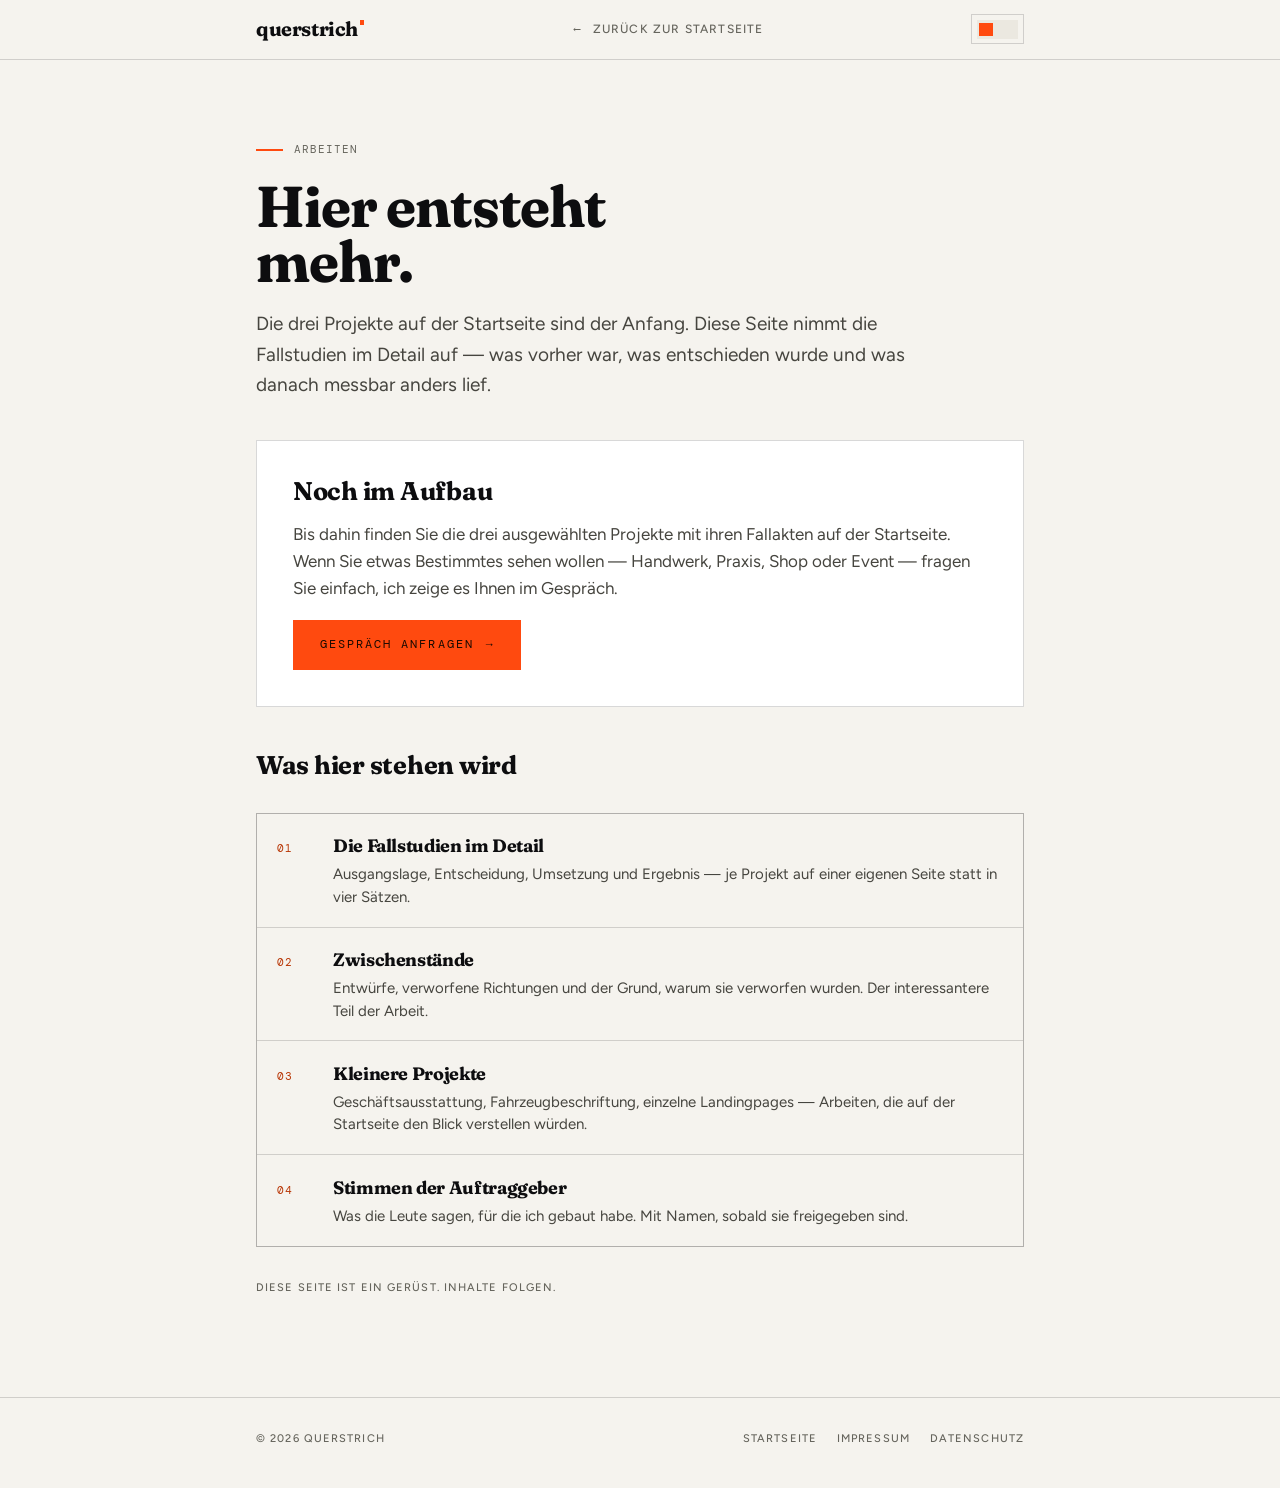
<file: arbeiten.html>
<!DOCTYPE html>
<html lang="de" data-thema="hell">
<head>
<meta charset="utf-8">
<meta name="viewport" content="width=device-width, initial-scale=1, viewport-fit=cover">
<title>Arbeiten — querstrich</title>
<meta name="description" content="Fallstudien im Detail, Zwischenstände und Projekte, die nicht auf die Startseite passen.">
<!-- Solange die Seite nur ein Gerüst ist, gehört sie nicht in den Suchindex.
     Nach dem Füllen auf "index, follow" stellen. -->
<meta name="robots" content="noindex, follow">
<meta http-equiv="Content-Security-Policy" content="default-src 'self'; style-src 'self' 'unsafe-inline'; script-src 'self' 'unsafe-inline'; img-src 'self' data:; font-src 'self'; connect-src 'none'; form-action 'self'; base-uri 'none'; object-src 'none'; frame-src 'none'">
<meta name="referrer" content="strict-origin-when-cross-origin">
<meta name="theme-color" content="#F5F3EE">
<script>
(function(){try{var t=localStorage.getItem('qs-thema');if(t==='hell'||t==='dunkel')document.documentElement.dataset.thema=t;}catch(e){}})();
</script>
<!-- Die Displayschrift traegt die Ueberschrift und damit das LCP-Element. Mit
     font-display:optional hat der Browser nur ein kurzes Zeitfenster, sie zu
     nutzen — ohne Preload verpasst er es auf langsamen Verbindungen und die
     Seite bleibt bei der Ersatzschrift. Nur der Latin-Schnitt, latin-ext wird
     auf dieser Seite nicht gebraucht. -->
<link rel="preload" href="assets/fonts/fraunces-latin.woff2" as="font" type="font/woff2" crossorigin>
<link rel="icon" href="data:image/svg+xml,%3Csvg xmlns='http://www.w3.org/2000/svg' viewBox='0 0 64 64'%3E%3Cstyle%3E.b%7Bfill:%23141416%7D.s%7Bfill:%23F7F5F0%7D@media(prefers-color-scheme:dark)%7B.b%7Bfill:%23F4F3EF%7D.s%7Bfill:%230B0B0D%7D%7D%3C/style%3E%3Cpath class='b' d='M32 4C17 4 6 15.4 6 30.2s11 26.2 26 26.2c3.9 0 7.6-.8 10.9-2.3l7.7 4.4c2.6 1.5 5.6-1.4 4.1-4l-4.1-7.1C55.1 42.6 58 36.8 58 30.2 58 15.4 47 4 32 4Z'/%3E%3Cg class='s' transform='skewX(-14)'%3E%3Crect x='28.5' y='16' width='8.6' height='30' rx='2.4'/%3E%3Crect x='42' y='16' width='8.6' height='30' rx='2.4'/%3E%3C/g%3E%3C/svg%3E">
<link rel="stylesheet" href="assets/recht.css">
<style>
  .platz{border:1px solid var(--linie);background:var(--papier-2);padding:clamp(1.5rem,3vw,2.25rem);margin:2.5rem 0}
  .platz h2{margin-top:0}
  .geruest{list-style:none;padding:0;display:grid;gap:1px;background:var(--linie);
    border:1px solid var(--linie);margin:2rem 0}
  .geruest li{background:var(--papier);padding:1.15rem 1.25rem;margin:0;max-width:none;
    display:grid;grid-template-columns:2.5rem 1fr;gap:1rem;align-items:baseline}
  .geruest b{font-family:var(--mono);font-weight:400;font-size:.66rem;letter-spacing:.14em;color:var(--akzent-text)}
  .geruest span{color:var(--tinte-2);font-size:.9375rem;line-height:1.5}
  .geruest strong{display:block;font-family:var(--display);font-weight:700;font-optical-sizing:auto;font-variation-settings:var(--wonk);
    font-size:1.125rem;letter-spacing:-.02em;color:var(--tinte);margin-bottom:.25rem}
  .knopf{display:inline-flex;align-items:center;gap:.75rem;padding:.95rem 1.6rem;
    border:1px solid var(--akzent);background:var(--akzent);color:var(--auf-akzent);
    font-family:var(--mono);font-size:.72rem;letter-spacing:.18em;text-transform:uppercase;
    transition:background .3s,color .3s}
  .knopf:hover{background:transparent;color:var(--akzent-text)}
</style>

<!-- Einwilligung. consent.js setzt die Consent-Mode-Vorgaben (alles
     "denied") und entscheidet danach, was ueberhaupt laden darf.

     ACHTUNG bei Aenderungen: defer ist hier nur deshalb unbedenklich,
     weil consent.js die Google-Tags SELBST nachlaedt — die Vorgabe
     steht damit zwangslaeufig vor ihnen im dataLayer. Wer spaeter ein
     GTM- oder gtag-Snippet von Hand in den Kopf setzt, kehrt diese
     Reihenfolge um: Google wertet den ersten Aufruf dann als fehlende
     Einwilligung. In dem Fall gehoert dieses Script wieder blockierend
     davor, oder besser: das Snippet bleibt weg und die Kennung kommt
     in consent.js. -->
<!-- Setzt die E-Mail-Adresse erst im Browser zusammen. Ohne JavaScript
     bleibt sie als "hallo(at)querstrich.de" lesbar stehen. -->
<script src="assets/mailschutz.js" defer></script>
<link rel="stylesheet" href="assets/consent.css">
<script src="assets/consent.js" defer></script>
</head>
<body>

<a class="nur-sr" href="#inhalt">Zum Inhalt springen</a>

<header class="kopf">
  <div class="wrap kopf-inner">
    <a class="marke" href="index.html" aria-label="querstrich — zur Startseite">
      querstrich<span class="marke-sq" aria-hidden="true"></span>
    </a>
    <a class="zurueck" href="index.html"><span aria-hidden="true">←</span> zurück zur Startseite</a>
    <button class="schalter" id="schalter" type="button" aria-pressed="false" aria-label="Auf dunkle Ansicht wechseln">
      <span class="schalter-spur" aria-hidden="true"><span class="schalter-knopf"></span></span>
    </button>
  </div>
</header>

<main id="inhalt">
  <div class="wrap">
    <p class="label">Arbeiten</p>
    <h1>Hier entsteht<br>mehr.</h1>

    <p class="vorspann">Die drei Projekte auf der Startseite sind der Anfang. Diese Seite nimmt die Fallstudien im Detail auf — was vorher war, was entschieden wurde und was danach messbar anders lief.</p>

    <div class="platz">
      <h2>Noch im Aufbau</h2>
      <p>Bis dahin finden Sie die drei ausgewählten Projekte mit ihren Fallakten auf der Startseite. Wenn Sie etwas Bestimmtes sehen wollen — Handwerk, Praxis, Shop oder Event — fragen Sie einfach, ich zeige es Ihnen im Gespräch.</p>
      <p style="margin-bottom:0"><a class="knopf" href="index.html#kontakt">gespräch anfragen <span aria-hidden="true">→</span></a></p>
    </div>

    <h2>Was hier stehen wird</h2>
    <ol class="geruest">
      <li><b>01</b><span><strong>Die Fallstudien im Detail</strong>Ausgangslage, Entscheidung, Umsetzung und Ergebnis — je Projekt auf einer eigenen Seite statt in vier Sätzen.</span></li>
      <li><b>02</b><span><strong>Zwischenstände</strong>Entwürfe, verworfene Richtungen und der Grund, warum sie verworfen wurden. Der interessantere Teil der Arbeit.</span></li>
      <li><b>03</b><span><strong>Kleinere Projekte</strong>Geschäftsausstattung, Fahrzeugbeschriftung, einzelne Landingpages — Arbeiten, die auf der Startseite den Blick verstellen würden.</span></li>
      <li><b>04</b><span><strong>Stimmen der Auftraggeber</strong>Was die Leute sagen, für die ich gebaut habe. Mit Namen, sobald sie freigegeben sind.</span></li>
    </ol>

    <p class="stand">Diese Seite ist ein Gerüst. Inhalte folgen.</p>
  </div>
</main>

<footer class="fuss">
  <div class="wrap fuss-inner">
    <span>© <span id="jahr">2026</span> querstrich</span>
    <nav aria-label="Rechtliches">
      <a href="index.html">startseite</a>
      <a href="impressum.html">impressum</a>
      <a href="datenschutz.html">datenschutz</a>
    </nav>
  </div>
</footer>

<script>
(function(){
  var schalter = document.getElementById('schalter');
  function setzen(t, merken){
    document.documentElement.dataset.thema = t;
    var dunkel = t === 'dunkel';
    schalter.setAttribute('aria-pressed', String(dunkel));
    schalter.setAttribute('aria-label', dunkel ? 'Auf helle Ansicht wechseln' : 'Auf dunkle Ansicht wechseln');
    var meta = document.querySelector('meta[name="theme-color"]');
    if(meta) meta.setAttribute('content', dunkel ? '#0B0B0D' : '#F5F3EE');
    if(merken){ try{ localStorage.setItem('qs-thema', t); }catch(e){} }
  }
  setzen(document.documentElement.dataset.thema === 'dunkel' ? 'dunkel' : 'hell', false);
  schalter.addEventListener('click', function(){
    setzen(document.documentElement.dataset.thema === 'dunkel' ? 'hell' : 'dunkel', true);
  });
  document.getElementById('jahr').textContent = new Date().getFullYear();
})();
</script>
</body>
</html>
</file>
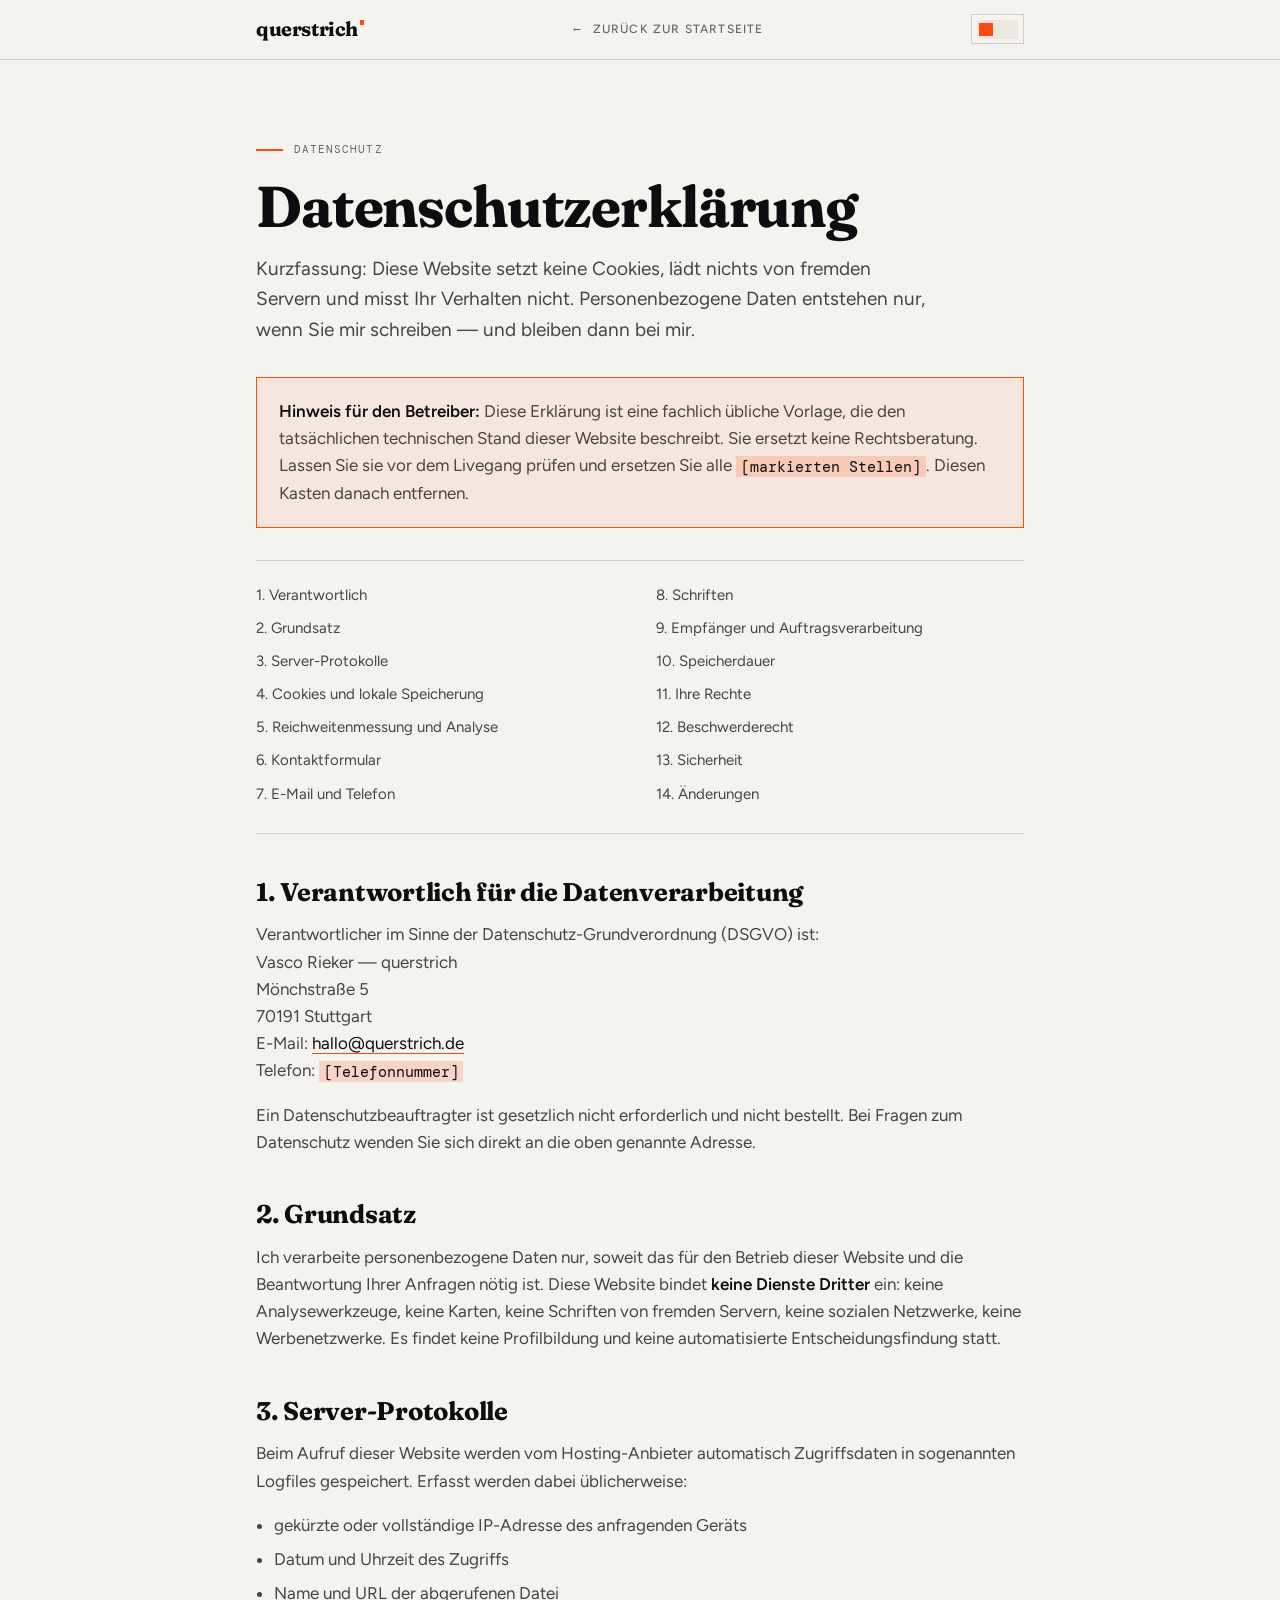
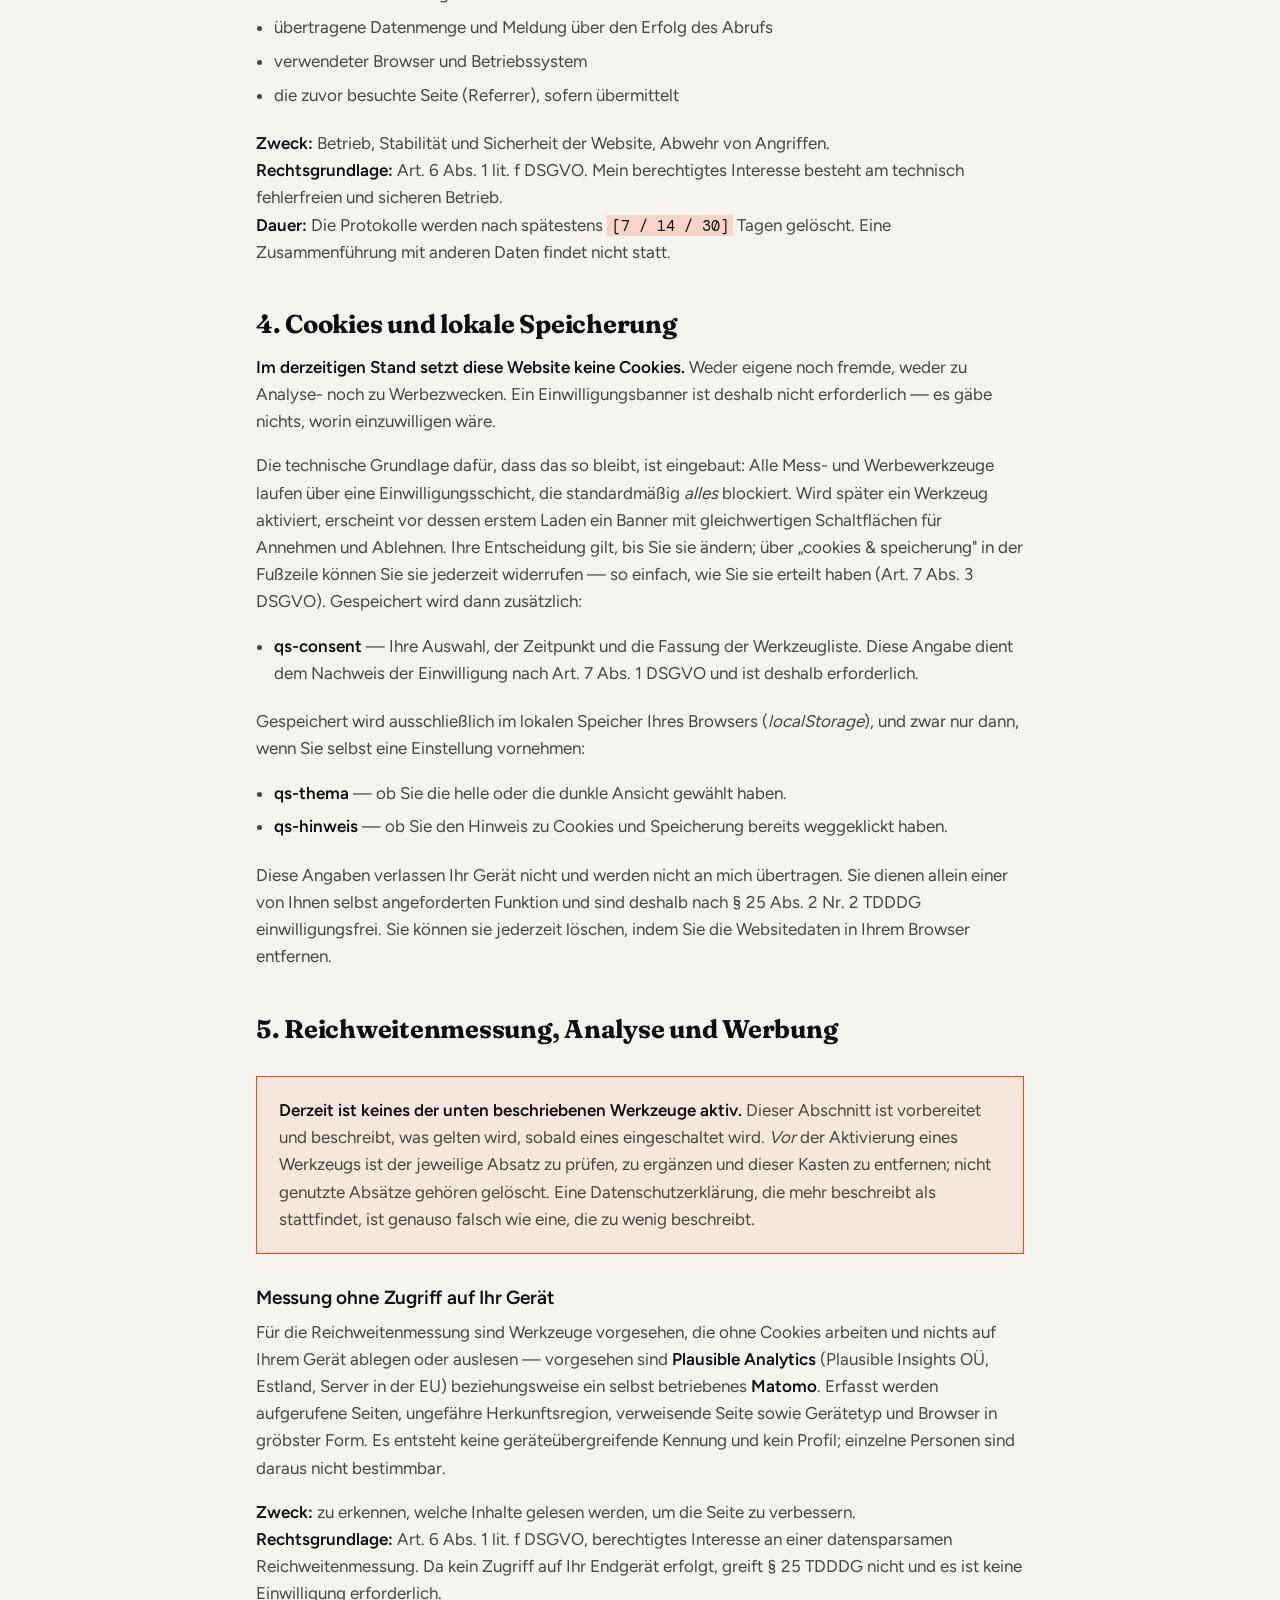
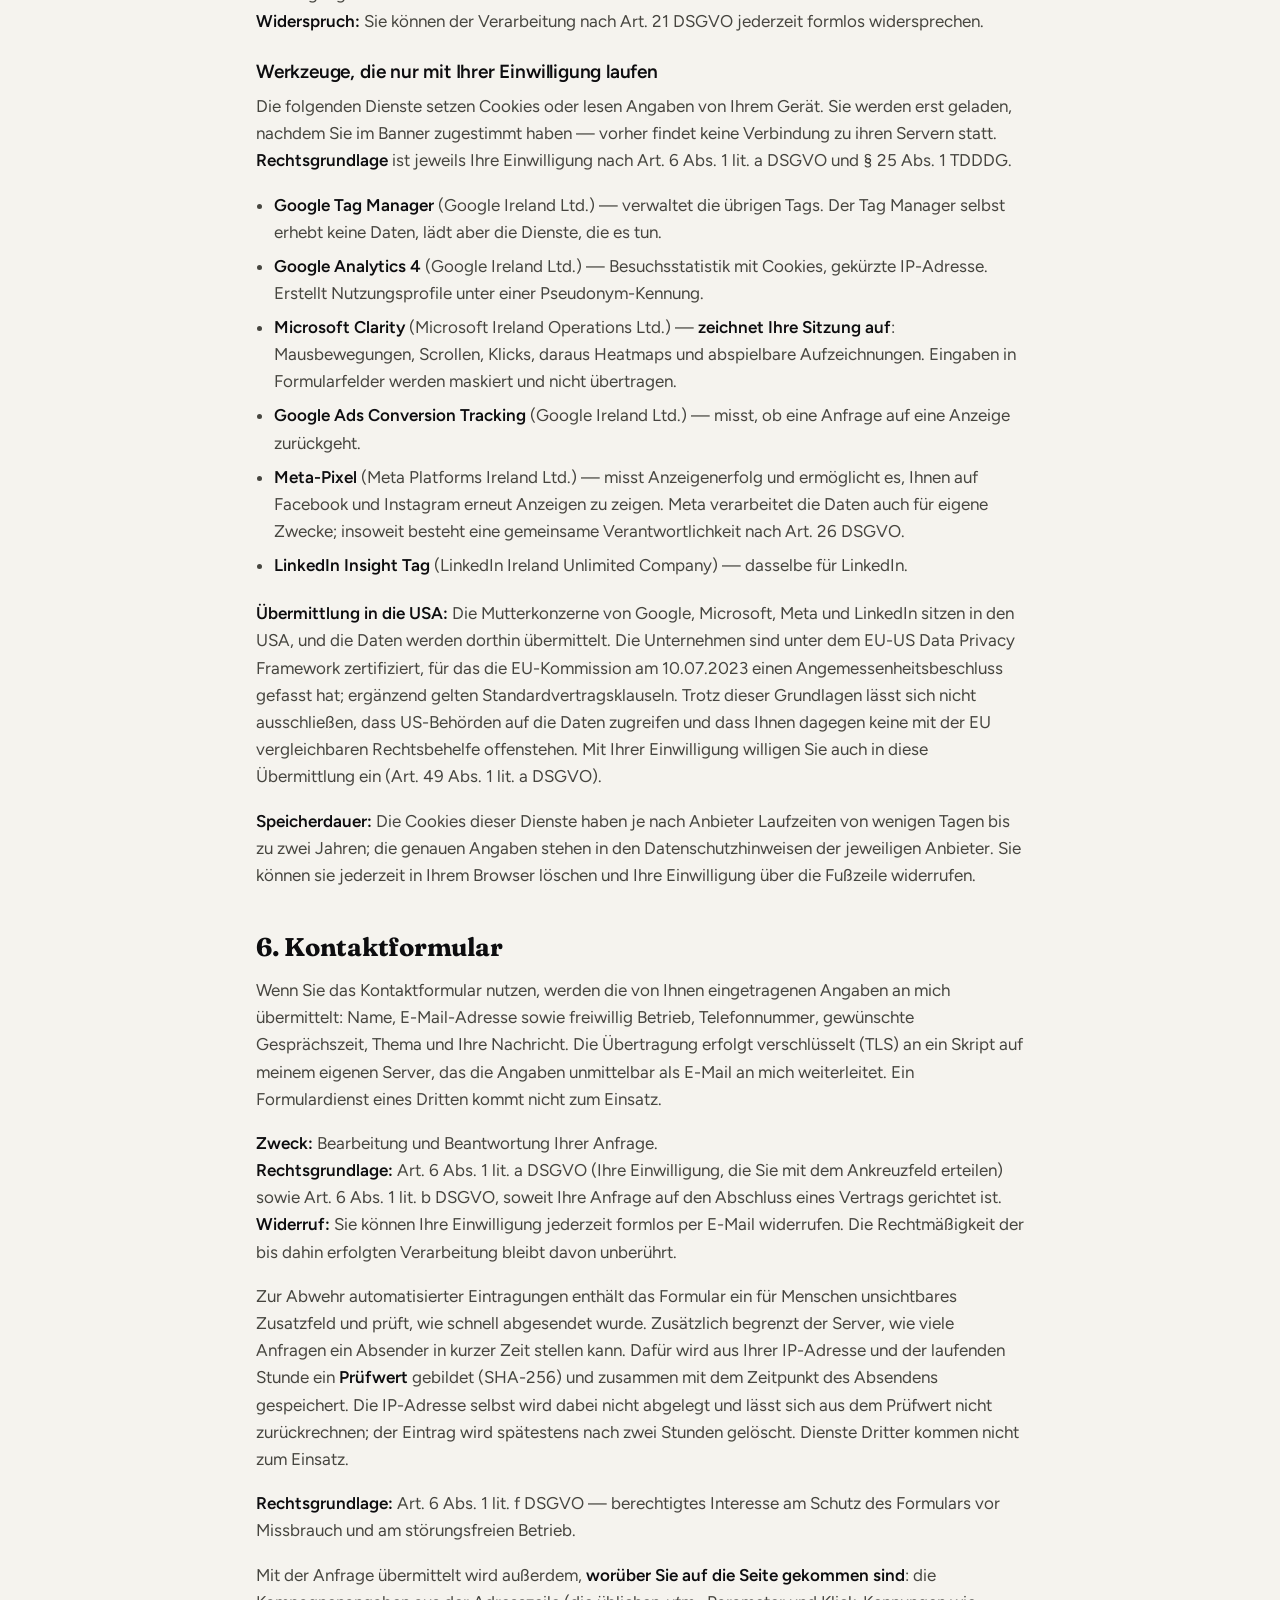
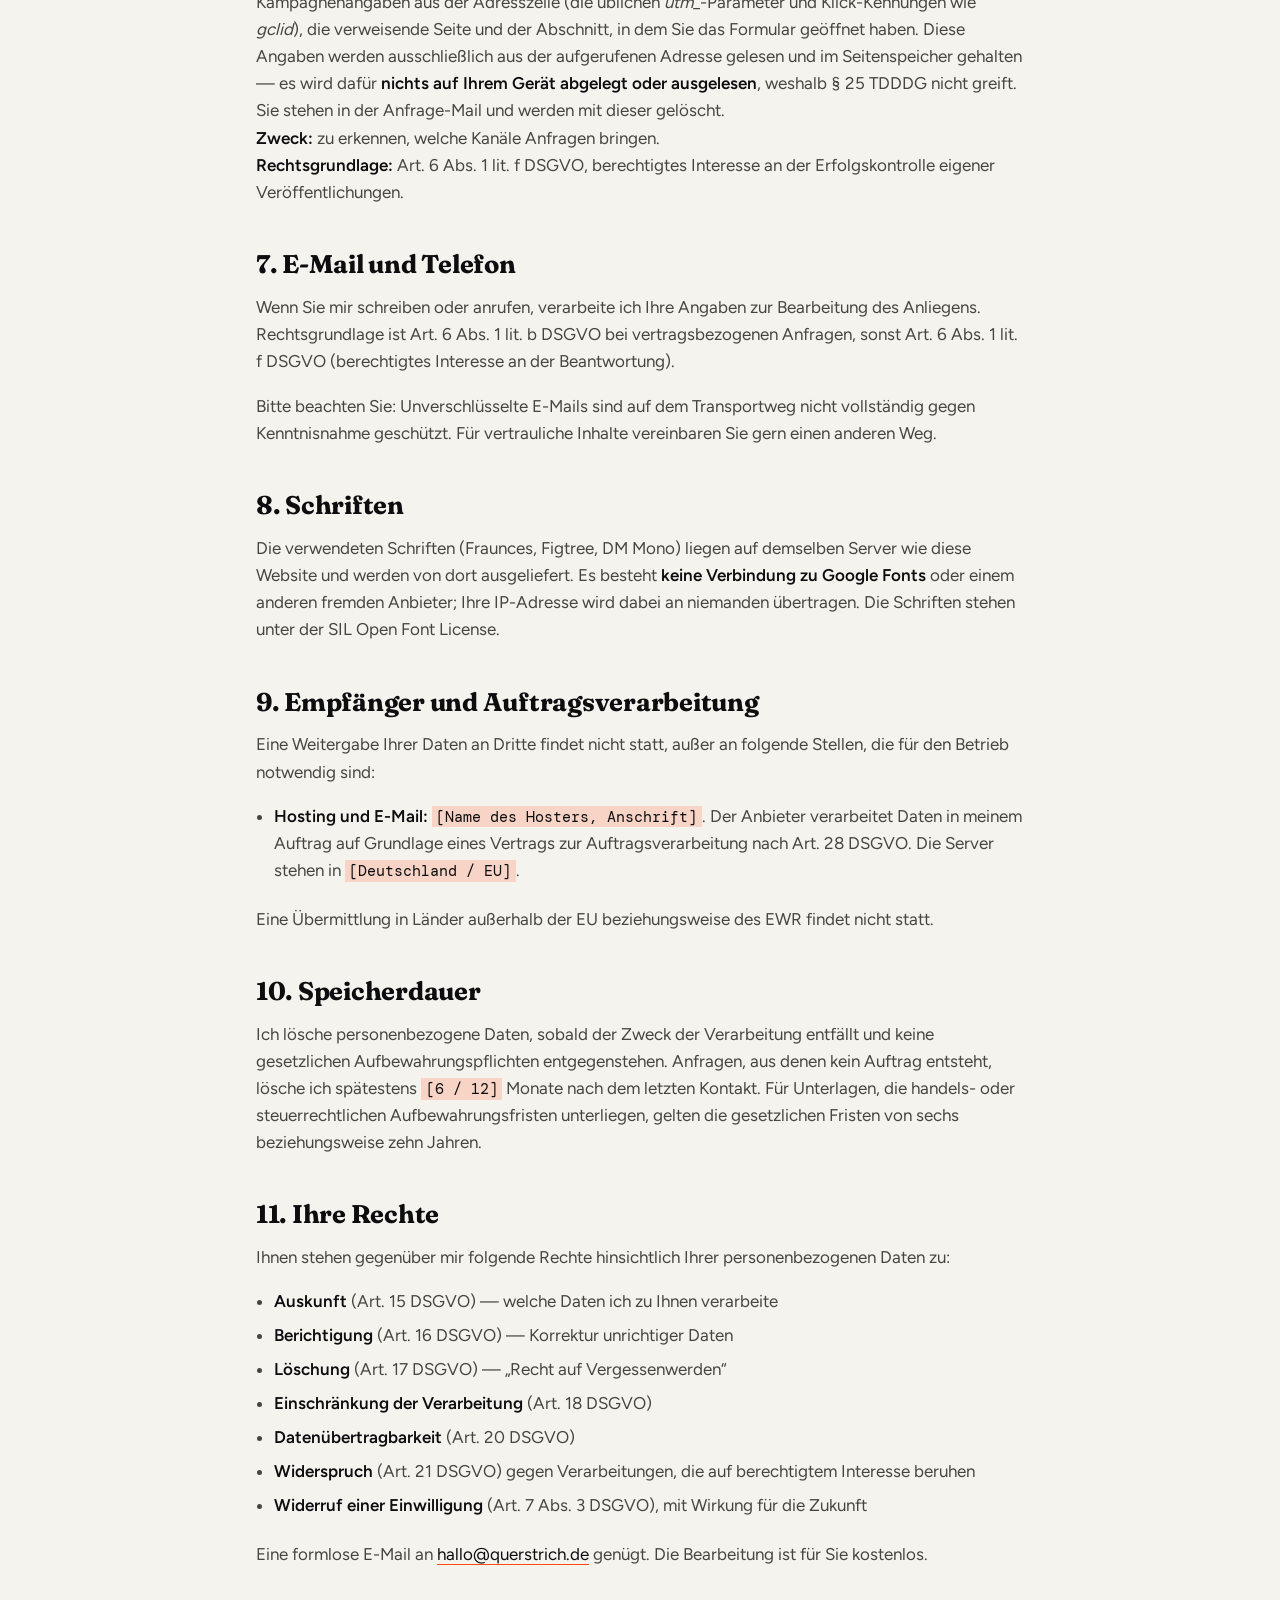
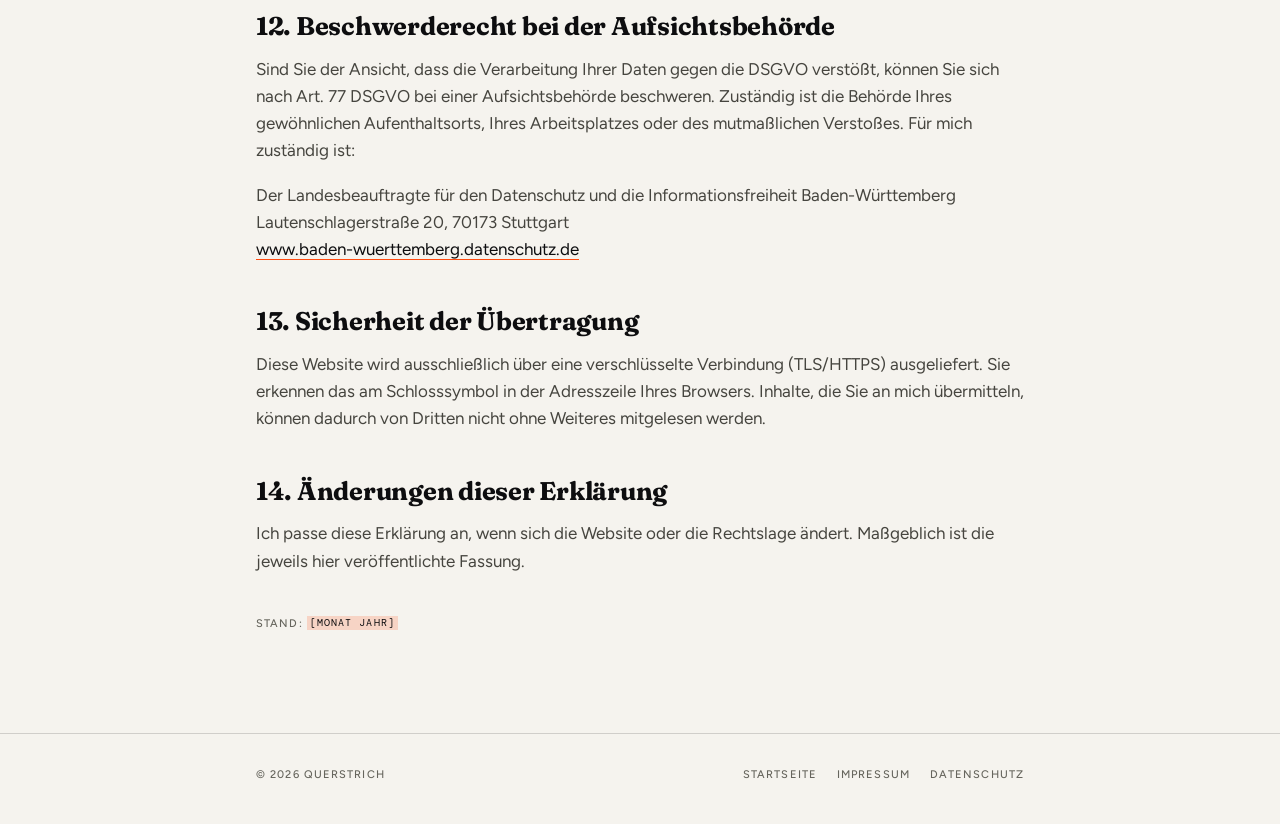
<file: datenschutz.html>
<!DOCTYPE html>
<html lang="de" data-thema="hell">
<head>
<meta charset="utf-8">
<meta name="viewport" content="width=device-width, initial-scale=1, viewport-fit=cover">
<title>Datenschutzerklärung — querstrich</title>
<meta name="description" content="Wie querstrich mit personenbezogenen Daten umgeht: keine Cookies, keine externen Dienste, keine Analyse.">
<meta name="robots" content="noindex, follow">
<meta http-equiv="Content-Security-Policy" content="default-src 'self'; style-src 'self' 'unsafe-inline'; script-src 'self' 'unsafe-inline'; img-src 'self' data:; font-src 'self'; connect-src 'none'; form-action 'self'; base-uri 'none'; object-src 'none'; frame-src 'none'">
<meta name="referrer" content="strict-origin-when-cross-origin">
<meta name="theme-color" content="#F5F3EE">
<link rel="canonical" href="https://vroind-ausm-all.github.io/Querstrich./datenschutz.html">
<script>
(function(){try{var t=localStorage.getItem('qs-thema');if(t==='hell'||t==='dunkel')document.documentElement.dataset.thema=t;}catch(e){}})();
</script>
<!-- Die Displayschrift traegt die Ueberschrift und damit das LCP-Element. Mit
     font-display:optional hat der Browser nur ein kurzes Zeitfenster, sie zu
     nutzen — ohne Preload verpasst er es auf langsamen Verbindungen und die
     Seite bleibt bei der Ersatzschrift. Nur der Latin-Schnitt, latin-ext wird
     auf dieser Seite nicht gebraucht. -->
<link rel="preload" href="assets/fonts/fraunces-latin.woff2" as="font" type="font/woff2" crossorigin>
<link rel="icon" href="data:image/svg+xml,%3Csvg xmlns='http://www.w3.org/2000/svg' viewBox='0 0 64 64'%3E%3Cstyle%3E.b%7Bfill:%23141416%7D.s%7Bfill:%23F7F5F0%7D@media(prefers-color-scheme:dark)%7B.b%7Bfill:%23F4F3EF%7D.s%7Bfill:%230B0B0D%7D%7D%3C/style%3E%3Cpath class='b' d='M32 4C17 4 6 15.4 6 30.2s11 26.2 26 26.2c3.9 0 7.6-.8 10.9-2.3l7.7 4.4c2.6 1.5 5.6-1.4 4.1-4l-4.1-7.1C55.1 42.6 58 36.8 58 30.2 58 15.4 47 4 32 4Z'/%3E%3Cg class='s' transform='skewX(-14)'%3E%3Crect x='28.5' y='16' width='8.6' height='30' rx='2.4'/%3E%3Crect x='42' y='16' width='8.6' height='30' rx='2.4'/%3E%3C/g%3E%3C/svg%3E">
<link rel="stylesheet" href="assets/recht.css">

<!-- Einwilligung. consent.js setzt die Consent-Mode-Vorgaben (alles
     "denied") und entscheidet danach, was ueberhaupt laden darf.

     ACHTUNG bei Aenderungen: defer ist hier nur deshalb unbedenklich,
     weil consent.js die Google-Tags SELBST nachlaedt — die Vorgabe
     steht damit zwangslaeufig vor ihnen im dataLayer. Wer spaeter ein
     GTM- oder gtag-Snippet von Hand in den Kopf setzt, kehrt diese
     Reihenfolge um: Google wertet den ersten Aufruf dann als fehlende
     Einwilligung. In dem Fall gehoert dieses Script wieder blockierend
     davor, oder besser: das Snippet bleibt weg und die Kennung kommt
     in consent.js. -->
<!-- Setzt die E-Mail-Adresse erst im Browser zusammen. Ohne JavaScript
     bleibt sie als "hallo(at)querstrich.de" lesbar stehen. -->
<script src="assets/mailschutz.js" defer></script>
<link rel="stylesheet" href="assets/consent.css">
<script src="assets/consent.js" defer></script>
</head>
<body>

<a class="nur-sr" href="#inhalt">Zum Inhalt springen</a>

<header class="kopf">
  <div class="wrap kopf-inner">
    <a class="marke" href="index.html" aria-label="querstrich — zur Startseite">
      querstrich<span class="marke-sq" aria-hidden="true"></span>
    </a>
    <a class="zurueck" href="index.html"><span aria-hidden="true">←</span> zurück zur Startseite</a>
    <button class="schalter" id="schalter" type="button" aria-pressed="false" aria-label="Auf dunkle Ansicht wechseln">
      <span class="schalter-spur" aria-hidden="true"><span class="schalter-knopf"></span></span>
    </button>
  </div>
</header>

<main id="inhalt">
  <div class="wrap">
    <p class="label">Datenschutz</p>
    <h1>Datenschutz&shy;erklärung</h1>

    <p class="vorspann">Kurzfassung: Diese Website setzt keine Cookies, lädt nichts von fremden Servern und misst Ihr Verhalten nicht. Personenbezogene Daten entstehen nur, wenn Sie mir schreiben — und bleiben dann bei mir.</p>

    <div class="kasten kasten--warn">
      <p><strong>Hinweis für den Betreiber:</strong> Diese Erklärung ist eine fachlich übliche Vorlage, die den tatsächlichen technischen Stand dieser Website beschreibt. Sie ersetzt keine Rechtsberatung. Lassen Sie sie vor dem Livegang prüfen und ersetzen Sie alle <span class="pl">[markierten Stellen]</span>. Diesen Kasten danach entfernen.</p>
    </div>

    <nav class="inhalt" aria-label="Inhalt dieser Seite">
      <ol>
        <li><a href="#verantwortlich">1. Verantwortlich</a></li>
        <li><a href="#grundsatz">2. Grundsatz</a></li>
        <li><a href="#server">3. Server-Protokolle</a></li>
        <li><a href="#speicherung">4. Cookies und lokale Speicherung</a></li>
        <li><a href="#analyse">5. Reichweitenmessung und Analyse</a></li>
        <li><a href="#formular">6. Kontaktformular</a></li>
        <li><a href="#mail">7. E-Mail und Telefon</a></li>
        <li><a href="#schriften">8. Schriften</a></li>
        <li><a href="#empfaenger">9. Empfänger und Auftragsverarbeitung</a></li>
        <li><a href="#dauer">10. Speicherdauer</a></li>
        <li><a href="#rechte">11. Ihre Rechte</a></li>
        <li><a href="#beschwerde">12. Beschwerderecht</a></li>
        <li><a href="#sicherheit">13. Sicherheit</a></li>
        <li><a href="#aenderung">14. Änderungen</a></li>
      </ol>
    </nav>

    <h2 id="verantwortlich">1. Verantwortlich für die Datenverarbeitung</h2>
    <p>
      Verantwortlicher im Sinne der Datenschutz-Grundverordnung (DSGVO) ist:<br>
      Vasco Rieker — querstrich<br>
      Mönchstraße 5<br>
      70191 Stuttgart<br>
      E-Mail: <span class="link mailto" data-b="hallo" data-h="querstrich.de">hallo(at)querstrich.de</span><br>
      Telefon: <span class="pl">[Telefonnummer]</span>
    </p>
    <p>Ein Datenschutzbeauftragter ist gesetzlich nicht erforderlich und nicht bestellt. Bei Fragen zum Datenschutz wenden Sie sich direkt an die oben genannte Adresse.</p>

    <h2 id="grundsatz">2. Grundsatz</h2>
    <p>Ich verarbeite personenbezogene Daten nur, soweit das für den Betrieb dieser Website und die Beantwortung Ihrer Anfragen nötig ist. Diese Website bindet <strong>keine Dienste Dritter</strong> ein: keine Analysewerkzeuge, keine Karten, keine Schriften von fremden Servern, keine sozialen Netzwerke, keine Werbenetzwerke. Es findet keine Profilbildung und keine automatisierte Entscheidungsfindung statt.</p>

    <h2 id="server">3. Server-Protokolle</h2>
    <p>Beim Aufruf dieser Website werden vom Hosting-Anbieter automatisch Zugriffsdaten in sogenannten Logfiles gespeichert. Erfasst werden dabei üblicherweise:</p>
    <ul>
      <li>gekürzte oder vollständige IP-Adresse des anfragenden Geräts</li>
      <li>Datum und Uhrzeit des Zugriffs</li>
      <li>Name und URL der abgerufenen Datei</li>
      <li>übertragene Datenmenge und Meldung über den Erfolg des Abrufs</li>
      <li>verwendeter Browser und Betriebssystem</li>
      <li>die zuvor besuchte Seite (Referrer), sofern übermittelt</li>
    </ul>
    <p><strong>Zweck:</strong> Betrieb, Stabilität und Sicherheit der Website, Abwehr von Angriffen.<br>
      <strong>Rechtsgrundlage:</strong> Art. 6 Abs. 1 lit. f DSGVO. Mein berechtigtes Interesse besteht am technisch fehlerfreien und sicheren Betrieb.<br>
      <strong>Dauer:</strong> Die Protokolle werden nach spätestens <span class="pl">[7 / 14 / 30]</span> Tagen gelöscht. Eine Zusammenführung mit anderen Daten findet nicht statt.</p>

    <h2 id="speicherung">4. Cookies und lokale Speicherung</h2>
    <p><strong>Im derzeitigen Stand setzt diese Website keine Cookies.</strong> Weder eigene noch fremde, weder zu Analyse- noch zu Werbezwecken. Ein Einwilligungsbanner ist deshalb nicht erforderlich — es gäbe nichts, worin einzuwilligen wäre.</p>
    <p>Die technische Grundlage dafür, dass das so bleibt, ist eingebaut: Alle Mess- und Werbewerkzeuge laufen über eine Einwilligungsschicht, die standardmäßig <em>alles</em> blockiert. Wird später ein Werkzeug aktiviert, erscheint vor dessen erstem Laden ein Banner mit gleichwertigen Schaltflächen für Annehmen und Ablehnen. Ihre Entscheidung gilt, bis Sie sie ändern; über „cookies &amp; speicherung" in der Fußzeile können Sie sie jederzeit widerrufen — so einfach, wie Sie sie erteilt haben (Art. 7 Abs. 3 DSGVO). Gespeichert wird dann zusätzlich:</p>
    <ul>
      <li><strong>qs-consent</strong> — Ihre Auswahl, der Zeitpunkt und die Fassung der Werkzeugliste. Diese Angabe dient dem Nachweis der Einwilligung nach Art. 7 Abs. 1 DSGVO und ist deshalb erforderlich.</li>
    </ul>
    <p>Gespeichert wird ausschließlich im lokalen Speicher Ihres Browsers (<em>localStorage</em>), und zwar nur dann, wenn Sie selbst eine Einstellung vornehmen:</p>
    <ul>
      <li><strong>qs-thema</strong> — ob Sie die helle oder die dunkle Ansicht gewählt haben.</li>
      <li><strong>qs-hinweis</strong> — ob Sie den Hinweis zu Cookies und Speicherung bereits weggeklickt haben.</li>
    </ul>
    <p>Diese Angaben verlassen Ihr Gerät nicht und werden nicht an mich übertragen. Sie dienen allein einer von Ihnen selbst angeforderten Funktion und sind deshalb nach § 25 Abs. 2 Nr. 2 TDDDG einwilligungsfrei. Sie können sie jederzeit löschen, indem Sie die Websitedaten in Ihrem Browser entfernen.</p>

    <h2 id="analyse">5. Reichweitenmessung, Analyse und Werbung</h2>
    <div class="kasten kasten--warn">
      <p><strong>Derzeit ist keines der unten beschriebenen Werkzeuge aktiv.</strong> Dieser Abschnitt ist vorbereitet und beschreibt, was gelten wird, sobald eines eingeschaltet wird. <em>Vor</em> der Aktivierung eines Werkzeugs ist der jeweilige Absatz zu prüfen, zu ergänzen und dieser Kasten zu entfernen; nicht genutzte Absätze gehören gelöscht. Eine Datenschutzerklärung, die mehr beschreibt als stattfindet, ist genauso falsch wie eine, die zu wenig beschreibt.</p>
    </div>

    <h3>Messung ohne Zugriff auf Ihr Gerät</h3>
    <p>Für die Reichweitenmessung sind Werkzeuge vorgesehen, die ohne Cookies arbeiten und nichts auf Ihrem Gerät ablegen oder auslesen — vorgesehen sind <strong>Plausible Analytics</strong> (Plausible Insights OÜ, Estland, Server in der EU) beziehungsweise ein selbst betriebenes <strong>Matomo</strong>. Erfasst werden aufgerufene Seiten, ungefähre Herkunftsregion, verweisende Seite sowie Gerätetyp und Browser in gröbster Form. Es entsteht keine geräteübergreifende Kennung und kein Profil; einzelne Personen sind daraus nicht bestimmbar.</p>
    <p><strong>Zweck:</strong> zu erkennen, welche Inhalte gelesen werden, um die Seite zu verbessern.<br>
      <strong>Rechtsgrundlage:</strong> Art. 6 Abs. 1 lit. f DSGVO, berechtigtes Interesse an einer datensparsamen Reichweitenmessung. Da kein Zugriff auf Ihr Endgerät erfolgt, greift § 25 TDDDG nicht und es ist keine Einwilligung erforderlich.<br>
      <strong>Widerspruch:</strong> Sie können der Verarbeitung nach Art. 21 DSGVO jederzeit formlos widersprechen.</p>

    <h3>Werkzeuge, die nur mit Ihrer Einwilligung laufen</h3>
    <p>Die folgenden Dienste setzen Cookies oder lesen Angaben von Ihrem Gerät. Sie werden erst geladen, nachdem Sie im Banner zugestimmt haben — vorher findet keine Verbindung zu ihren Servern statt. <strong>Rechtsgrundlage</strong> ist jeweils Ihre Einwilligung nach Art. 6 Abs. 1 lit. a DSGVO und § 25 Abs. 1 TDDDG.</p>
    <ul>
      <li><strong>Google Tag Manager</strong> (Google Ireland Ltd.) — verwaltet die übrigen Tags. Der Tag Manager selbst erhebt keine Daten, lädt aber die Dienste, die es tun.</li>
      <li><strong>Google Analytics 4</strong> (Google Ireland Ltd.) — Besuchsstatistik mit Cookies, gekürzte IP-Adresse. Erstellt Nutzungsprofile unter einer Pseudonym-Kennung.</li>
      <li><strong>Microsoft Clarity</strong> (Microsoft Ireland Operations Ltd.) — <strong>zeichnet Ihre Sitzung auf</strong>: Mausbewegungen, Scrollen, Klicks, daraus Heatmaps und abspielbare Aufzeichnungen. Eingaben in Formularfelder werden maskiert und nicht übertragen.</li>
      <li><strong>Google Ads Conversion Tracking</strong> (Google Ireland Ltd.) — misst, ob eine Anfrage auf eine Anzeige zurückgeht.</li>
      <li><strong>Meta-Pixel</strong> (Meta Platforms Ireland Ltd.) — misst Anzeigenerfolg und ermöglicht es, Ihnen auf Facebook und Instagram erneut Anzeigen zu zeigen. Meta verarbeitet die Daten auch für eigene Zwecke; insoweit besteht eine gemeinsame Verantwortlichkeit nach Art. 26 DSGVO.</li>
      <li><strong>LinkedIn Insight Tag</strong> (LinkedIn Ireland Unlimited Company) — dasselbe für LinkedIn.</li>
    </ul>
    <p><strong>Übermittlung in die USA:</strong> Die Mutterkonzerne von Google, Microsoft, Meta und LinkedIn sitzen in den USA, und die Daten werden dorthin übermittelt. Die Unternehmen sind unter dem EU-US Data Privacy Framework zertifiziert, für das die EU-Kommission am 10.07.2023 einen Angemessenheitsbeschluss gefasst hat; ergänzend gelten Standardvertragsklauseln. Trotz dieser Grundlagen lässt sich nicht ausschließen, dass US-Behörden auf die Daten zugreifen und dass Ihnen dagegen keine mit der EU vergleichbaren Rechtsbehelfe offenstehen. Mit Ihrer Einwilligung willigen Sie auch in diese Übermittlung ein (Art. 49 Abs. 1 lit. a DSGVO).</p>
    <p><strong>Speicherdauer:</strong> Die Cookies dieser Dienste haben je nach Anbieter Laufzeiten von wenigen Tagen bis zu zwei Jahren; die genauen Angaben stehen in den Datenschutzhinweisen der jeweiligen Anbieter. Sie können sie jederzeit in Ihrem Browser löschen und Ihre Einwilligung über die Fußzeile widerrufen.</p>

    <h2 id="formular">6. Kontaktformular</h2>
    <p>Wenn Sie das Kontaktformular nutzen, werden die von Ihnen eingetragenen Angaben an mich übermittelt: Name, E-Mail-Adresse sowie freiwillig Betrieb, Telefonnummer, gewünschte Gesprächszeit, Thema und Ihre Nachricht. Die Übertragung erfolgt verschlüsselt (TLS) an ein Skript auf meinem eigenen Server, das die Angaben unmittelbar als E-Mail an mich weiterleitet. Ein Formulardienst eines Dritten kommt nicht zum Einsatz.</p>
    <p><strong>Zweck:</strong> Bearbeitung und Beantwortung Ihrer Anfrage.<br>
      <strong>Rechtsgrundlage:</strong> Art. 6 Abs. 1 lit. a DSGVO (Ihre Einwilligung, die Sie mit dem Ankreuzfeld erteilen) sowie Art. 6 Abs. 1 lit. b DSGVO, soweit Ihre Anfrage auf den Abschluss eines Vertrags gerichtet ist.<br>
      <strong>Widerruf:</strong> Sie können Ihre Einwilligung jederzeit formlos per E-Mail widerrufen. Die Rechtmäßigkeit der bis dahin erfolgten Verarbeitung bleibt davon unberührt.</p>
    <p>Zur Abwehr automatisierter Eintragungen enthält das Formular ein für Menschen unsichtbares Zusatzfeld und prüft, wie schnell abgesendet wurde. Zusätzlich begrenzt der Server, wie viele Anfragen ein Absender in kurzer Zeit stellen kann. Dafür wird aus Ihrer IP-Adresse und der laufenden Stunde ein <strong>Prüfwert</strong> gebildet (SHA-256) und zusammen mit dem Zeitpunkt des Absendens gespeichert. Die IP-Adresse selbst wird dabei nicht abgelegt und lässt sich aus dem Prüfwert nicht zurückrechnen; der Eintrag wird spätestens nach zwei Stunden gelöscht. Dienste Dritter kommen nicht zum Einsatz.</p>
    <p><strong>Rechtsgrundlage:</strong> Art. 6 Abs. 1 lit. f DSGVO — berechtigtes Interesse am Schutz des Formulars vor Missbrauch und am störungsfreien Betrieb.</p>
    <p>Mit der Anfrage übermittelt wird außerdem, <strong>worüber Sie auf die Seite gekommen sind</strong>: die Kampagnenangaben aus der Adresszeile (die üblichen <em>utm_</em>-Parameter und Klick-Kennungen wie <em>gclid</em>), die verweisende Seite und der Abschnitt, in dem Sie das Formular geöffnet haben. Diese Angaben werden ausschließlich aus der aufgerufenen Adresse gelesen und im Seitenspeicher gehalten — es wird dafür <strong>nichts auf Ihrem Gerät abgelegt oder ausgelesen</strong>, weshalb § 25 TDDDG nicht greift. Sie stehen in der Anfrage-Mail und werden mit dieser gelöscht.<br>
      <strong>Zweck:</strong> zu erkennen, welche Kanäle Anfragen bringen.<br>
      <strong>Rechtsgrundlage:</strong> Art. 6 Abs. 1 lit. f DSGVO, berechtigtes Interesse an der Erfolgskontrolle eigener Veröffentlichungen.</p>

    <h2 id="mail">7. E-Mail und Telefon</h2>
    <p>Wenn Sie mir schreiben oder anrufen, verarbeite ich Ihre Angaben zur Bearbeitung des Anliegens. Rechtsgrundlage ist Art. 6 Abs. 1 lit. b DSGVO bei vertragsbezogenen Anfragen, sonst Art. 6 Abs. 1 lit. f DSGVO (berechtigtes Interesse an der Beantwortung).</p>
    <p>Bitte beachten Sie: Unverschlüsselte E-Mails sind auf dem Transportweg nicht vollständig gegen Kenntnisnahme geschützt. Für vertrauliche Inhalte vereinbaren Sie gern einen anderen Weg.</p>

    <h2 id="schriften">8. Schriften</h2>
    <p>Die verwendeten Schriften (Fraunces, Figtree, DM Mono) liegen auf demselben Server wie diese Website und werden von dort ausgeliefert. Es besteht <strong>keine Verbindung zu Google Fonts</strong> oder einem anderen fremden Anbieter; Ihre IP-Adresse wird dabei an niemanden übertragen. Die Schriften stehen unter der SIL Open Font License.</p>

    <h2 id="empfaenger">9. Empfänger und Auftragsverarbeitung</h2>
    <p>Eine Weitergabe Ihrer Daten an Dritte findet nicht statt, außer an folgende Stellen, die für den Betrieb notwendig sind:</p>
    <ul>
      <li><strong>Hosting und E-Mail:</strong> <span class="pl">[Name des Hosters, Anschrift]</span>. Der Anbieter verarbeitet Daten in meinem Auftrag auf Grundlage eines Vertrags zur Auftragsverarbeitung nach Art. 28 DSGVO. Die Server stehen in <span class="pl">[Deutschland / EU]</span>.</li>
    </ul>
    <p>Eine Übermittlung in Länder außerhalb der EU beziehungsweise des EWR findet nicht statt.</p>

    <h2 id="dauer">10. Speicherdauer</h2>
    <p>Ich lösche personenbezogene Daten, sobald der Zweck der Verarbeitung entfällt und keine gesetzlichen Aufbewahrungspflichten entgegenstehen. Anfragen, aus denen kein Auftrag entsteht, lösche ich spätestens <span class="pl">[6 / 12]</span> Monate nach dem letzten Kontakt. Für Unterlagen, die handels- oder steuerrechtlichen Aufbewahrungsfristen unterliegen, gelten die gesetzlichen Fristen von sechs beziehungsweise zehn Jahren.</p>

    <h2 id="rechte">11. Ihre Rechte</h2>
    <p>Ihnen stehen gegenüber mir folgende Rechte hinsichtlich Ihrer personenbezogenen Daten zu:</p>
    <ul>
      <li><strong>Auskunft</strong> (Art. 15 DSGVO) — welche Daten ich zu Ihnen verarbeite</li>
      <li><strong>Berichtigung</strong> (Art. 16 DSGVO) — Korrektur unrichtiger Daten</li>
      <li><strong>Löschung</strong> (Art. 17 DSGVO) — „Recht auf Vergessenwerden“</li>
      <li><strong>Einschränkung der Verarbeitung</strong> (Art. 18 DSGVO)</li>
      <li><strong>Datenübertragbarkeit</strong> (Art. 20 DSGVO)</li>
      <li><strong>Widerspruch</strong> (Art. 21 DSGVO) gegen Verarbeitungen, die auf berechtigtem Interesse beruhen</li>
      <li><strong>Widerruf einer Einwilligung</strong> (Art. 7 Abs. 3 DSGVO), mit Wirkung für die Zukunft</li>
    </ul>
    <p>Eine formlose E-Mail an <span class="link mailto" data-b="hallo" data-h="querstrich.de">hallo(at)querstrich.de</span> genügt. Die Bearbeitung ist für Sie kostenlos.</p>

    <h2 id="beschwerde">12. Beschwerderecht bei der Aufsichtsbehörde</h2>
    <p>Sind Sie der Ansicht, dass die Verarbeitung Ihrer Daten gegen die DSGVO verstößt, können Sie sich nach Art. 77 DSGVO bei einer Aufsichtsbehörde beschweren. Zuständig ist die Behörde Ihres gewöhnlichen Aufenthaltsorts, Ihres Arbeitsplatzes oder des mutmaßlichen Verstoßes. Für mich zuständig ist:</p>
    <p>
      Der Landesbeauftragte für den Datenschutz und die Informationsfreiheit Baden-Württemberg<br>
      Lautenschlagerstraße 20, 70173 Stuttgart<br>
      <a class="link" href="https://www.baden-wuerttemberg.datenschutz.de" rel="noopener">www.baden-wuerttemberg.datenschutz.de</a>
    </p>

    <h2 id="sicherheit">13. Sicherheit der Übertragung</h2>
    <p>Diese Website wird ausschließlich über eine verschlüsselte Verbindung (TLS/HTTPS) ausgeliefert. Sie erkennen das am Schlosssymbol in der Adresszeile Ihres Browsers. Inhalte, die Sie an mich übermitteln, können dadurch von Dritten nicht ohne Weiteres mitgelesen werden.</p>

    <h2 id="aenderung">14. Änderungen dieser Erklärung</h2>
    <p>Ich passe diese Erklärung an, wenn sich die Website oder die Rechtslage ändert. Maßgeblich ist die jeweils hier veröffentlichte Fassung.</p>

    <p class="stand" style="margin-top:2.5rem">Stand: <span class="pl">[Monat Jahr]</span></p>
  </div>
</main>

<footer class="fuss">
  <div class="wrap fuss-inner">
    <span>© <span id="jahr">2026</span> querstrich</span>
    <nav aria-label="Rechtliches">
      <a href="index.html">startseite</a>
      <a href="impressum.html">impressum</a>
      <a href="datenschutz.html">datenschutz</a>
    </nav>
  </div>
</footer>

<script>
(function(){
  var schalter = document.getElementById('schalter');
  function setzen(t, merken){
    document.documentElement.dataset.thema = t;
    var dunkel = t === 'dunkel';
    schalter.setAttribute('aria-pressed', String(dunkel));
    schalter.setAttribute('aria-label', dunkel ? 'Auf helle Ansicht wechseln' : 'Auf dunkle Ansicht wechseln');
    var meta = document.querySelector('meta[name="theme-color"]');
    if(meta) meta.setAttribute('content', dunkel ? '#0B0B0D' : '#F5F3EE');
    if(merken){ try{ localStorage.setItem('qs-thema', t); }catch(e){} }
  }
  setzen(document.documentElement.dataset.thema === 'dunkel' ? 'dunkel' : 'hell', false);
  schalter.addEventListener('click', function(){
    setzen(document.documentElement.dataset.thema === 'dunkel' ? 'hell' : 'dunkel', true);
  });
  document.getElementById('jahr').textContent = new Date().getFullYear();
})();
</script>
</body>
</html>
</file>
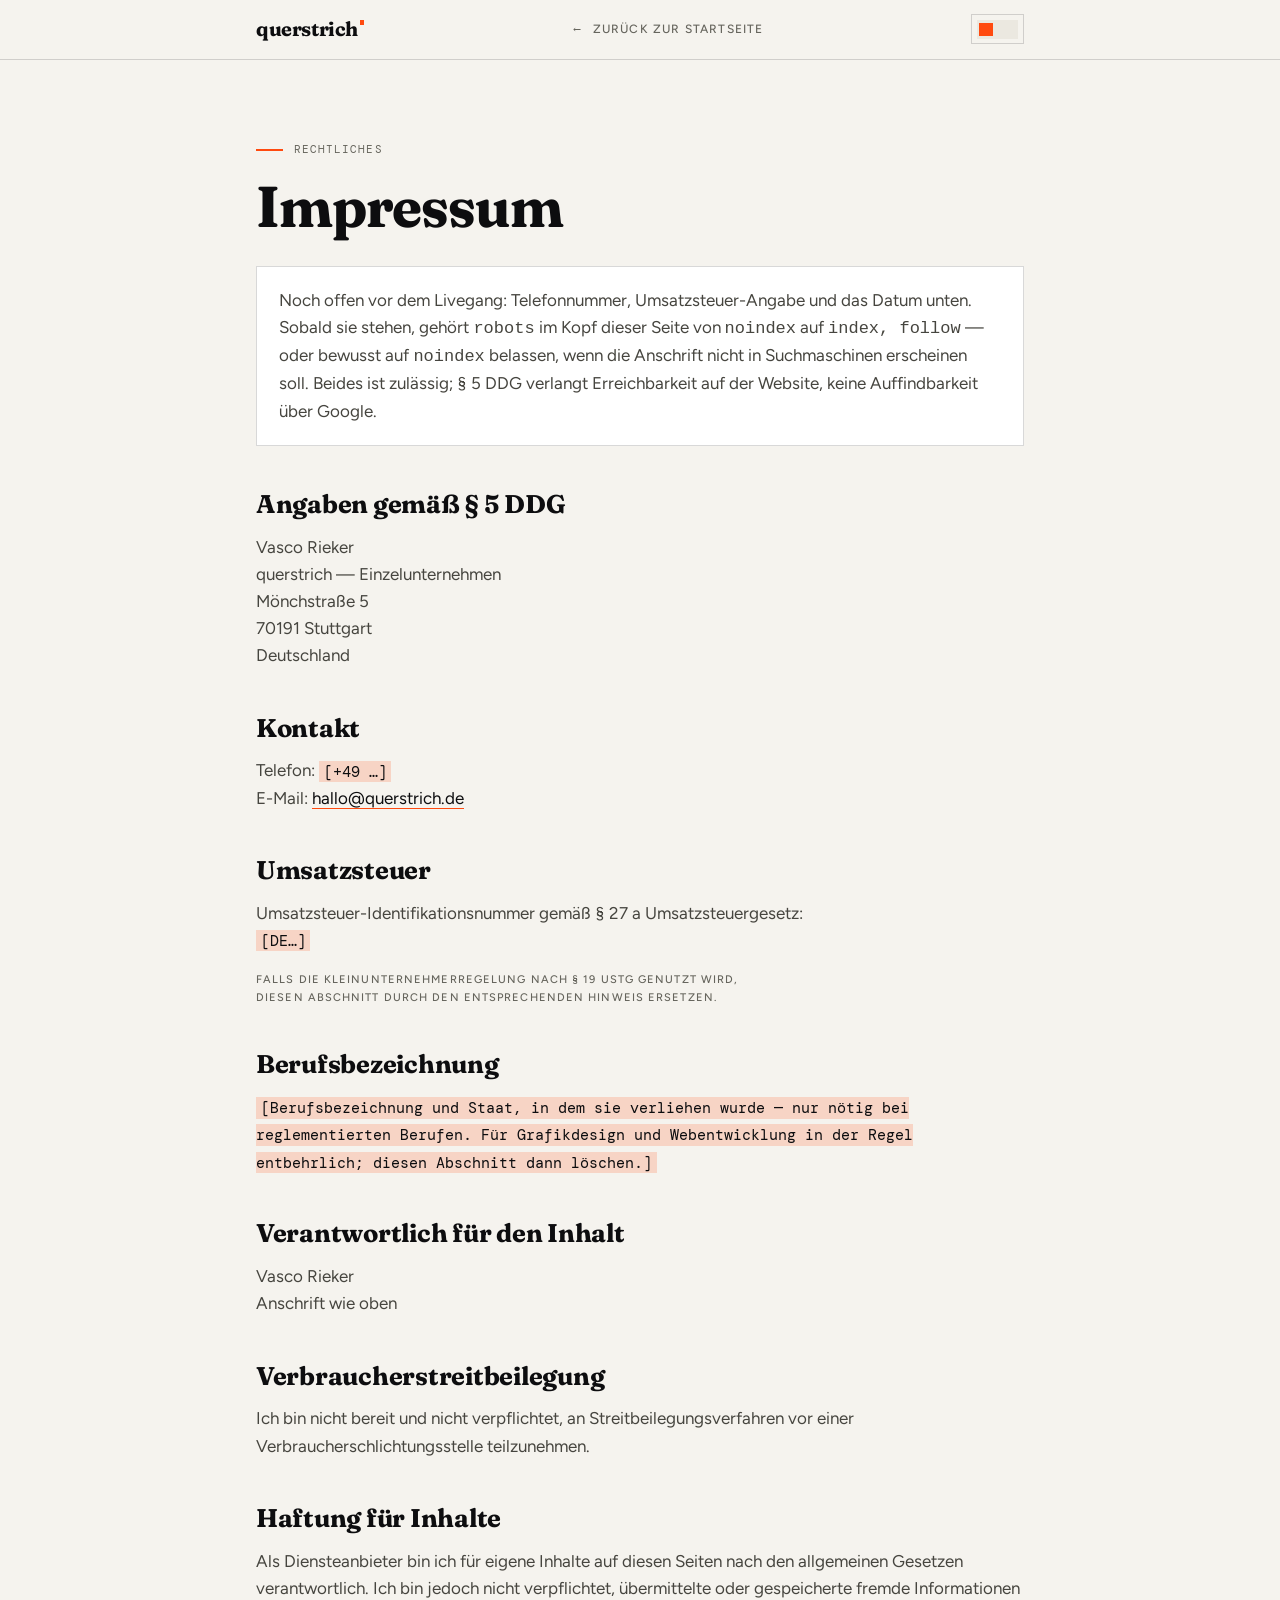
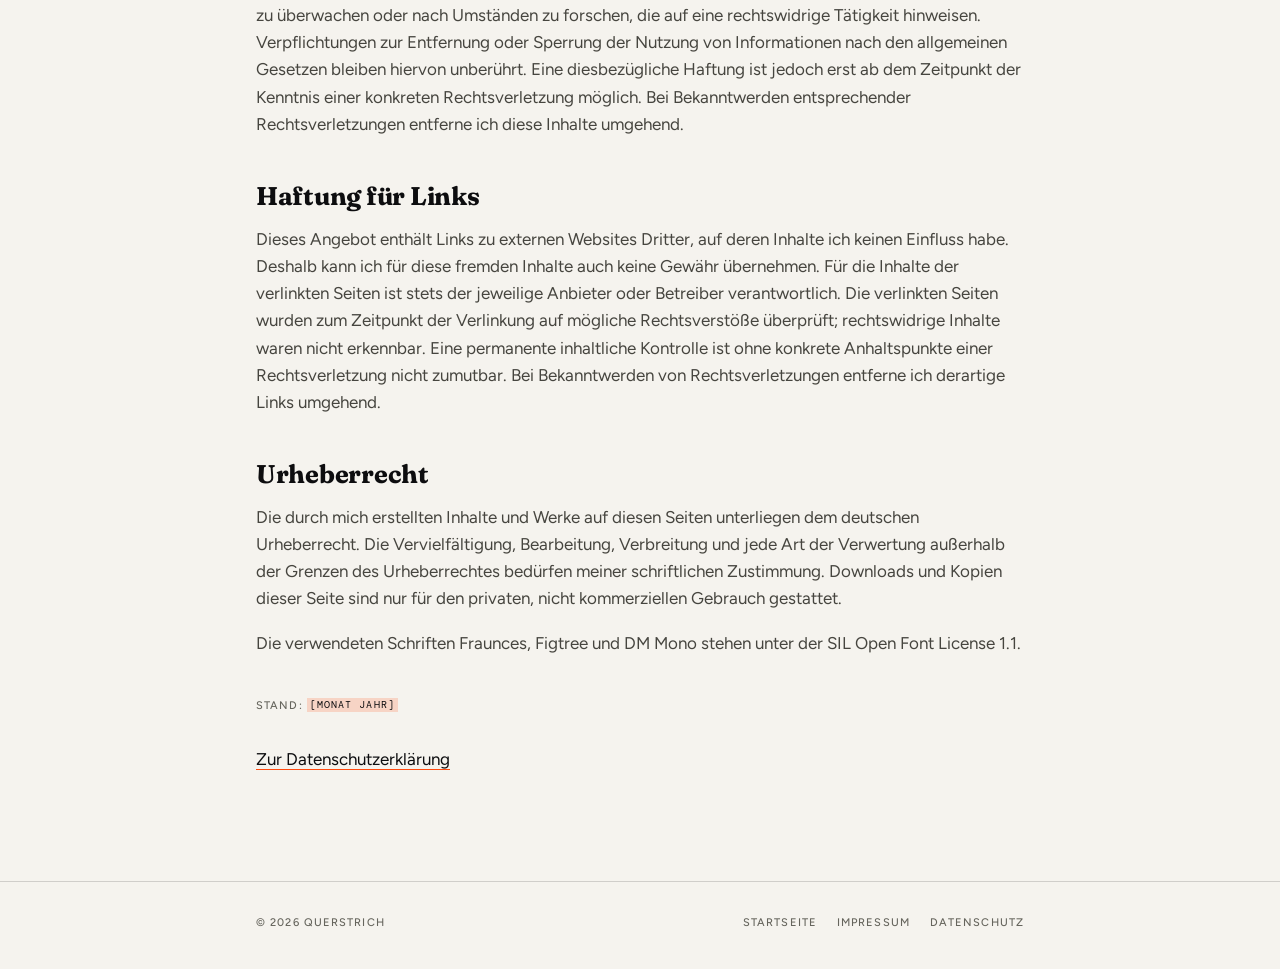
<file: impressum.html>
<!DOCTYPE html>
<html lang="de" data-thema="hell">
<head>
<meta charset="utf-8">
<meta name="viewport" content="width=device-width, initial-scale=1, viewport-fit=cover">
<title>Impressum — querstrich</title>
<meta name="description" content="Anbieterkennzeichnung nach § 5 DDG.">
<!-- VOR DEM LIVEGANG: Sobald alle Platzhalter ersetzt sind, die nächste
     Zeile auf "index, follow" stellen. Eine unfertige Pflichtseite
     gehört nicht in den Suchindex. -->
<meta name="robots" content="noindex, follow">
<meta http-equiv="Content-Security-Policy" content="default-src 'self'; style-src 'self' 'unsafe-inline'; script-src 'self' 'unsafe-inline'; img-src 'self' data:; font-src 'self'; connect-src 'none'; form-action 'self'; base-uri 'none'; object-src 'none'; frame-src 'none'">
<meta name="referrer" content="strict-origin-when-cross-origin">
<meta name="theme-color" content="#F5F3EE">
<link rel="canonical" href="https://vroind-ausm-all.github.io/Querstrich./impressum.html">
<script>
(function(){try{var t=localStorage.getItem('qs-thema');if(t==='hell'||t==='dunkel')document.documentElement.dataset.thema=t;}catch(e){}})();
</script>
<!-- Die Displayschrift traegt die Ueberschrift und damit das LCP-Element. Mit
     font-display:optional hat der Browser nur ein kurzes Zeitfenster, sie zu
     nutzen — ohne Preload verpasst er es auf langsamen Verbindungen und die
     Seite bleibt bei der Ersatzschrift. Nur der Latin-Schnitt, latin-ext wird
     auf dieser Seite nicht gebraucht. -->
<link rel="preload" href="assets/fonts/fraunces-latin.woff2" as="font" type="font/woff2" crossorigin>
<link rel="icon" href="data:image/svg+xml,%3Csvg xmlns='http://www.w3.org/2000/svg' viewBox='0 0 64 64'%3E%3Cstyle%3E.b%7Bfill:%23141416%7D.s%7Bfill:%23F7F5F0%7D@media(prefers-color-scheme:dark)%7B.b%7Bfill:%23F4F3EF%7D.s%7Bfill:%230B0B0D%7D%7D%3C/style%3E%3Cpath class='b' d='M32 4C17 4 6 15.4 6 30.2s11 26.2 26 26.2c3.9 0 7.6-.8 10.9-2.3l7.7 4.4c2.6 1.5 5.6-1.4 4.1-4l-4.1-7.1C55.1 42.6 58 36.8 58 30.2 58 15.4 47 4 32 4Z'/%3E%3Cg class='s' transform='skewX(-14)'%3E%3Crect x='28.5' y='16' width='8.6' height='30' rx='2.4'/%3E%3Crect x='42' y='16' width='8.6' height='30' rx='2.4'/%3E%3C/g%3E%3C/svg%3E">
<link rel="stylesheet" href="assets/recht.css">

<!-- Einwilligung. consent.js setzt die Consent-Mode-Vorgaben (alles
     "denied") und entscheidet danach, was ueberhaupt laden darf.

     ACHTUNG bei Aenderungen: defer ist hier nur deshalb unbedenklich,
     weil consent.js die Google-Tags SELBST nachlaedt — die Vorgabe
     steht damit zwangslaeufig vor ihnen im dataLayer. Wer spaeter ein
     GTM- oder gtag-Snippet von Hand in den Kopf setzt, kehrt diese
     Reihenfolge um: Google wertet den ersten Aufruf dann als fehlende
     Einwilligung. In dem Fall gehoert dieses Script wieder blockierend
     davor, oder besser: das Snippet bleibt weg und die Kennung kommt
     in consent.js. -->
<!-- Setzt die E-Mail-Adresse erst im Browser zusammen. Ohne JavaScript
     bleibt sie als "hallo(at)querstrich.de" lesbar stehen. -->
<script src="assets/mailschutz.js" defer></script>
<link rel="stylesheet" href="assets/consent.css">
<script src="assets/consent.js" defer></script>
</head>
<body>

<a class="nur-sr" href="#inhalt">Zum Inhalt springen</a>

<header class="kopf">
  <div class="wrap kopf-inner">
    <a class="marke" href="index.html" aria-label="querstrich — zur Startseite">
      querstrich<span class="marke-sq" aria-hidden="true"></span>
    </a>
    <a class="zurueck" href="index.html"><span aria-hidden="true">←</span> zurück zur Startseite</a>
    <button class="schalter" id="schalter" type="button" aria-pressed="false" aria-label="Auf dunkle Ansicht wechseln">
      <span class="schalter-spur" aria-hidden="true"><span class="schalter-knopf"></span></span>
    </button>
  </div>
</header>

<main id="inhalt">
  <div class="wrap">
    <p class="label">Rechtliches</p>
    <h1>Impressum</h1>
    <div class="kasten">
      <p>Noch offen vor dem Livegang: Telefonnummer, Umsatzsteuer-Angabe und das Datum unten.
      Sobald sie stehen, gehört <code>robots</code> im Kopf dieser Seite von <code>noindex</code>
      auf <code>index, follow</code> — oder bewusst auf <code>noindex</code> belassen, wenn die
      Anschrift nicht in Suchmaschinen erscheinen soll. Beides ist zulässig; § 5 DDG verlangt
      Erreichbarkeit auf der Website, keine Auffindbarkeit über Google.</p>
    </div>

    <h2>Angaben gemäß § 5 DDG</h2>
    <p>
      Vasco Rieker<br>
      querstrich — Einzelunternehmen<br>
      Mönchstraße 5<br>
      70191 Stuttgart<br>
      Deutschland
    </p>

    <h2>Kontakt</h2>
    <p>
      Telefon: <span class="pl">[+49 …]</span><br>
      E-Mail: <span class="link mailto" data-b="hallo" data-h="querstrich.de">hallo(at)querstrich.de</span>
    </p>

    <h2>Umsatzsteuer</h2>
    <p>
      Umsatzsteuer-Identifikationsnummer gemäß § 27 a Umsatzsteuergesetz:<br>
      <span class="pl">[DE…]</span>
    </p>
    <p class="stand">Falls die Kleinunternehmerregelung nach § 19 UStG genutzt wird, diesen Abschnitt durch den entsprechenden Hinweis ersetzen.</p>

    <h2>Berufsbezeichnung</h2>
    <p><span class="pl">[Berufsbezeichnung und Staat, in dem sie verliehen wurde — nur nötig bei reglementierten Berufen. Für Grafikdesign und Webentwicklung in der Regel entbehrlich; diesen Abschnitt dann löschen.]</span></p>

    <h2>Verantwortlich für den Inhalt</h2>
    <p>
      Vasco Rieker<br>
      Anschrift wie oben
    </p>

    <h2>Verbraucherstreitbeilegung</h2>
    <p>Ich bin nicht bereit und nicht verpflichtet, an Streitbeilegungsverfahren vor einer Verbraucherschlichtungsstelle teilzunehmen.</p>

    <h2>Haftung für Inhalte</h2>
    <p>Als Diensteanbieter bin ich für eigene Inhalte auf diesen Seiten nach den allgemeinen Gesetzen verantwortlich. Ich bin jedoch nicht verpflichtet, übermittelte oder gespeicherte fremde Informationen zu überwachen oder nach Umständen zu forschen, die auf eine rechtswidrige Tätigkeit hinweisen. Verpflichtungen zur Entfernung oder Sperrung der Nutzung von Informationen nach den allgemeinen Gesetzen bleiben hiervon unberührt. Eine diesbezügliche Haftung ist jedoch erst ab dem Zeitpunkt der Kenntnis einer konkreten Rechtsverletzung möglich. Bei Bekanntwerden entsprechender Rechtsverletzungen entferne ich diese Inhalte umgehend.</p>

    <h2>Haftung für Links</h2>
    <p>Dieses Angebot enthält Links zu externen Websites Dritter, auf deren Inhalte ich keinen Einfluss habe. Deshalb kann ich für diese fremden Inhalte auch keine Gewähr übernehmen. Für die Inhalte der verlinkten Seiten ist stets der jeweilige Anbieter oder Betreiber verantwortlich. Die verlinkten Seiten wurden zum Zeitpunkt der Verlinkung auf mögliche Rechtsverstöße überprüft; rechtswidrige Inhalte waren nicht erkennbar. Eine permanente inhaltliche Kontrolle ist ohne konkrete Anhaltspunkte einer Rechtsverletzung nicht zumutbar. Bei Bekanntwerden von Rechtsverletzungen entferne ich derartige Links umgehend.</p>

    <h2>Urheberrecht</h2>
    <p>Die durch mich erstellten Inhalte und Werke auf diesen Seiten unterliegen dem deutschen Urheberrecht. Die Vervielfältigung, Bearbeitung, Verbreitung und jede Art der Verwertung außerhalb der Grenzen des Urheberrechtes bedürfen meiner schriftlichen Zustimmung. Downloads und Kopien dieser Seite sind nur für den privaten, nicht kommerziellen Gebrauch gestattet.</p>
    <p>Die verwendeten Schriften Fraunces, Figtree und DM Mono stehen unter der SIL Open Font License 1.1.</p>

    <p class="stand" style="margin-top:2.5rem">Stand: <span class="pl">[Monat Jahr]</span></p>

    <p style="margin-top:2rem"><a class="link" href="datenschutz.html">Zur Datenschutzerklärung</a></p>
  </div>
</main>

<footer class="fuss">
  <div class="wrap fuss-inner">
    <span>© <span id="jahr">2026</span> querstrich</span>
    <nav aria-label="Rechtliches">
      <a href="index.html">startseite</a>
      <a href="impressum.html">impressum</a>
      <a href="datenschutz.html">datenschutz</a>
    </nav>
  </div>
</footer>

<script>
(function(){
  var schalter = document.getElementById('schalter');
  function setzen(t, merken){
    document.documentElement.dataset.thema = t;
    var dunkel = t === 'dunkel';
    schalter.setAttribute('aria-pressed', String(dunkel));
    schalter.setAttribute('aria-label', dunkel ? 'Auf helle Ansicht wechseln' : 'Auf dunkle Ansicht wechseln');
    var meta = document.querySelector('meta[name="theme-color"]');
    if(meta) meta.setAttribute('content', dunkel ? '#0B0B0D' : '#F5F3EE');
    if(merken){ try{ localStorage.setItem('qs-thema', t); }catch(e){} }
  }
  setzen(document.documentElement.dataset.thema === 'dunkel' ? 'dunkel' : 'hell', false);
  schalter.addEventListener('click', function(){
    setzen(document.documentElement.dataset.thema === 'dunkel' ? 'hell' : 'dunkel', true);
  });
  document.getElementById('jahr').textContent = new Date().getFullYear();
})();
</script>
</body>
</html>
</file>
<file: assets/consent.css>
/* ════════════════════════════════════════════════════════════════
   Einwilligungsbanner
   Nutzt die Token der Seite (--papier, --tinte, --akzent …), damit es
   Teil der Gestaltung ist und nicht wie ein eingekaufter Fremdkörper
   wirkt. Erscheint nur, wenn in consent.js tatsächlich ein Werkzeug
   eingetragen ist, das eine Einwilligung braucht.
   ════════════════════════════════════════════════════════════════ */

.cmp{
  display:none;
  position:fixed;
  left:var(--gutter,1.25rem); right:var(--gutter,1.25rem);
  bottom:calc(var(--gutter,1.25rem) + env(safe-area-inset-bottom,0px));
  z-index:9000;
  background:var(--papier-2,#fff);
  border:1px solid var(--linie,rgba(13,13,15,.16));
  box-shadow:var(--schatten,0 26px 64px -34px rgba(17,17,19,.45));
  transform:translateY(1.5rem);
  opacity:0;
  transition:transform .55s var(--ease,cubic-bezier(.76,0,.24,1)),opacity .45s ease;
}
.cmp.da{display:block}
.cmp.hoch{transform:none;opacity:1}

.cmp-innen{
  width:min(52rem,100%);
  margin-inline:auto;
  padding:clamp(1.2rem,3vw,1.75rem);
}

.cmp-titel{
  font-family:var(--display,sans-serif);font-weight:800;
  font-optical-sizing:auto;font-variation-settings:var(--wonk,normal);
  font-size:clamp(1.15rem,2.2vw,1.5rem);
  line-height:var(--lh-eng,1.15);letter-spacing:var(--sp-eng,-.015em);
  color:var(--tinte,#0D0D0F);
  margin:0 0 .55rem;
}
.cmp-text{
  font-size:var(--t-m,.9375rem);line-height:var(--lh-text,1.6);
  color:var(--tinte-2,#46453F);max-width:62ch;margin:0 0 1.15rem;
}
.cmp-text a{color:var(--tinte,#0D0D0F);border-bottom:1px solid var(--akzent,#FF4A0F)}
.cmp-text a:hover{background:color-mix(in srgb,var(--akzent,#FF4A0F) 14%,transparent)}

/* ── Kategorien ───────────────────────────────────────────────── */
.cmp-kats{
  border-top:1px solid var(--linie-s,rgba(13,13,15,.07));
  margin-bottom:1.15rem;
}
.cmp-kat{
  display:flex;gap:.8rem;align-items:flex-start;
  padding:.95rem 0;
  border-bottom:1px solid var(--linie-s,rgba(13,13,15,.07));
  cursor:pointer;
}
.cmp-kat input{
  appearance:none;-webkit-appearance:none;
  width:1.15rem;height:1.15rem;flex:none;margin-top:.15rem;
  border:1px solid var(--linie,rgba(13,13,15,.16));
  background:var(--papier,#F5F3EE);
  cursor:pointer;transition:background .25s ease,border-color .25s ease;
}
.cmp-kat input:checked{background:var(--akzent,#FF4A0F);border-color:var(--akzent,#FF4A0F)}
.cmp-kat input:checked::after{
  content:"";display:block;width:.34rem;height:.62rem;margin:.07rem auto 0;
  border:solid var(--auf-akzent,#1A0A02);border-width:0 2px 2px 0;transform:rotate(42deg);
}
.cmp-kat input:disabled{opacity:.55;cursor:default}
.cmp-kat input:focus-visible{outline:2px solid var(--akzent,#FF4A0F);outline-offset:3px}
.cmp-kat b{
  display:block;font-family:var(--sans,sans-serif);font-weight:600;
  font-size:var(--t-s,.875rem);color:var(--tinte,#0D0D0F);margin-bottom:.2rem;
}
.cmp-kat b i{
  font-style:normal;font-weight:500;font-size:var(--t-3xs,.6875rem);
  letter-spacing:var(--sp-versal,.1em);text-transform:uppercase;
  color:var(--tinte-3,#6F6E65);margin-left:.4rem;
}
.cmp-kat em{
  display:block;font-style:normal;
  font-size:var(--t-xs,.8125rem);line-height:var(--lh-text,1.6);
  color:var(--tinte-2,#46453F);max-width:64ch;
}

/* ── Knöpfe ───────────────────────────────────────────────────────
   „Nur notwendige" und „Alle annehmen" sind bewusst gleich gross,
   gleich kontrastreich und gleich weit vorn. Ein hervorgehobener
   Zustimmungsknopf neben einem blassen Ablehnen-Link waere ein
   irrefuehrendes Gestaltungsmuster — und eine so eingesammelte
   Einwilligung traegt die Daten nicht, die auf ihr aufbauen.     */
.cmp-knoepfe{display:flex;flex-wrap:wrap;gap:.7rem;align-items:center}
.cmp-knoepfe .knopf{flex:1 1 13rem;justify-content:center}
.cmp-mehr{
  flex:0 0 auto;
  font-family:var(--sans,sans-serif);font-weight:500;
  font-size:var(--t-2xs,.75rem);letter-spacing:var(--sp-versal,.1em);
  text-transform:uppercase;color:var(--tinte-3,#6F6E65);
  border-bottom:1px solid var(--linie,rgba(13,13,15,.16));
  padding-bottom:.15rem;transition:color .3s ease,border-color .3s ease;
}
.cmp-mehr:hover{color:var(--tinte,#0D0D0F);border-bottom-color:var(--akzent,#FF4A0F)}
.cmp-knoepfe--wahl{margin-top:.8rem}
.cmp-knoepfe--wahl .knopf{flex:0 1 16rem}

@media (max-width:34rem){
  .cmp-knoepfe .knopf{flex:1 1 100%}
  .cmp-mehr{flex:1 1 100%;text-align:center;border-bottom:0;padding-top:.35rem}
}
@media (prefers-reduced-motion:reduce){
  .cmp{transition-duration:.001ms}
}
</file>
<file: assets/recht.css>
/* ════════════════════════════════════════════════════════════════
   Textseiten (Datenschutz, Impressum)
   Dieselben Token wie index.html, nur der Teil, den eine Textseite
   braucht. Schriften liegen lokal unter assets/fonts/.
   ════════════════════════════════════════════════════════════════ */

/* ── Schriften ────────────────────────────────────────────────── */
@font-face{font-family:'Fraunces';font-style:normal;font-weight:300 900;font-display:optional;
  src:url(fonts/fraunces-latin.woff2) format('woff2');unicode-range:U+0000-00FF,U+0131,U+0152-0153,U+02BB-02BC,U+02C6,U+02DA,U+02DC,U+0304,U+0308,U+0329,U+2000-206F,U+20AC,U+2122,U+2191,U+2193,U+2212,U+2215,U+FEFF,U+FFFD;}
@font-face{font-family:'Fraunces';font-style:normal;font-weight:300 900;font-display:optional;
  src:url(fonts/fraunces-latin-ext.woff2) format('woff2');unicode-range:U+0100-02BA,U+02BD-02C5,U+02C7-02CC,U+02CE-02D7,U+02DD-02FF,U+0304,U+0308,U+0329,U+1D00-1DBF,U+1E00-1E9F,U+1EF2-1EFF,U+2020,U+20A0-20AB,U+20AD-20C0,U+2113,U+2C60-2C7F,U+A720-A7FF;}
@font-face{font-family:'Figtree';font-style:normal;font-weight:300 900;font-display:swap;
  src:url(fonts/figtree-latin.woff2) format('woff2');unicode-range:U+0000-00FF,U+0131,U+0152-0153,U+02BB-02BC,U+02C6,U+02DA,U+02DC,U+0304,U+0308,U+0329,U+2000-206F,U+20AC,U+2122,U+2191,U+2193,U+2212,U+2215,U+FEFF,U+FFFD;}
@font-face{font-family:'Figtree';font-style:normal;font-weight:300 900;font-display:swap;
  src:url(fonts/figtree-latin-ext.woff2) format('woff2');unicode-range:U+0100-02BA,U+02BD-02C5,U+02C7-02CC,U+02CE-02D7,U+02DD-02FF,U+0304,U+0308,U+0329,U+1D00-1DBF,U+1E00-1E9F,U+1EF2-1EFF,U+2020,U+20A0-20AB,U+20AD-20C0,U+2113,U+2C60-2C7F,U+A720-A7FF;}
@font-face{font-family:'DM Mono';font-style:normal;font-weight:400;font-display:swap;
  src:url(fonts/dm-mono-latin.woff2) format('woff2');unicode-range:U+0000-00FF,U+0131,U+0152-0153,U+02BB-02BC,U+02C6,U+02DA,U+02DC,U+0304,U+0308,U+0329,U+2000-206F,U+20AC,U+2122,U+2191,U+2193,U+2212,U+2215,U+FEFF,U+FFFD;}

@font-face{font-family:'Fraunces Fallback';src:local('Georgia'),local('Times New Roman'),local('Liberation Serif');size-adjust:100%}
@font-face{font-family:'Figtree Fallback';src:local('Arial'),local('Helvetica'),local('Liberation Sans');size-adjust:100%}

/* ── Token ────────────────────────────────────────────────────── */
:root{
  --papier:#F5F3EE; --papier-2:#FFFFFF; --papier-3:#EBE8E0;
  --tinte:#0D0D0F; --tinte-2:#46453F; --tinte-3:#66655D;
  --linie:rgba(13,13,15,.16); --linie-s:rgba(13,13,15,.07);
  --akzent:#FF4A0F; --akzent-text:#B83605; --auf-akzent:#1A0A02;
  --display:"Fraunces","Fraunces Fallback",Georgia,serif;
  --wonk:"SOFT" 40, "WONK" 1;
  --sans:"Figtree","Figtree Fallback",-apple-system,BlinkMacSystemFont,"Segoe UI",sans-serif;
  --mono:"DM Mono",ui-monospace,Menlo,monospace;
  /* Dieselbe Skala wie index.html — die Rechtsseiten sollen nicht wie
     ein anderes Projekt aussehen. */
  --t-3xs:.6875rem; --t-2xs:.75rem; --t-xs:.8125rem; --t-s:.875rem;
  --t-m:.9375rem; --t-base:1.0625rem; --t-l:1.1875rem; --t-xl:1.375rem;
  --sp-display:-.02em; --sp-eng:-.01em; --sp-ui:0; --sp-versal:.1em;
  --lh-display:.96; --lh-eins:1; --lh-eng:1.15; --lh-ui:1.3; --lh-text:1.6;
  --breite:normal;
  --gutter:clamp(1.25rem,4vw,3rem);
  --ease:cubic-bezier(.76,0,.24,1);
}
[data-thema="dunkel"]{
  --papier:#0B0B0D; --papier-2:#131317; --papier-3:#1B1B21;
  --tinte:#F4F3EF; --tinte-2:#A8A79E; --tinte-3:#88877F;
  --linie:rgba(244,243,239,.15); --linie-s:rgba(244,243,239,.07);
  --akzent:#FF5A22; --akzent-text:#FF7C4A; --auf-akzent:#0B0B0D;
}

/* ── Grundgerüst ──────────────────────────────────────────────── */
*,*::before,*::after{box-sizing:border-box;margin:0;padding:0}
html{-webkit-text-size-adjust:100%;scroll-behavior:smooth;background:var(--papier)}
body{
  background:var(--papier);color:var(--tinte);font-family:var(--sans);
  font-size:var(--t-base);line-height:var(--lh-text);-webkit-font-smoothing:antialiased;
  transition:background .5s ease,color .5s ease;
}
a{color:inherit;text-decoration:none}
button{background:none;border:0;cursor:pointer;font:inherit;color:inherit}
::selection{background:var(--akzent);color:var(--auf-akzent)}
:focus-visible{outline:2px solid var(--akzent);outline-offset:4px}
.wrap{width:min(48rem,100% - var(--gutter)*2);margin-inline:auto}
.nur-sr{position:absolute;width:1px;height:1px;overflow:hidden;clip:rect(0 0 0 0);white-space:nowrap}

/* ── Marke & Kopf ─────────────────────────────────────────────── */
.marke{
  display:inline-flex;align-items:flex-start;gap:.08em;font-family:var(--display);
  font-weight:700;font-optical-sizing:auto;font-variation-settings:var(--wonk);letter-spacing:var(--sp-display);
  line-height:var(--lh-eins);text-transform:lowercase;font-size:1.25rem;
}
.marke-sq{display:block;width:.23em;height:.23em;background:var(--akzent);flex:none;margin-top:.05em;
  transition:transform .45s cubic-bezier(.2,.8,.2,1)}
.marke:hover .marke-sq{transform:translateY(-.14em) rotate(45deg)}
.kopf{border-bottom:1px solid var(--linie);position:sticky;top:0;z-index:10;
  background:color-mix(in srgb,var(--papier) 88%,transparent);
  backdrop-filter:blur(16px);-webkit-backdrop-filter:blur(16px)}
.kopf-inner{display:flex;align-items:center;justify-content:space-between;gap:1rem;padding:.9rem 0}
.zurueck{font-family:var(--sans);font-weight:500;font-size:var(--t-2xs);letter-spacing:var(--sp-versal);text-transform:uppercase;
  color:var(--tinte-3);display:inline-flex;align-items:center;gap:.5rem;transition:color .3s}
.zurueck:hover{color:var(--akzent-text)}

.schalter{display:inline-flex;align-items:center;gap:.5rem;padding:.3rem;border:1px solid var(--linie)}
.schalter-spur{position:relative;width:2.6rem;height:1.15rem;background:var(--papier-3);flex:none}
.schalter-knopf{position:absolute;top:.15rem;left:.15rem;width:.85rem;height:.85rem;background:var(--akzent);
  transition:transform .38s var(--ease)}
[data-thema="dunkel"] .schalter-knopf{transform:translateX(1.45rem)}

/* ── Typografie ───────────────────────────────────────────────── */
main{padding:clamp(3rem,8vh,5.5rem) 0 clamp(4rem,10vh,7rem)}
.label{font-family:var(--mono);font-size:var(--t-3xs);letter-spacing:var(--sp-versal);text-transform:uppercase;
  color:var(--tinte-3);display:inline-flex;align-items:center;gap:.65rem;margin-bottom:1.25rem}
.label::before{content:"";width:1.7rem;height:2px;background:var(--akzent);flex:none}
h1{font-family:var(--display);font-weight:700;font-optical-sizing:auto;font-variation-settings:var(--wonk);font-size:clamp(2.2rem,6vw,3.6rem);
  line-height:var(--lh-display);letter-spacing:var(--sp-display);margin-bottom:1.25rem}
h2{font-family:var(--display);font-weight:700;font-optical-sizing:auto;font-variation-settings:var(--wonk);font-size:clamp(1.25rem,2.4vw,1.6rem);
  line-height:var(--lh-eng);letter-spacing:var(--sp-eng);margin:2.75rem 0 .9rem;scroll-margin-top:5rem}
h3{font-weight:600;font-size:var(--t-l);line-height:var(--lh-ui);letter-spacing:var(--sp-eng);margin:1.6rem 0 .5rem}
p,li{color:var(--tinte-2);margin-bottom:1em;max-width:70ch}
strong{color:var(--tinte);font-weight:600}
main ul,main ol{padding-left:1.1rem;margin-bottom:1.25em}
main li{margin-bottom:.4em}
.vorspann{font-size:var(--t-l);line-height:var(--lh-text);color:var(--tinte-2);margin-bottom:2rem;max-width:56ch}
a.link{border-bottom:1px solid var(--akzent);color:var(--tinte)}
a.link:hover{background:color-mix(in srgb,var(--akzent) 14%,transparent)}
.stand{font-family:var(--sans);font-weight:500;font-size:var(--t-3xs);letter-spacing:var(--sp-versal);text-transform:uppercase;color:var(--tinte-3)}

/* Platzhalter, die vor dem Livegang ersetzt werden müssen */
.pl{background:color-mix(in srgb,var(--akzent) 18%,transparent);
  padding:.05em .3em;font-family:var(--mono);font-size:.9em;color:var(--tinte)}

/* Hinweiskasten */
.kasten{border:1px solid var(--linie);background:var(--papier-2);padding:1.25rem 1.4rem;margin:2rem 0}
.kasten p:last-child{margin-bottom:0}
.kasten--warn{border-color:var(--akzent);background:color-mix(in srgb,var(--akzent) 7%,transparent)}

/* Inhaltsverzeichnis */
.inhalt{border-top:1px solid var(--linie);border-bottom:1px solid var(--linie);padding:1.25rem 0;margin:2rem 0 2.5rem}
.inhalt ol{list-style:none;padding:0;margin:0;columns:2;column-gap:2rem}
.inhalt li{margin-bottom:.35em;max-width:none}
.inhalt a{font-size:var(--t-m);color:var(--tinte-2);border-bottom:1px solid transparent;transition:.25s}
.inhalt a:hover{color:var(--tinte);border-bottom-color:var(--akzent)}
@media (max-width:40rem){.inhalt ol{columns:1}}

/* ── Fuß ──────────────────────────────────────────────────────── */
.fuss{border-top:1px solid var(--linie);padding:2rem 0 2.5rem;
  font-family:var(--sans);font-weight:500;font-size:var(--t-3xs);letter-spacing:var(--sp-versal);text-transform:uppercase;color:var(--tinte-3)}
.fuss-inner{display:flex;justify-content:space-between;gap:1rem;flex-wrap:wrap}
.fuss a{transition:color .3s}
.fuss a:hover{color:var(--akzent-text)}
.fuss nav{display:flex;gap:1.25rem;flex-wrap:wrap}

@media (prefers-reduced-motion:reduce){
  html{scroll-behavior:auto}
  *,*::before,*::after{transition-duration:.001ms!important;animation-duration:.001ms!important}
}
</file>
